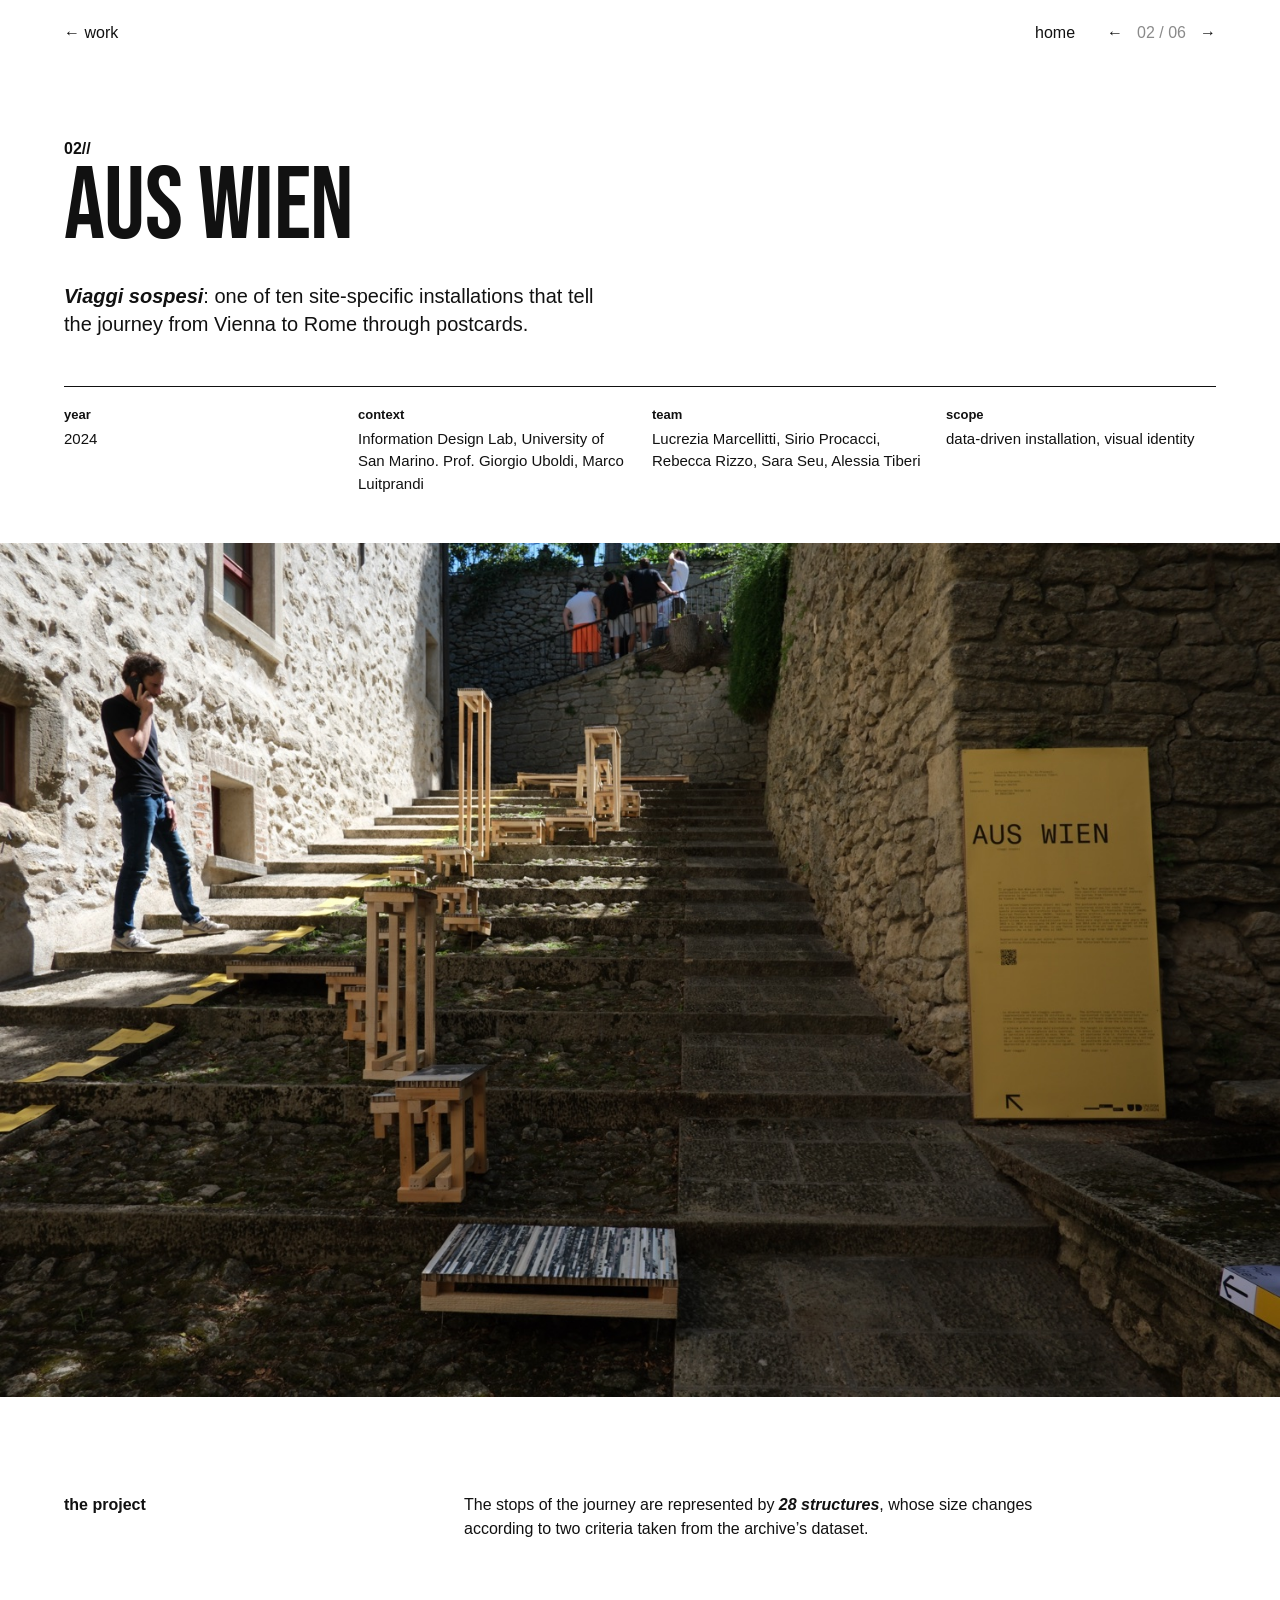
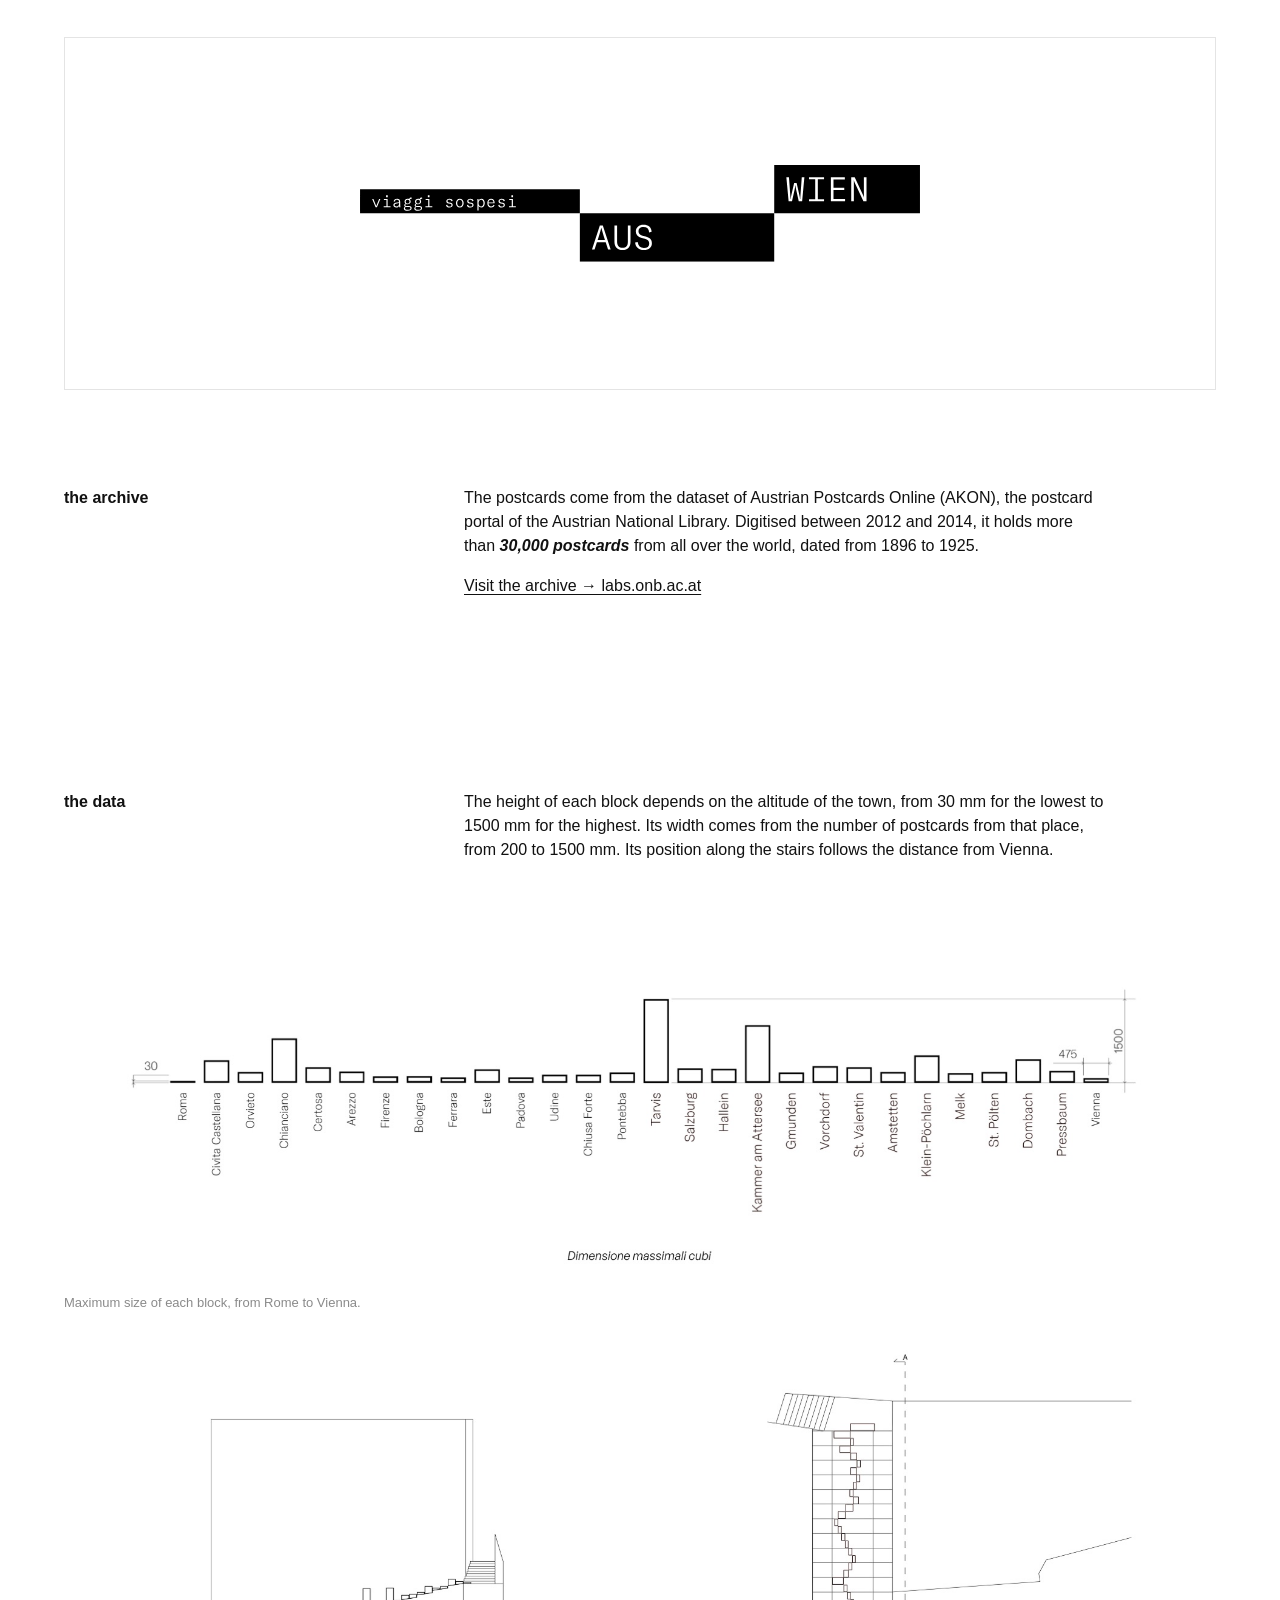
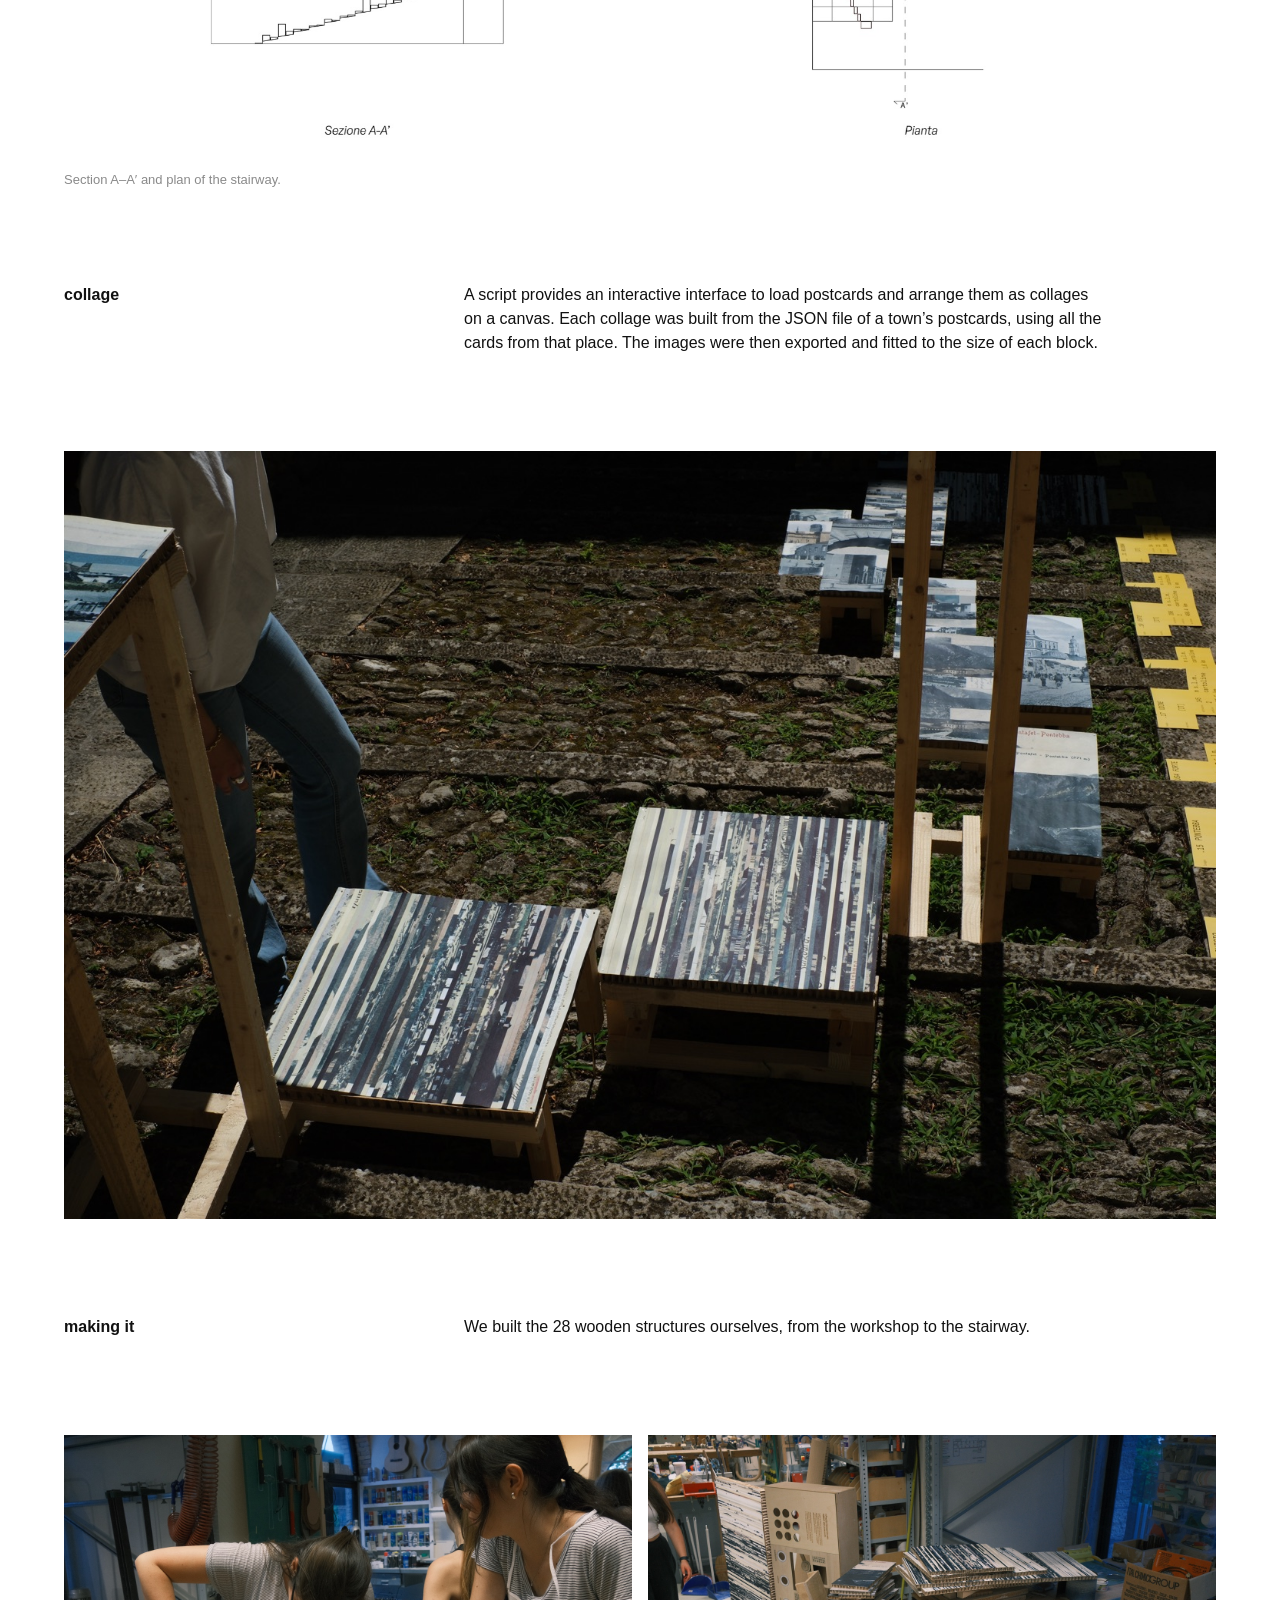
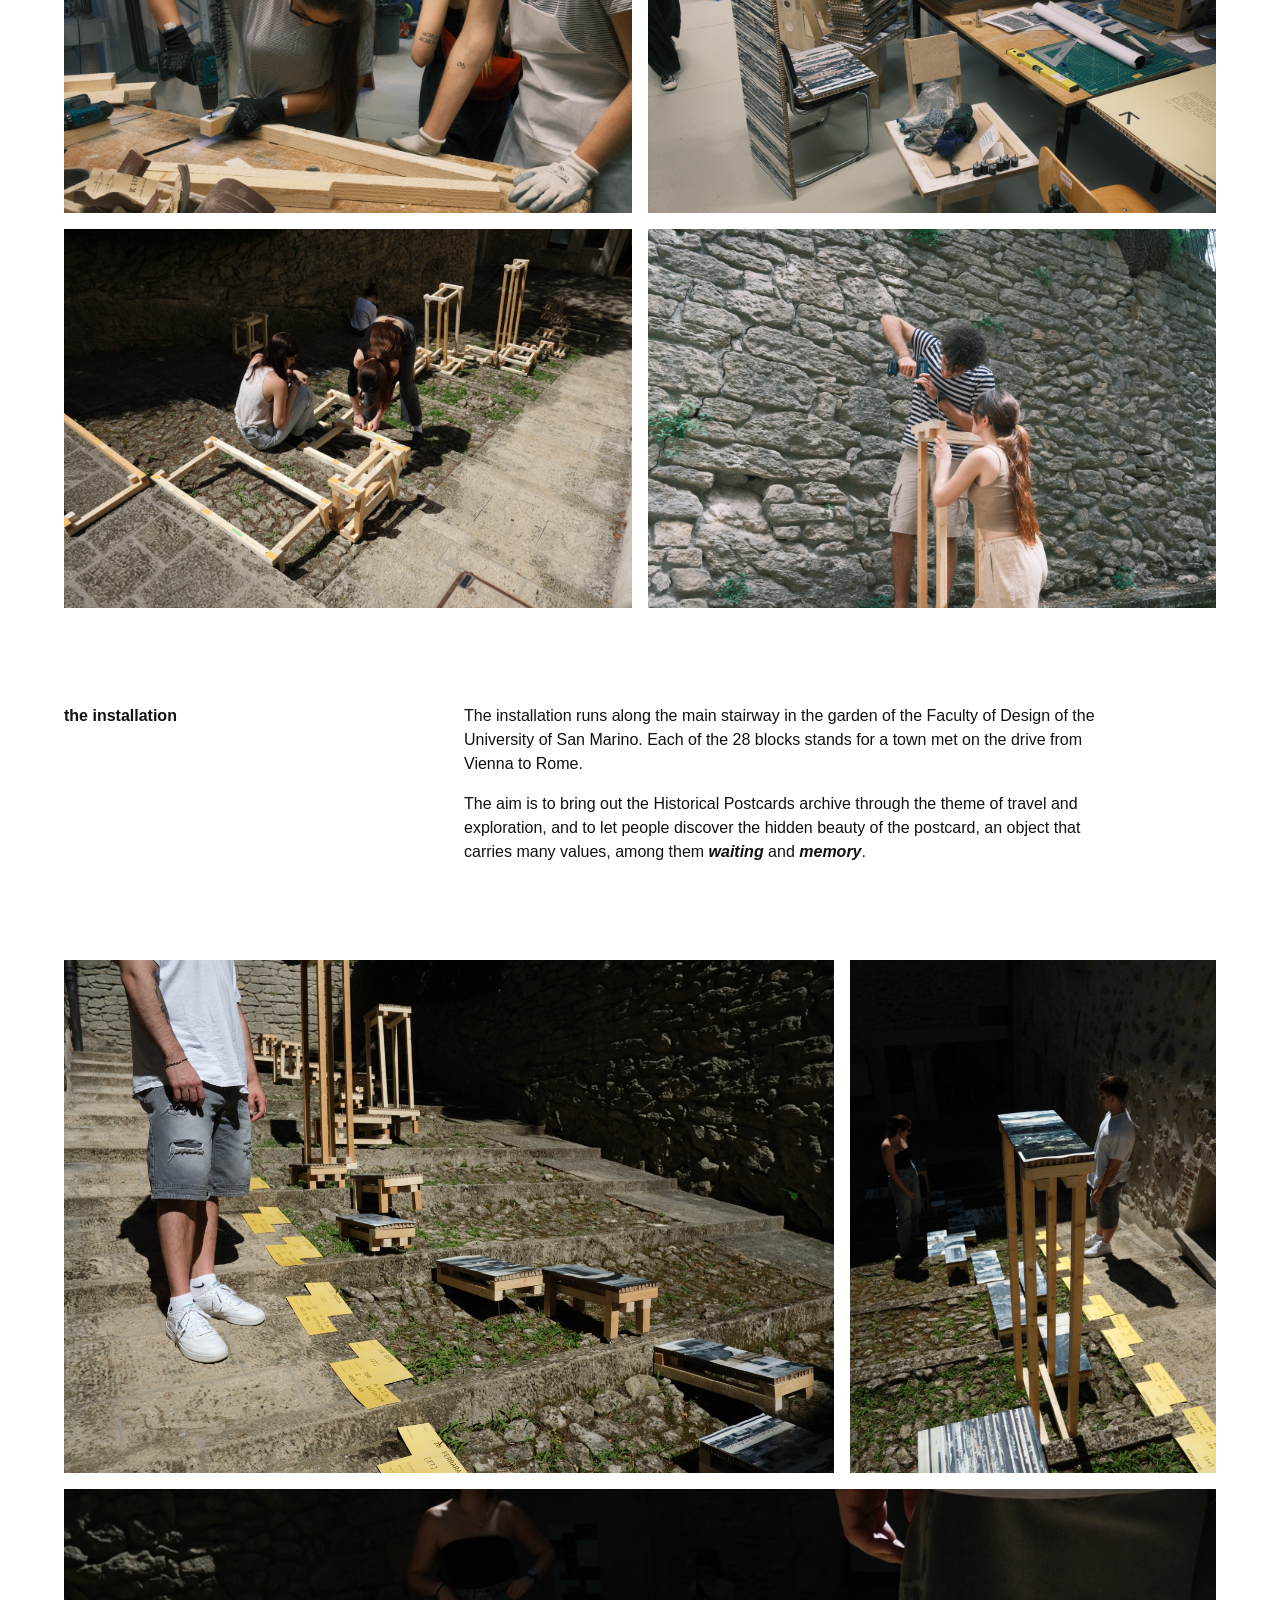
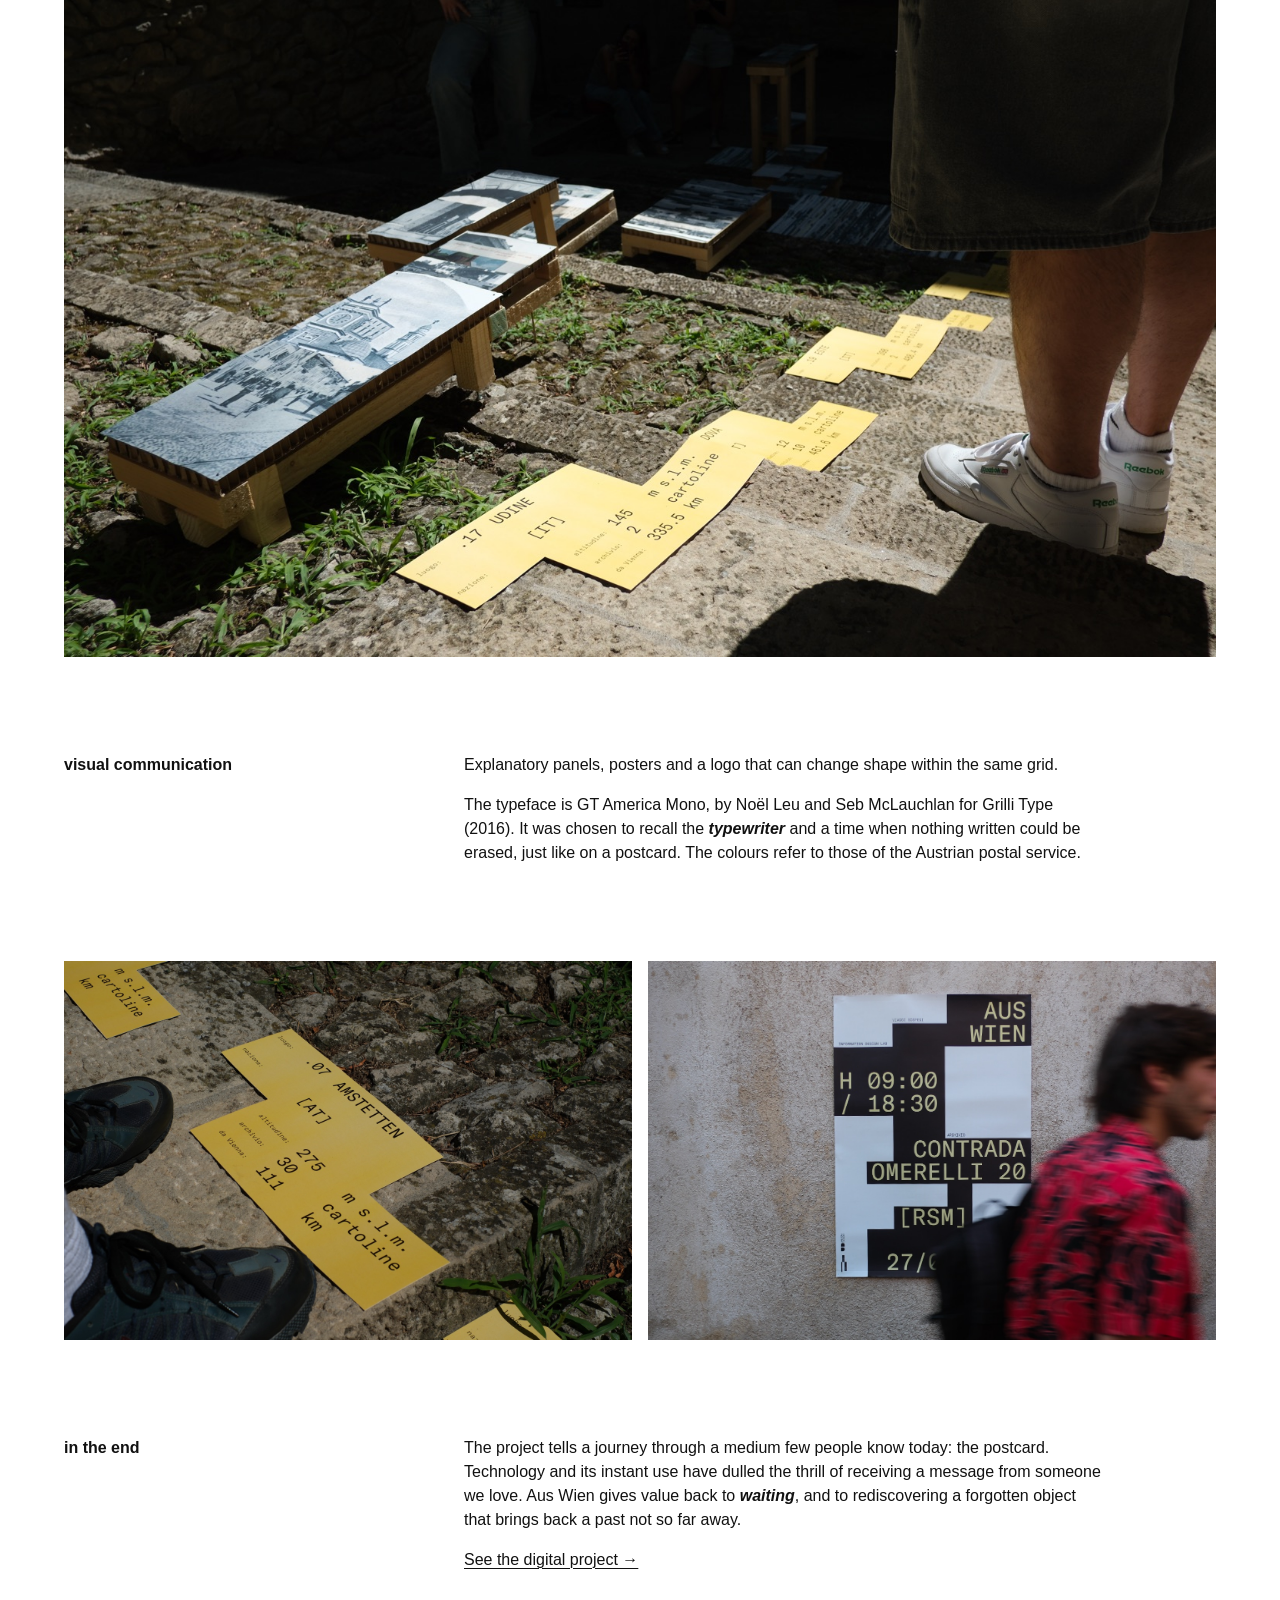
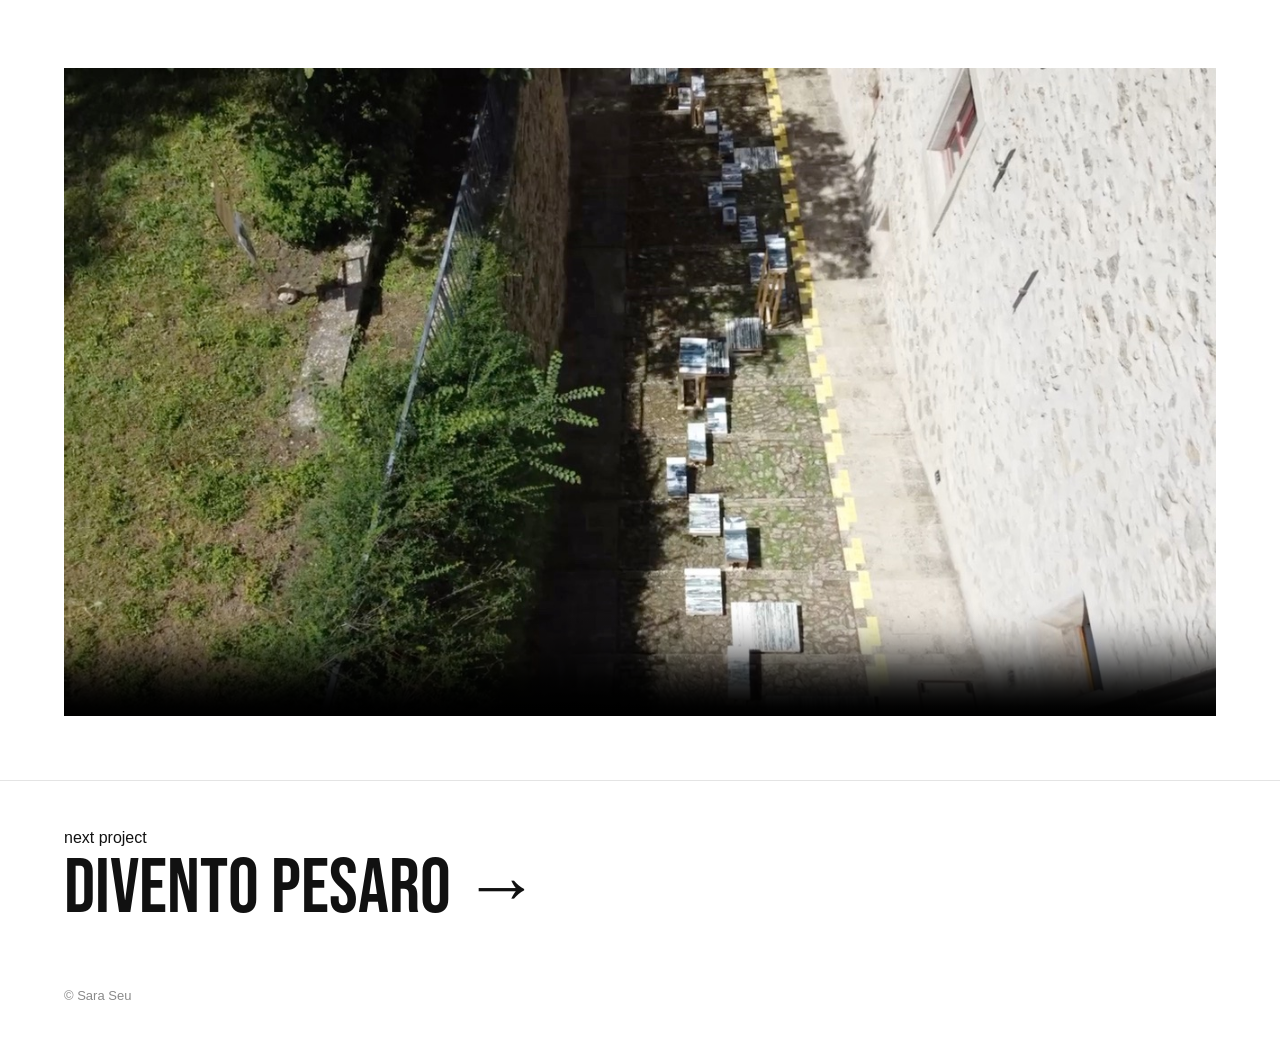
<file: aus-wien.html>
<!doctype html>
<html lang="en">
  <head>
    <meta charset="UTF-8" />
    <meta name="viewport" content="width=device-width, initial-scale=1.0" />
    <title>Aus Wien — Sara Seu</title>
    <meta
      name="description"
      content="Aus Wien, viaggi sospesi: a site-specific installation that tells the journey from Vienna to Rome through historical postcards."
    />
    <link rel="stylesheet" href="project-style.css?v=12" />
  </head>
  <body>
    <header class="topbar">
      <a href="/work">← work</a>
      <nav class="pager" aria-label="Projects">
        <a href="/">home</a>
        <a href="/maeus" aria-label="Previous project: Mæus">←</a>
        <span class="index">02 / 06</span>
        <a href="/divento-pesaro" aria-label="Next project: DiVento Pesaro">→</a>
      </nav>
    </header>

    <main>
      <section class="hero">
        <p class="number">02//</p>
        <h1>Aus Wien</h1>
        <p class="lede">
          <em>Viaggi sospesi</em>: one of ten site-specific installations
          that tell the journey from Vienna to Rome through postcards.
        </p>

        <dl class="meta">
          <div>
            <dt>year</dt>
            <dd>2024</dd>
          </div>
          <div>
            <dt>context</dt>
            <dd>
              Information Design Lab, University of San Marino. Prof.
              Giorgio Uboldi, Marco Luitprandi
            </dd>
          </div>
          <div>
            <dt>team</dt>
            <dd>
              Lucrezia Marcellitti, Sirio Procacci, Rebecca Rizzo, Sara Seu,
              Alessia Tiberi
            </dd>
          </div>
          <div>
            <dt>scope</dt>
            <dd>data-driven installation, visual identity</dd>
          </div>
        </dl>
      </section>

      <figure class="media bleed">
        <img
          src="images/aus-wien/aw-6.jpg"
          alt="The installation along the stone stairway of the faculty garden: wooden structures of different sizes topped with postcard collages, and a yellow Aus Wien panel."
          width="1500"
          height="1000"
        />
      </figure>

      <section class="block">
        <h2>the project</h2>
        <div class="body">
          <p>
            The stops of the journey are represented by
            <em>28 structures</em>, whose size changes according to two
            criteria taken from the archive’s dataset.
          </p>
        </div>
      </section>

      <figure class="panel" style="--panel: #fff; outline: 1px solid var(--line); outline-offset: -1px">
        <img
          src="images/aus-wien/logo.svg"
          alt="The Aus Wien logo: the words viaggi sospesi, AUS and WIEN in white monospaced type on black blocks set on a stepped grid."
          width="1154"
          height="201"
        />
      </figure>

      <section class="block">
        <h2>the archive</h2>
        <div class="body">
          <p>
            The postcards come from the dataset of Austrian Postcards Online
            (AKON), the postcard portal of the Austrian National Library.
            Digitised between 2012 and 2014, it holds more than
            <em>30,000 postcards</em> from all over the world, dated from
            1896 to 1925.
          </p>
          <p>
            <a href="https://labs.onb.ac.at" target="_blank" rel="noopener">Visit the archive → labs.onb.ac.at</a>
          </p>
        </div>
      </section>

      <section class="block">
        <h2>the data</h2>
        <div class="body">
          <p>
            The height of each block depends on the altitude of the town,
            from 30 mm for the lowest to 1500 mm for the highest. Its width
            comes from the number of postcards from that place, from 200 to
            1500 mm. Its position along the stairs follows the distance from
            Vienna.
          </p>
        </div>
      </section>

      <figure class="media">
        <img
          src="images/aus-wien/chart.jpg"
          alt="Chart of the 28 blocks from Roma to Vienna: bar heights vary from 30 to 1500 mm, with the tallest at Tarvis and Kammer am Attersee."
          width="1900"
          height="535"
          loading="lazy"
        />
        <figcaption>Maximum size of each block, from Rome to Vienna.</figcaption>
      </figure>

      <figure class="media">
        <img
          src="images/aus-wien/drawings.jpg"
          alt="Technical drawings: section A-A' showing the blocks climbing the stairway, and a plan of the stairs with the blocks zigzagging along them."
          width="1900"
          height="716"
          loading="lazy"
        />
        <figcaption>Section A–A′ and plan of the stairway.</figcaption>
      </figure>

      <section class="block">
        <h2>collage</h2>
        <div class="body">
          <p>
            A script provides an interactive interface to load postcards and
            arrange them as collages on a canvas. Each collage was built
            from the JSON file of a town’s postcards, using all the cards
            from that place. The images were then exported and fitted to the
            size of each block.
          </p>
        </div>
      </section>

      <figure class="media">
        <img
          src="images/aus-wien/aw-8.jpg"
          alt="Close-up of two wooden blocks topped with black-and-white postcard collages, on the stone steps."
          width="1500"
          height="1000"
          loading="lazy"
        />
      </figure>

      <section class="block">
        <h2>making it</h2>
        <div class="body">
          <p>
            We built the 28 wooden structures ourselves, from the workshop
            to the stairway.
          </p>
        </div>
      </section>

      <div class="pair even">
        <figure class="media">
          <img
            src="images/aus-wien/aw-2.jpg"
            alt="Students in the workshop drilling and assembling wooden frames."
            width="1500"
            height="1000"
            loading="lazy"
          />
        </figure>
        <figure class="media">
          <img
            src="images/aus-wien/aw-4.jpg"
            alt="The workshop with wooden structures and materials laid out on the tables."
            width="1500"
            height="1000"
            loading="lazy"
          />
        </figure>
      </div>

      <div class="pair even">
        <figure class="media">
          <img
            src="images/aus-wien/aw-5.jpg"
            alt="Assembling wooden frames on the stone stairway."
            width="1500"
            height="1000"
            loading="lazy"
          />
        </figure>
        <figure class="media">
          <img
            src="images/aus-wien/aw-3.jpg"
            alt="Two students placing a tall wooden structure against the stone wall."
            width="1500"
            height="1000"
            loading="lazy"
          />
        </figure>
      </div>

      <section class="block">
        <h2>the installation</h2>
        <div class="body">
          <p>
            The installation runs along the main stairway in the garden of
            the Faculty of Design of the University of San Marino. Each of
            the 28 blocks stands for a town met on the drive from Vienna to
            Rome.
          </p>
          <p>
            The aim is to bring out the Historical Postcards archive through
            the theme of travel and exploration, and to let people discover
            the hidden beauty of the postcard, an object that carries many
            values, among them <em>waiting</em> and <em>memory</em>.
          </p>
        </div>
      </section>

      <div class="pair">
        <figure class="media">
          <img
            src="images/aus-wien/aw-10.jpg"
            alt="The stairway with blocks of different heights and yellow labels marking each town."
            width="1500"
            height="1000"
            loading="lazy"
          />
        </figure>
        <figure class="media">
          <img
            src="images/aus-wien/aw-11.jpg"
            alt="Vertical view of a tall wooden block on the stairs, its top covered with a postcard collage."
            width="1000"
            height="1500"
            loading="lazy"
          />
        </figure>
      </div>

      <figure class="media">
        <img
          src="images/aus-wien/aw-9.jpg"
          alt="A low wooden block with a postcard collage and yellow labels on the steps, a visitor walking past."
          width="1500"
          height="1000"
          loading="lazy"
        />
      </figure>

      <section class="block">
        <h2>visual communication</h2>
        <div class="body">
          <p>
            Explanatory panels, posters and a logo that can change shape
            within the same grid.
          </p>
          <p>
            The typeface is GT America Mono, by Noël Leu and Seb McLauchlan
            for Grilli Type (2016). It was chosen to recall the
            <em>typewriter</em> and a time when nothing written could be
            erased, just like on a postcard. The colours refer to those of
            the Austrian postal service.
          </p>
        </div>
      </section>

      <div class="pair even">
        <figure class="media">
          <img
            src="images/aus-wien/aw-7.jpg"
            alt="Yellow town labels on the stone steps in monospaced type: 07 Amstetten (AT), 275 m s.l.m., 30 cartoline, 111 km."
            width="1500"
            height="1000"
            loading="lazy"
          />
        </figure>
        <figure class="media">
          <img
            src="images/aus-wien/poster.jpg"
            alt="The black-and-white Aus Wien poster on a stone wall, with the time, place and date 27/06/2024, a passer-by in front."
            width="1800"
            height="909"
            loading="lazy"
          />
        </figure>
      </div>

      <section class="block">
        <h2>in the end</h2>
        <div class="body">
          <p>
            The project tells a journey through a medium few people know
            today: the postcard. Technology and its instant use have dulled
            the thrill of receiving a message from someone we love. Aus Wien
            gives value back to <em>waiting</em>, and to rediscovering a
            forgotten object that brings back a past not so far away.
          </p>
          <p>
            <a href="https://readymag.website/u3076303496/4854038/" target="_blank" rel="noopener">See the digital project →</a>
          </p>
        </div>
      </section>

      <figure class="media">
        <video
          controls
          preload="none"
          playsinline
          poster="images/aus-wien/video-poster.jpg"
          width="1280"
          height="720"
        >
          <source src="images/aus-wien/aus-wien.mp4" type="video/mp4" />
        </video>
      </figure>

      <a class="next" href="/divento-pesaro">
        <small>next project</small>
        <strong>DiVento Pesaro</strong>
      </a>
    </main>

    <footer class="credits">© Sara Seu</footer>
  </body>
</html>
</file>
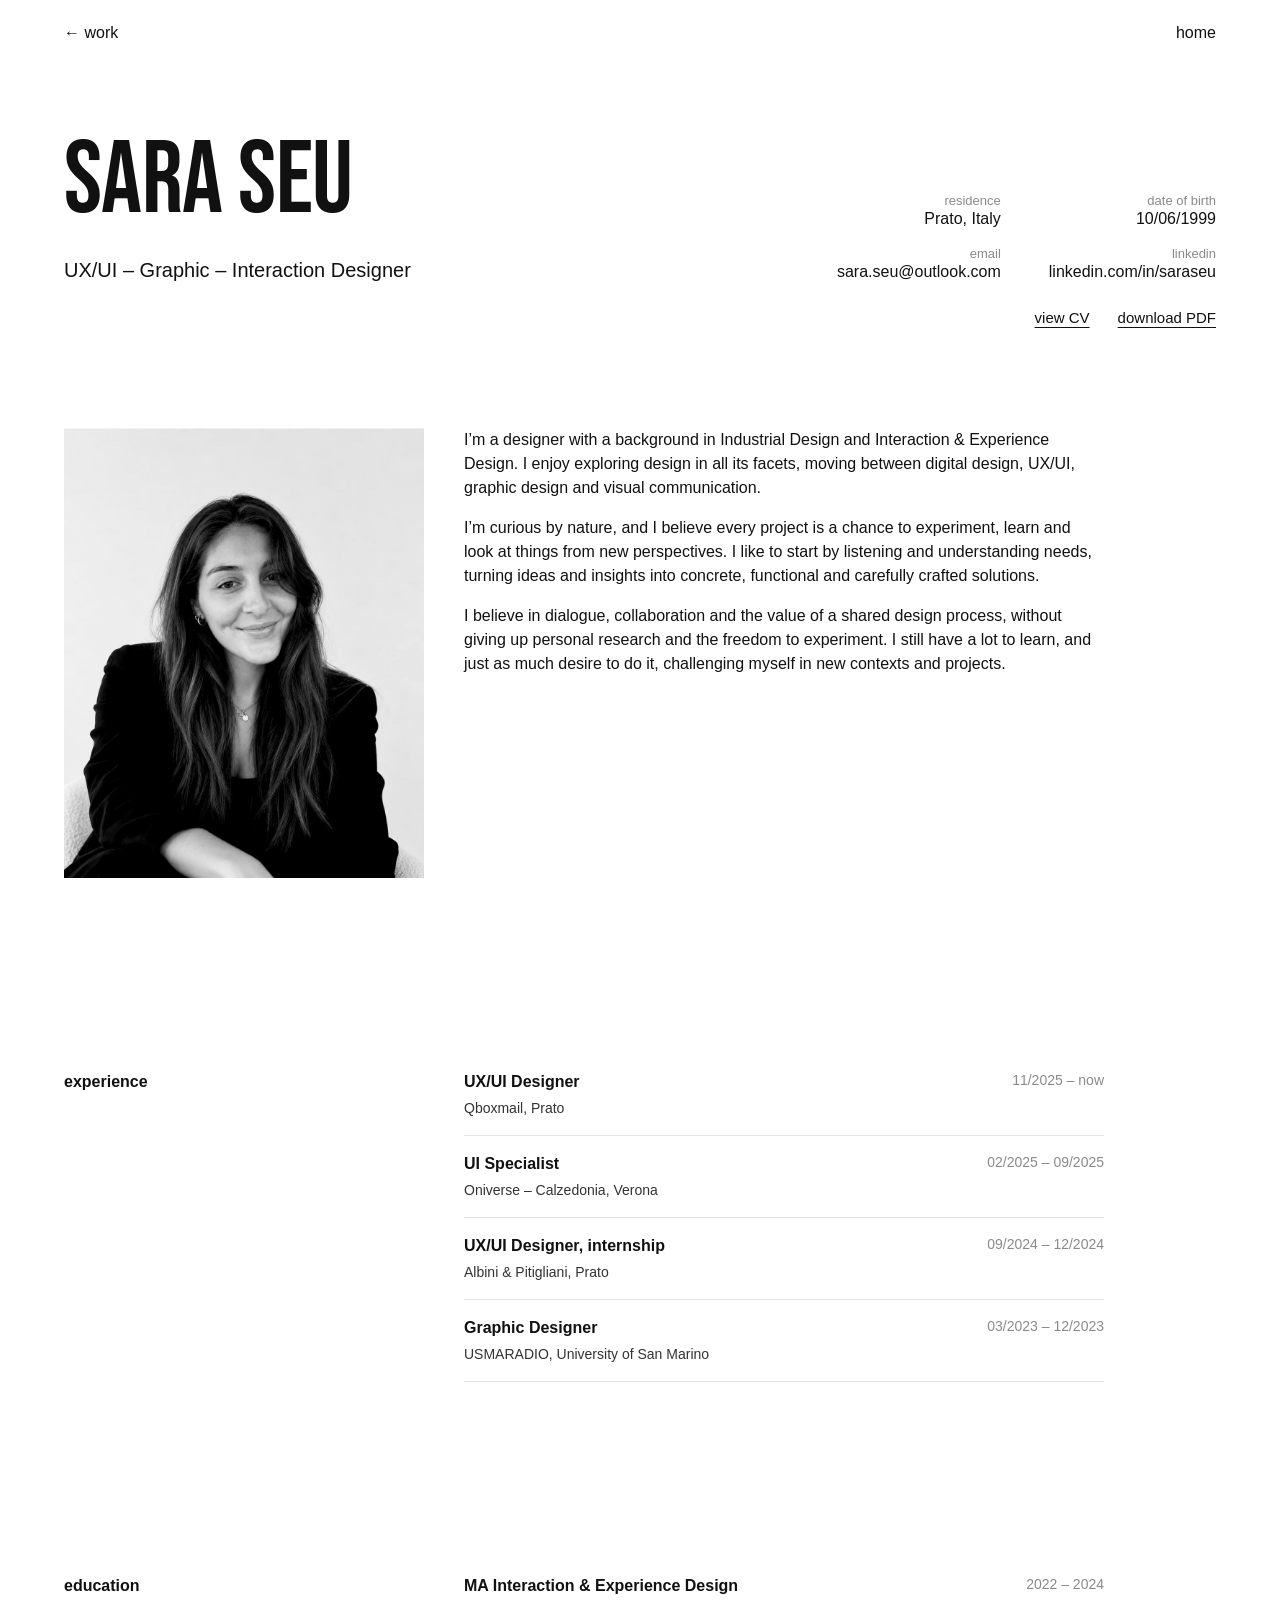
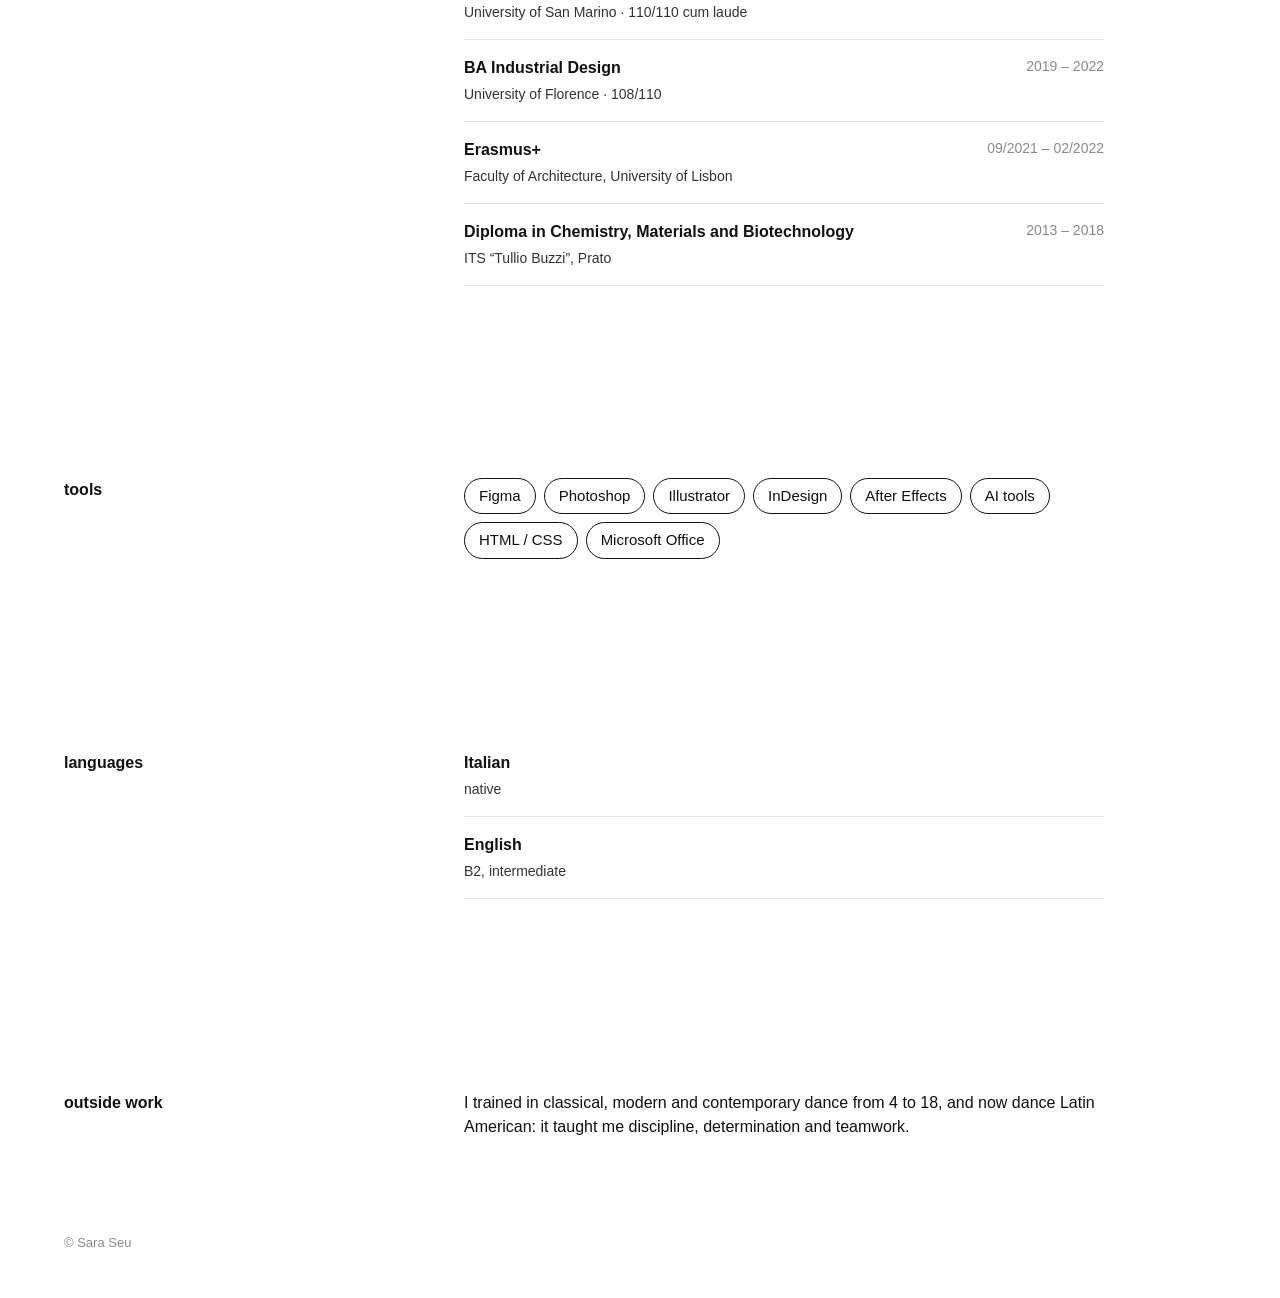
<file: curriculum.html>
<!doctype html>
<html lang="en">
  <head>
    <meta charset="UTF-8" />
    <meta name="viewport" content="width=device-width, initial-scale=1.0" />
    <title>Curriculum — Sara Seu</title>
    <meta name="description" content="Curriculum of Sara Seu, UX/UI, graphic and interaction designer based in Prato, Italy." />
    <link rel="stylesheet" href="project-style.css?v=12" />
  </head>
  <body>
    <header class="topbar">
      <a href="/work">← work</a>
      <a href="/">home</a>
    </header>

    <main>
      <section class="hero hero--cv">
        <div class="cv-id">
          <h1>Sara Seu</h1>
          <p class="lede">UX/UI – Graphic – Interaction Designer</p>
        </div>
        <div class="cv-side">
          <dl class="cv-contacts">
            <div class="c-email"><dt>email</dt><dd><a href="mailto:sara.seu@outlook.com">sara.seu@outlook.com</a></dd></div>
            <div class="c-residence"><dt>residence</dt><dd>Prato, Italy</dd></div>
            <div class="c-linkedin"><dt>linkedin</dt><dd><a href="https://www.linkedin.com/in/saraseu" target="_blank" rel="noopener">linkedin.com/in/saraseu</a></dd></div>
            <div class="c-birth"><dt>date of birth</dt><dd>10/06/1999</dd></div>
          </dl>
          <p class="cv-links">
            <a href="/Sara_Seu_CV.pdf" target="_blank" rel="noopener">view CV</a>
            <a href="/Sara_Seu_CV.pdf" download="Sara_Seu_CV.pdf">download PDF</a>
          </p>
        </div>
      </section>

      <section class="block about">
        <div>
          <h2 class="visually-hidden">about</h2>
          <img
            class="portrait"
            src="images/about/sara-seu.jpg"
            alt="Black-and-white portrait of Sara Seu, smiling, with long dark hair and a black blazer."
            width="1000"
            height="1250"
          />
        </div>
        <div class="body">
          <p>
            I’m a designer with a background in Industrial Design and
            Interaction &amp; Experience Design. I enjoy exploring design in
            all its facets, moving between digital design, UX/UI, graphic
            design and visual communication.
          </p>
          <p>
            I’m curious by nature, and I believe every project is a chance to
            experiment, learn and look at things from new perspectives. I like
            to start by listening and understanding needs, turning ideas and
            insights into concrete, functional and carefully crafted
            solutions.
          </p>
          <p>
            I believe in dialogue, collaboration and the value of a shared
            design process, without giving up personal research and the
            freedom to experiment. I still have a lot to learn, and just as
            much desire to do it, challenging myself in new contexts and
            projects.
          </p>
        </div>
      </section>

      <section class="block">
        <h2>experience</h2>
        <div class="body">
          <ul class="cv-list">
            <li><b>UX/UI Designer</b><span>Qboxmail, Prato</span><time>11/2025 – now</time></li>
            <li><b>UI Specialist</b><span>Oniverse – Calzedonia, Verona</span><time>02/2025 – 09/2025</time></li>
            <li><b>UX/UI Designer, internship</b><span>Albini &amp; Pitigliani, Prato</span><time>09/2024 – 12/2024</time></li>
            <li><b>Graphic Designer</b><span>USMARADIO, University of San Marino</span><time>03/2023 – 12/2023</time></li>
          </ul>
        </div>
      </section>

      <section class="block">
        <h2>education</h2>
        <div class="body">
          <ul class="cv-list">
            <li><b>MA Interaction &amp; Experience Design</b><span>University of San Marino · 110/110 cum laude</span><time>2022 – 2024</time></li>
            <li><b>BA Industrial Design</b><span>University of Florence · 108/110</span><time>2019 – 2022</time></li>
            <li><b>Erasmus+</b><span>Faculty of Architecture, University of Lisbon</span><time>09/2021 – 02/2022</time></li>
            <li><b>Diploma in Chemistry, Materials and Biotechnology</b><span>ITS “Tullio Buzzi”, Prato</span><time>2013 – 2018</time></li>
          </ul>
        </div>
      </section>

      <section class="block">
        <h2>tools</h2>
        <div class="body">
          <ul class="tags">
            <li>Figma</li>
            <li>Photoshop</li>
            <li>Illustrator</li>
            <li>InDesign</li>
            <li>After Effects</li>
            <li>AI tools</li>
            <li>HTML / CSS</li>
            <li>Microsoft Office</li>
          </ul>
        </div>
      </section>

      <section class="block">
        <h2>languages</h2>
        <div class="body">
          <ul class="cv-list">
            <li><b>Italian</b><span>native</span></li>
            <li><b>English</b><span>B2, intermediate</span></li>
          </ul>
        </div>
      </section>

      <section class="block">
        <h2>outside work</h2>
        <div class="body">
          <p>
            I trained in classical, modern and contemporary dance from 4 to
            18, and now dance Latin American: it taught me discipline,
            determination and teamwork.
          </p>
        </div>
      </section>
    </main>

    <footer class="credits">© Sara Seu</footer>
  </body>
</html>
</file>
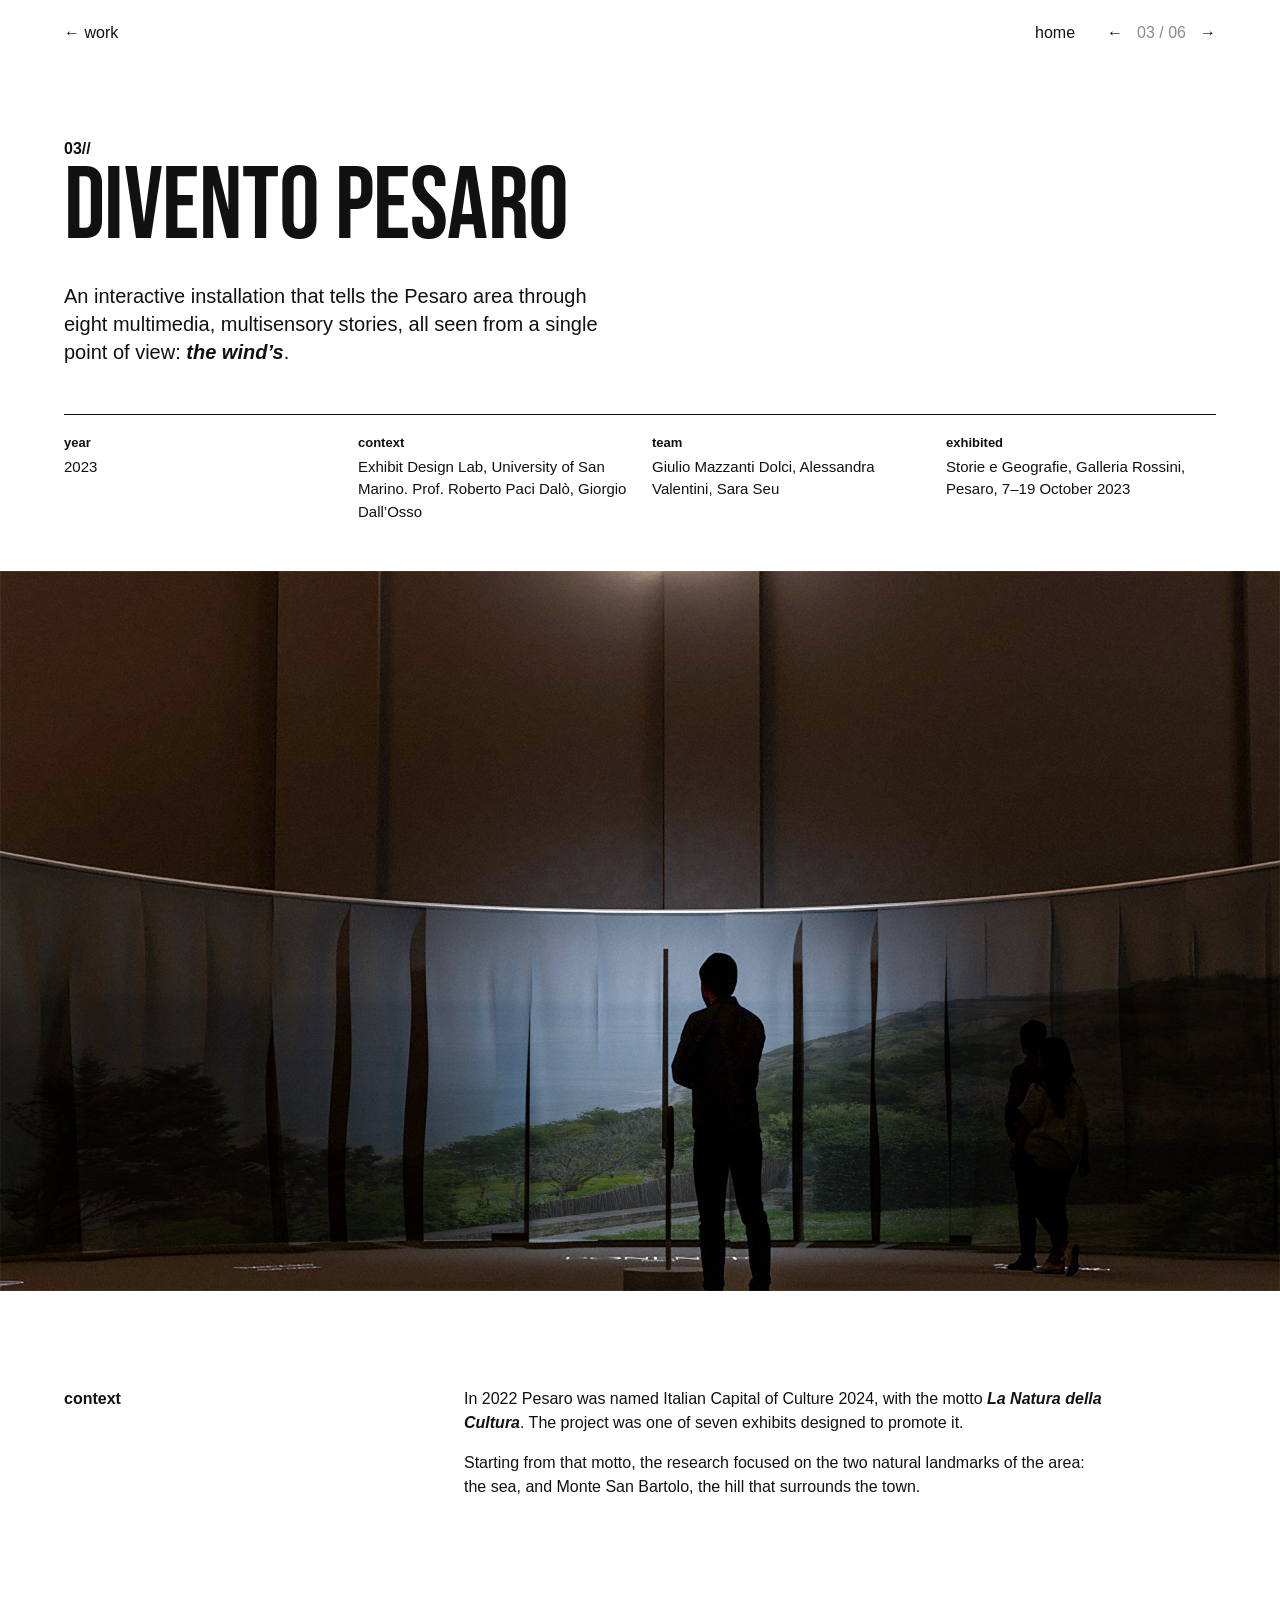
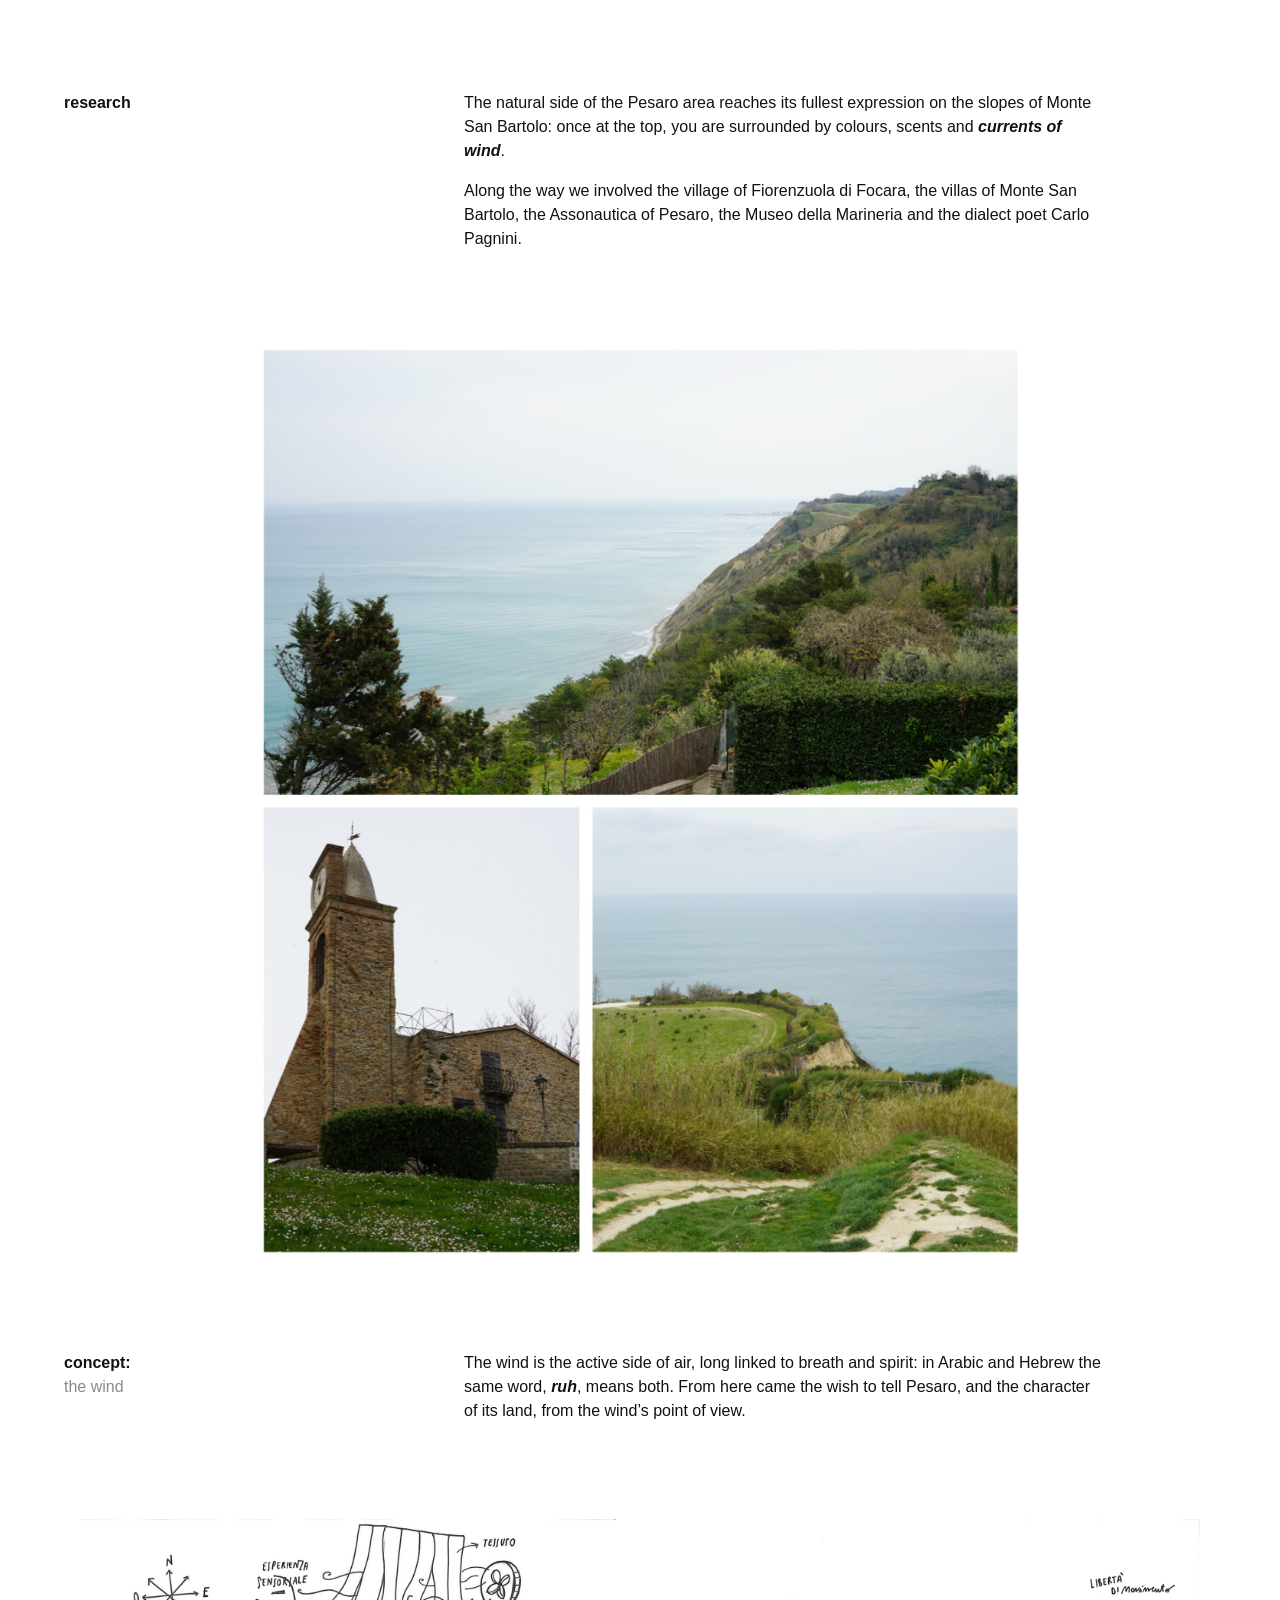
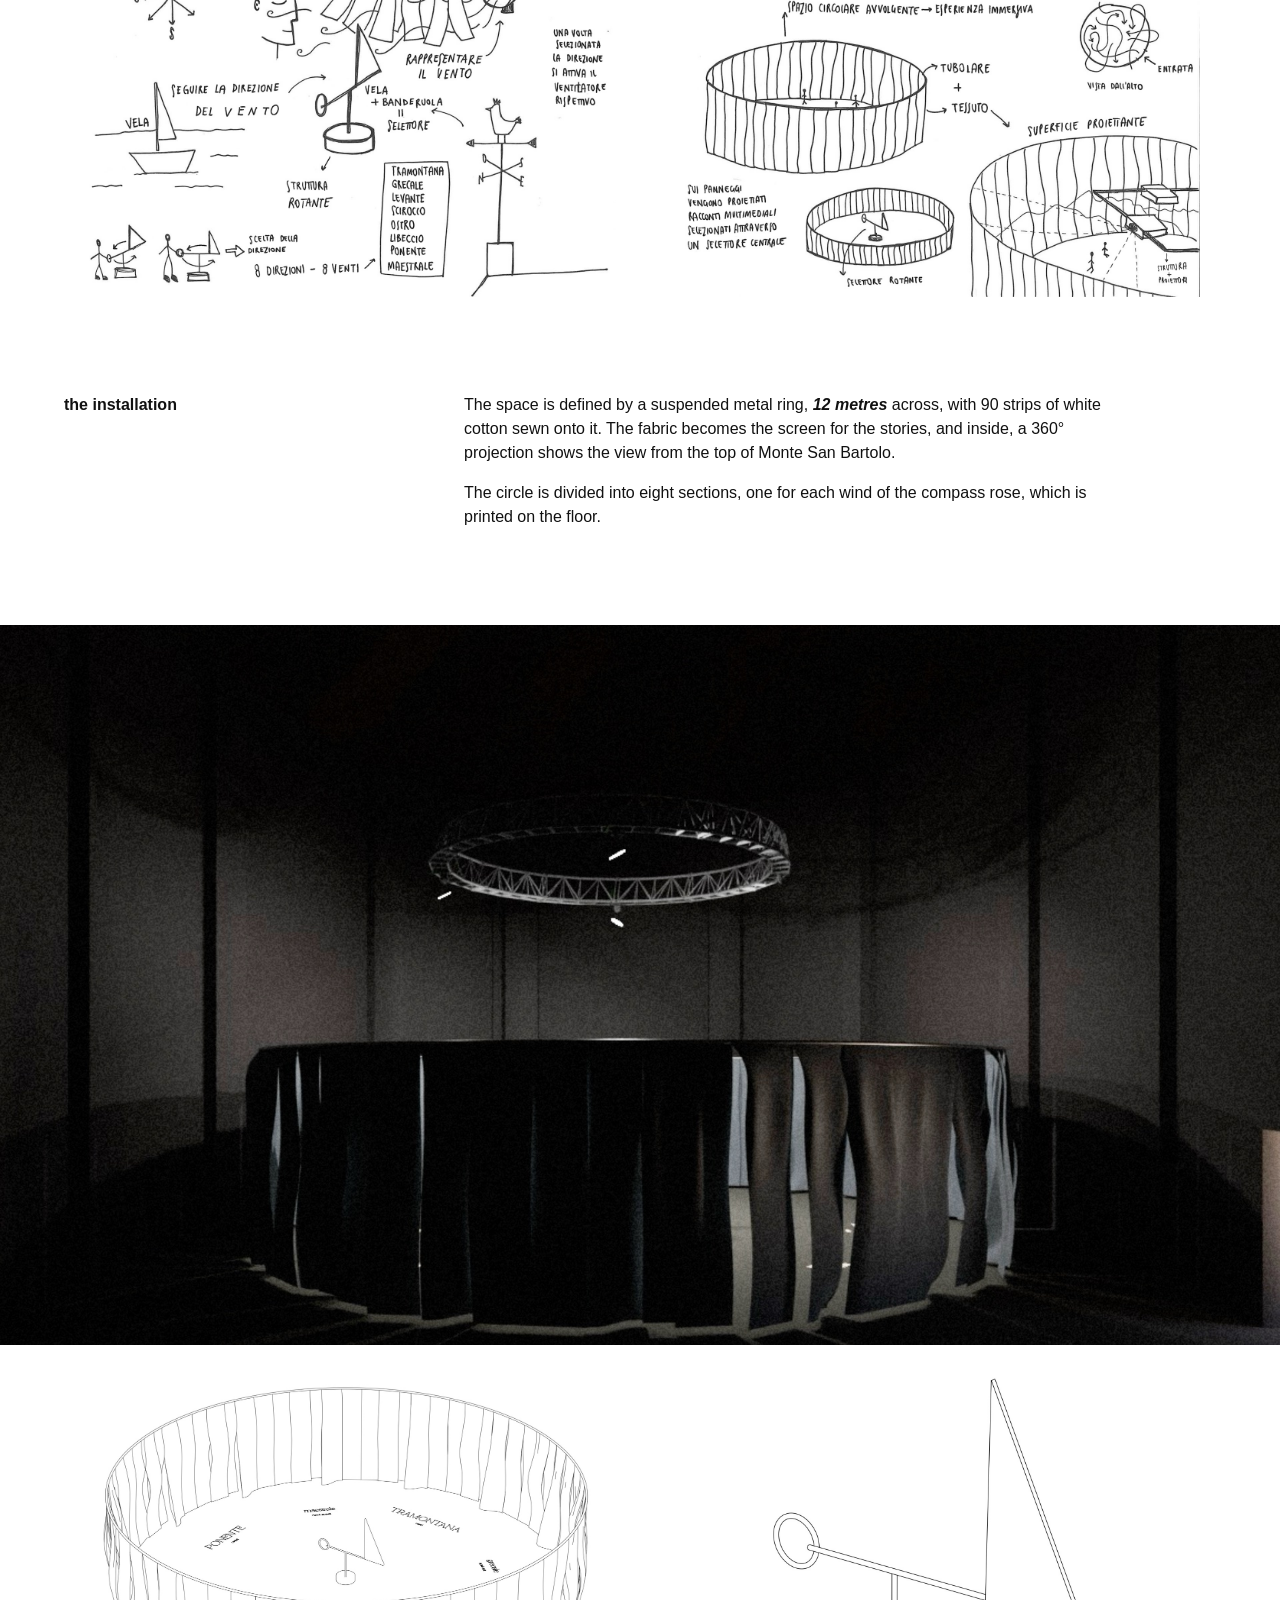
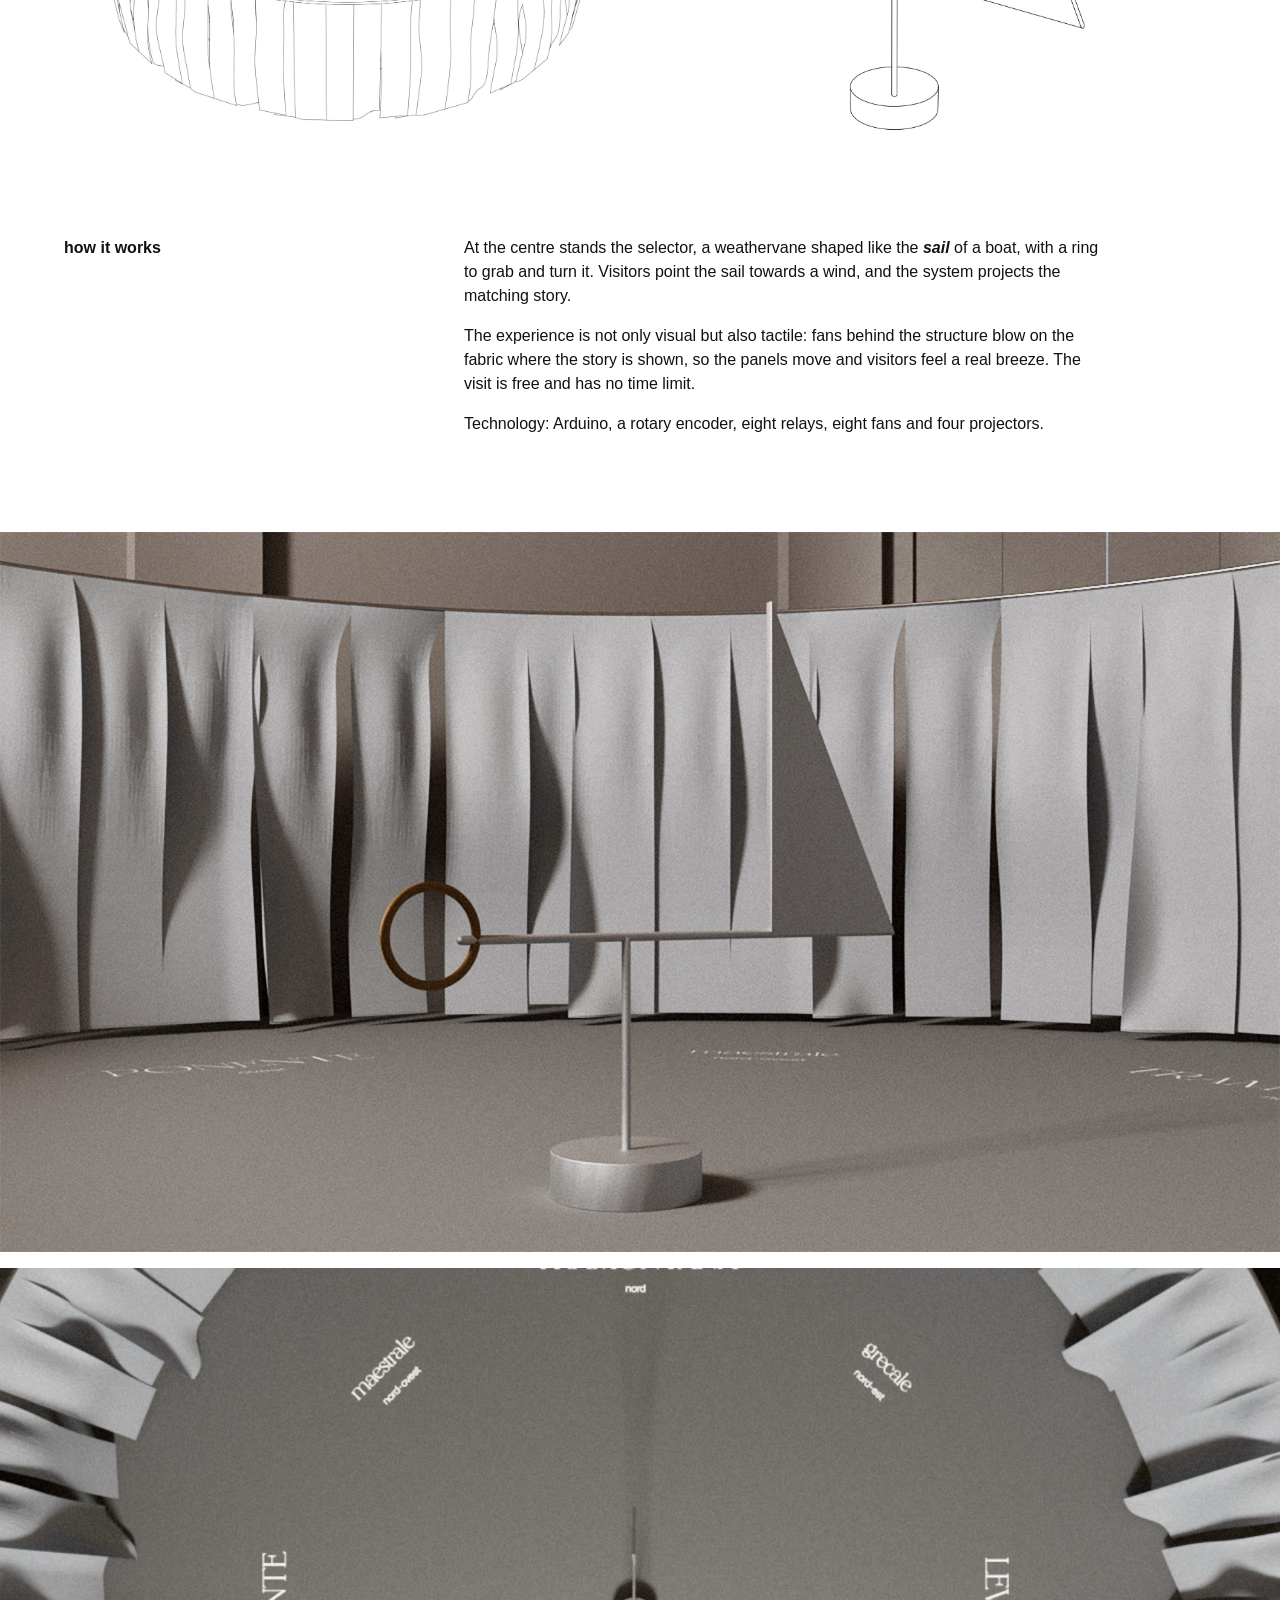
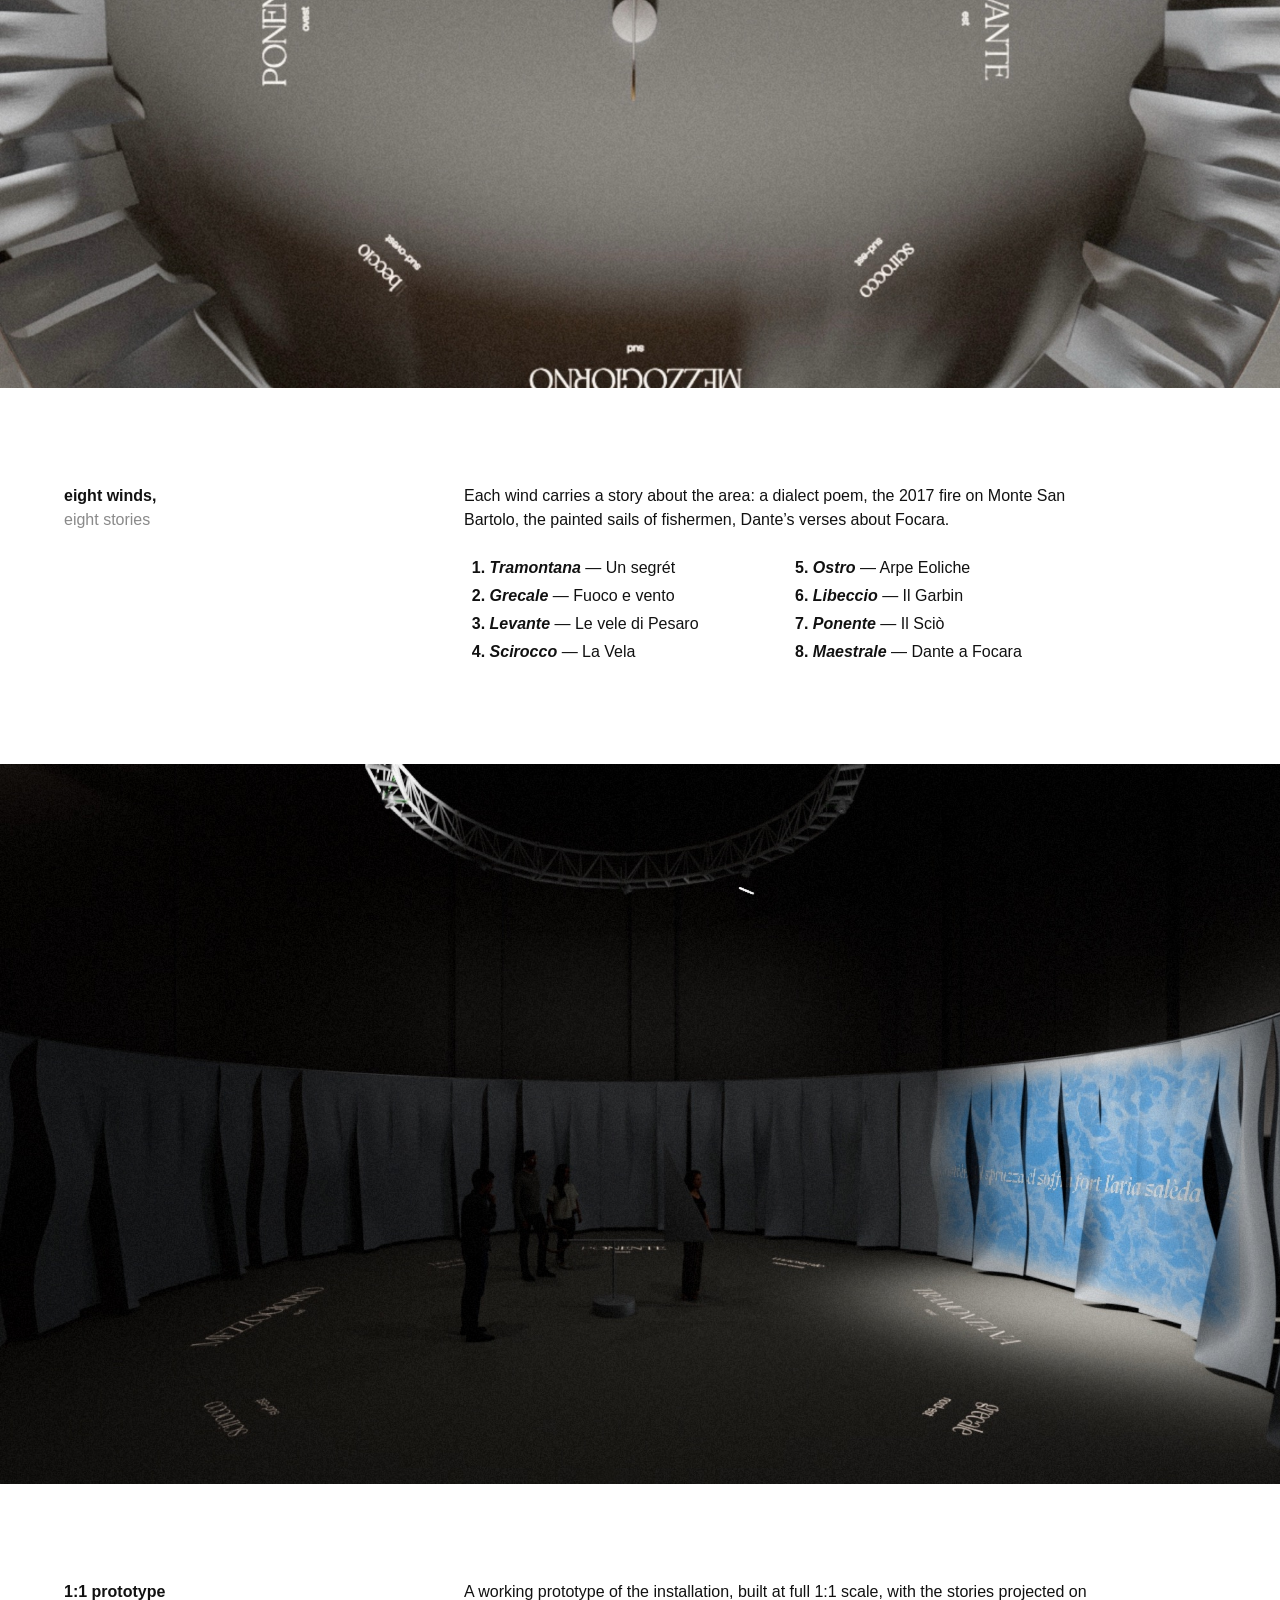
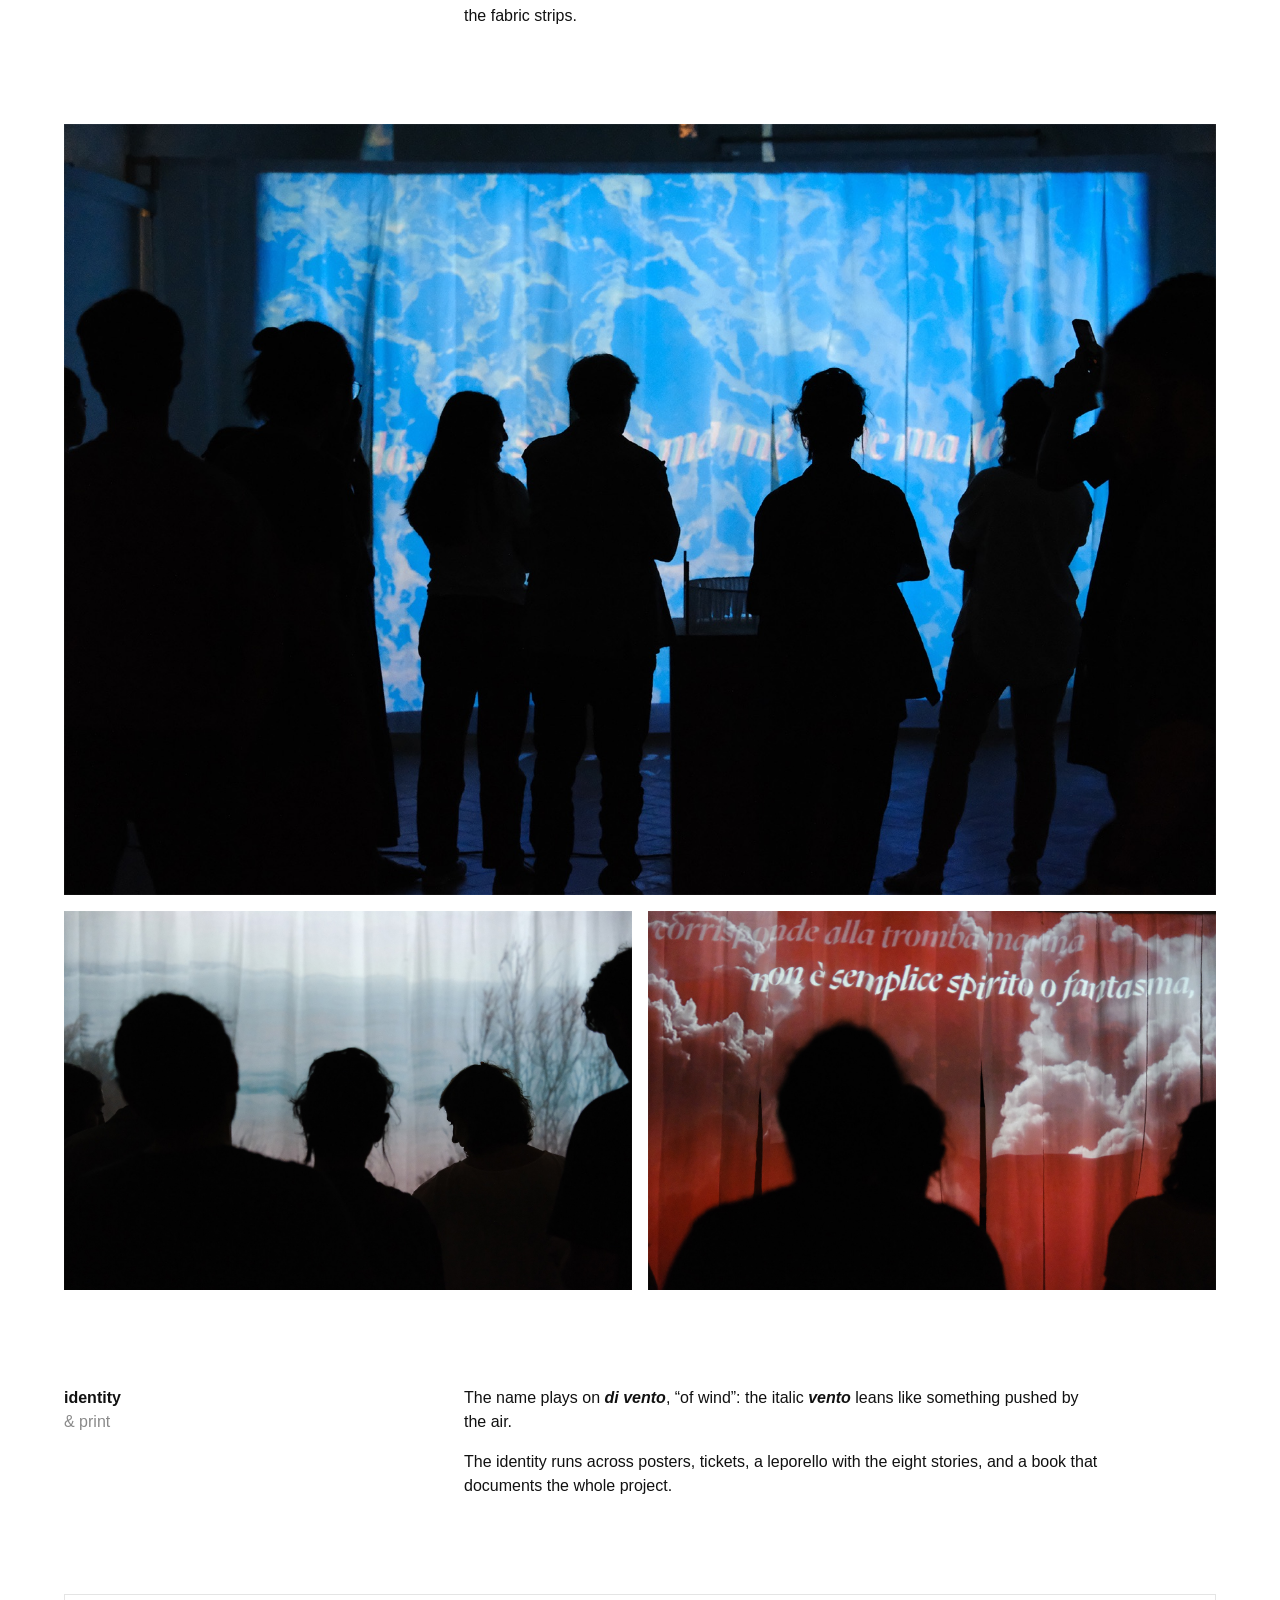
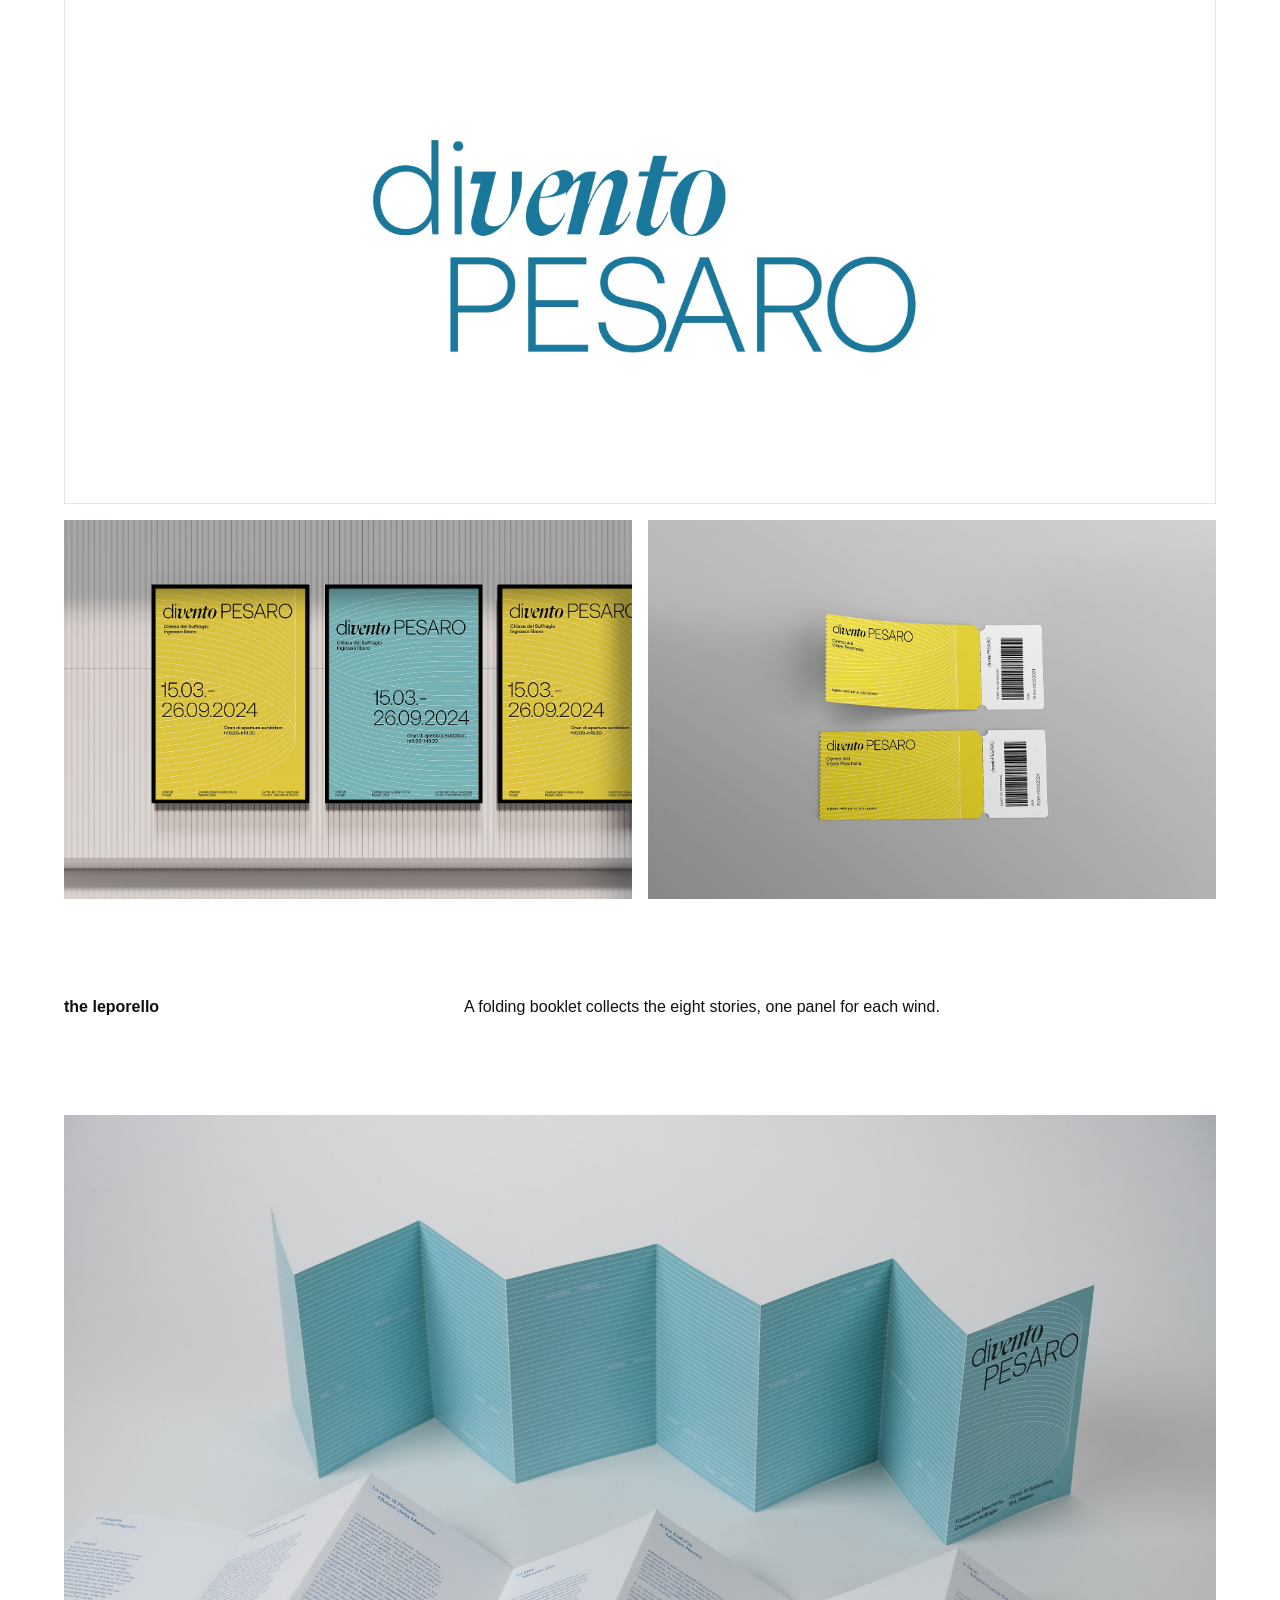
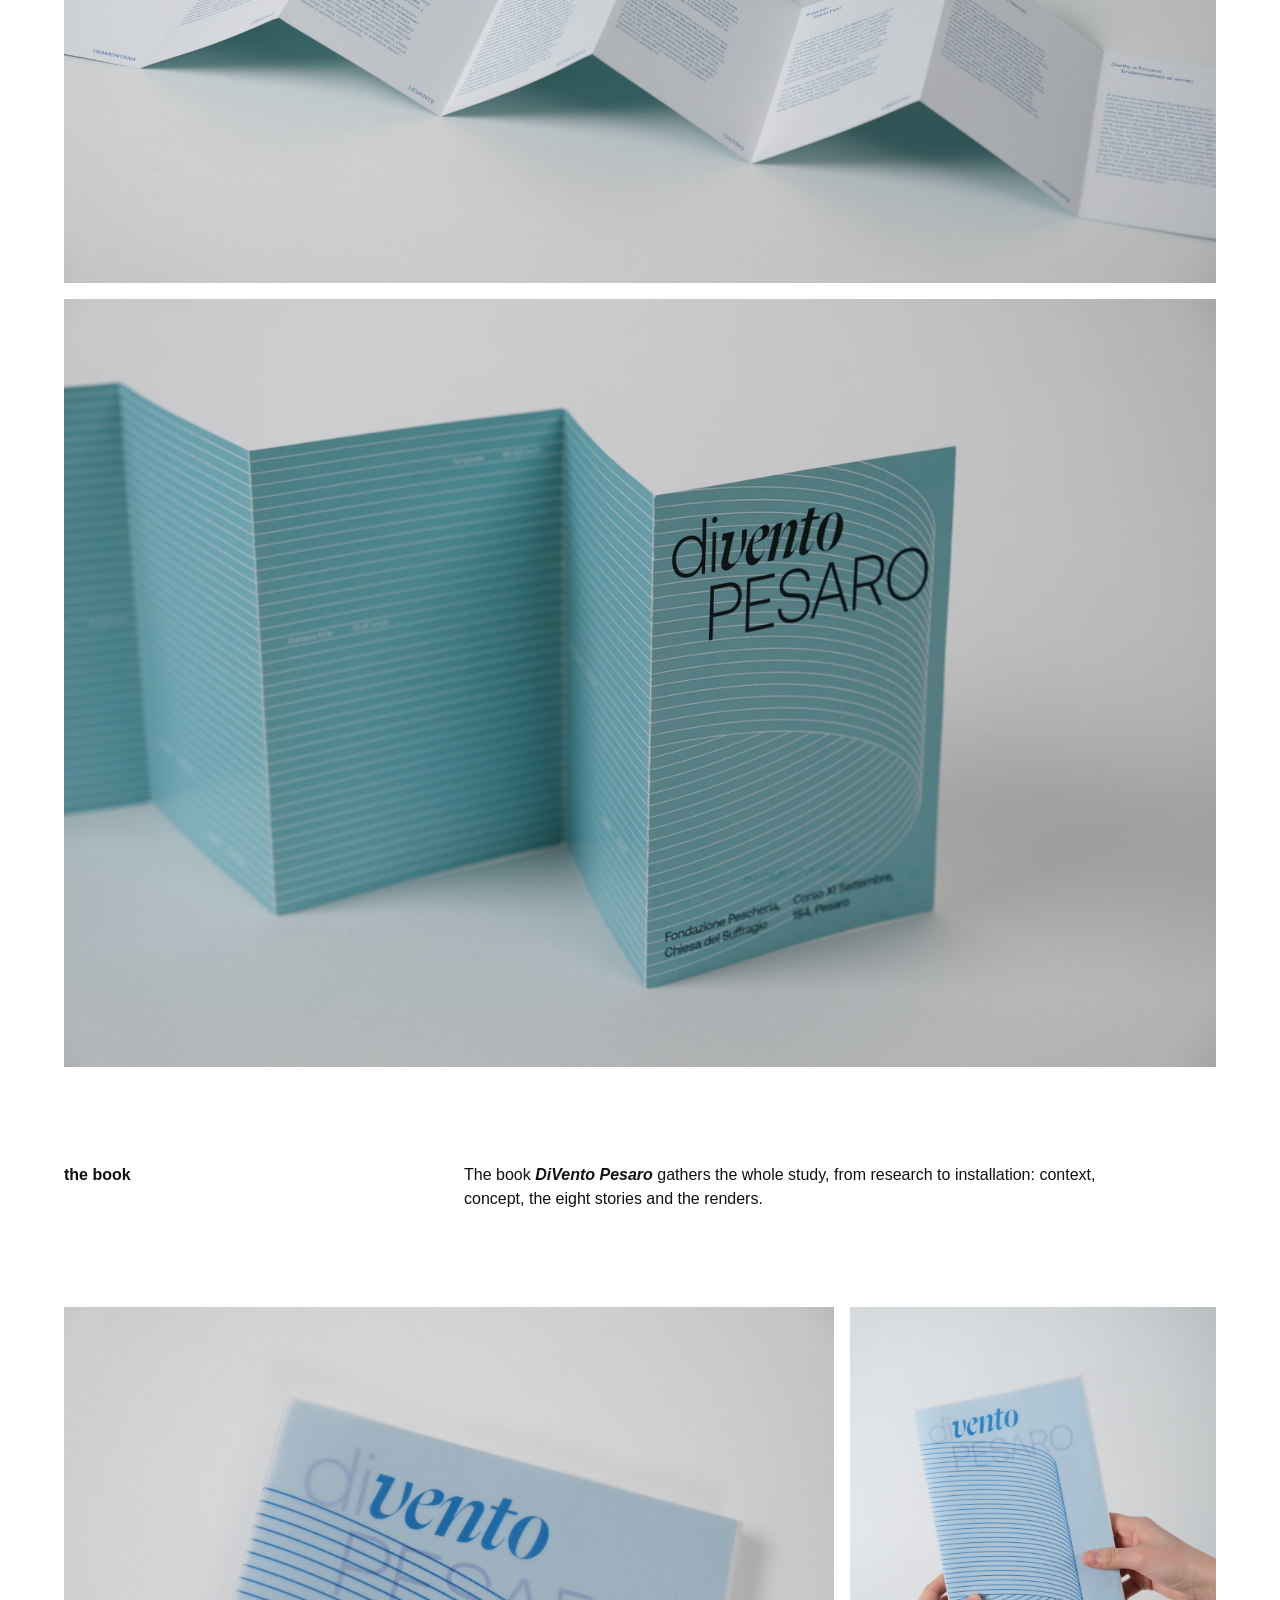
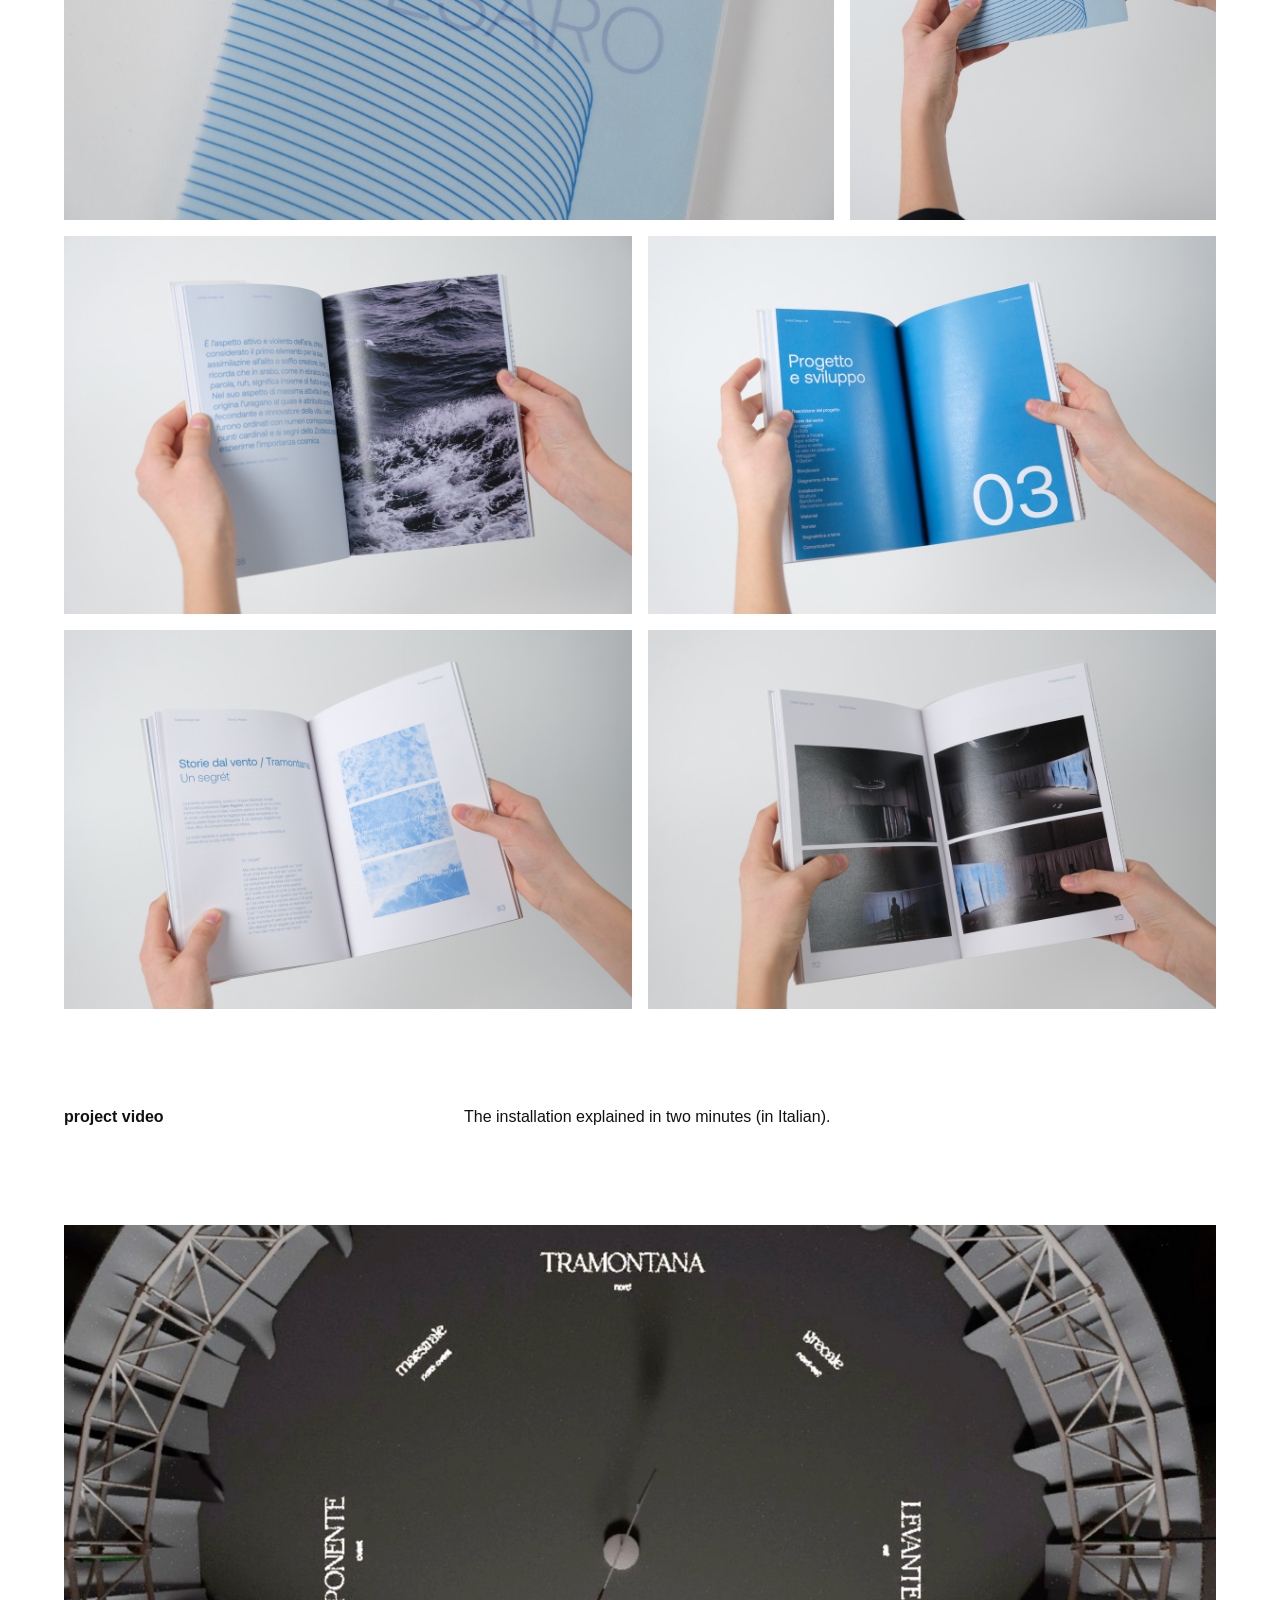
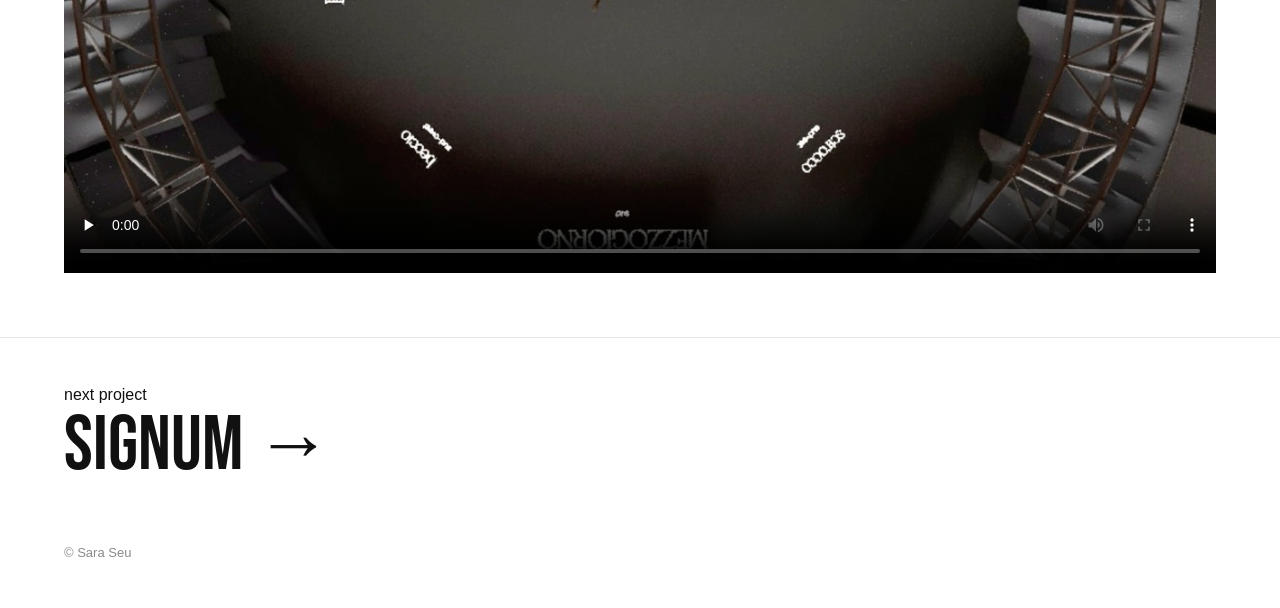
<file: divento-pesaro.html>
<!doctype html>
<html lang="en">
  <head>
    <meta charset="UTF-8" />
    <meta name="viewport" content="width=device-width, initial-scale=1.0" />
    <title>DiVento Pesaro — Sara Seu</title>
    <meta
      name="description"
      content="DiVento Pesaro, an interactive installation that tells the Pesaro area through eight stories seen from the point of view of the wind."
    />
    <link rel="stylesheet" href="project-style.css?v=12" />
  </head>
  <body>
    <header class="topbar">
      <a href="/work">← work</a>
      <nav class="pager" aria-label="Projects">
        <a href="/">home</a>
        <a href="/aus-wien" aria-label="Previous project: Aus Wien">←</a>
        <span class="index">03 / 06</span>
        <a href="/signum" aria-label="Next project: Signum">→</a>
      </nav>
    </header>

    <main>
      <section class="hero">
        <p class="number">03//</p>
        <h1>DiVento Pesaro</h1>
        <p class="lede">
          An interactive installation that tells the Pesaro area through
          eight multimedia, multisensory stories, all seen from a single
          point of view: <em>the wind’s</em>.
        </p>

        <dl class="meta">
          <div>
            <dt>year</dt>
            <dd>2023</dd>
          </div>
          <div>
            <dt>context</dt>
            <dd>
              Exhibit Design Lab, University of San Marino. Prof. Roberto
              Paci Dalò, Giorgio Dall’Osso
            </dd>
          </div>
          <div>
            <dt>team</dt>
            <dd>Giulio Mazzanti Dolci, Alessandra Valentini, Sara Seu</dd>
          </div>
          <div>
            <dt>exhibited</dt>
            <dd>
              Storie e Geografie, Galleria Rossini, Pesaro, 7–19 October
              2023
            </dd>
          </div>
        </dl>
      </section>

      <figure class="media bleed dark">
        <img
          src="images/divento-pesaro/render-2.jpg"
          alt="Render of the installation: visitors in silhouette inside a ring of white fabric strips showing a projected view of hills over the sea."
          width="2000"
          height="1125"
        />
      </figure>

      <section class="block">
        <h2>context</h2>
        <div class="body">
          <p>
            In 2022 Pesaro was named Italian Capital of Culture 2024, with
            the motto <em>La Natura della Cultura</em>. The project was one
            of seven exhibits designed to promote it.
          </p>
          <p>
            Starting from that motto, the research focused on the two
            natural landmarks of the area: the sea, and Monte San Bartolo,
            the hill that surrounds the town.
          </p>
        </div>
      </section>

      <section class="block">
        <h2>research</h2>
        <div class="body">
          <p>
            The natural side of the Pesaro area reaches its fullest
            expression on the slopes of Monte San Bartolo: once at the top,
            you are surrounded by colours, scents and
            <em>currents of wind</em>.
          </p>
          <p>
            Along the way we involved the village of Fiorenzuola di Focara,
            the villas of Monte San Bartolo, the Assonautica of Pesaro, the
            Museo della Marineria and the dialect poet Carlo Pagnini.
          </p>
        </div>
      </section>

      <figure class="media narrow">
        <img
          src="images/divento-pesaro/research.jpg"
          alt="Research photos from Monte San Bartolo: the coastline and cliffs over the Adriatic, a stone bell tower, and a grassy path along the cliff edge."
          width="1800"
          height="2149"
          loading="lazy"
        />
      </figure>

      <section class="block">
        <h2>concept: <span>the wind</span></h2>
        <div class="body">
          <p>
            The wind is the active side of air, long linked to breath and
            spirit: in Arabic and Hebrew the same word, <em>ruh</em>, means
            both. From here came the wish to tell Pesaro, and the character
            of its land, from the wind’s point of view.
          </p>
        </div>
      </section>

      <div class="pair even contain">
        <figure class="media">
          <img
            src="images/divento-pesaro/sketch-1.jpg"
            alt="Hand sketches exploring the weathervane: a sail-shaped pointer, compass directions and the idea of choosing a wind."
            width="1400"
            height="990"
            loading="lazy"
          />
        </figure>
        <figure class="media">
          <img
            src="images/divento-pesaro/sketch-2.jpg"
            alt="Hand sketches of the circular fabric structure, its projection surface and the fans behind it."
            width="1400"
            height="990"
            loading="lazy"
          />
        </figure>
      </div>

      <section class="block">
        <h2>the installation</h2>
        <div class="body">
          <p>
            The space is defined by a suspended metal ring,
            <em>12 metres</em> across, with 90 strips of white cotton sewn
            onto it. The fabric becomes the screen for the stories, and
            inside, a 360° projection shows the view from the top of Monte
            San Bartolo.
          </p>
          <p>
            The circle is divided into eight sections, one for each wind
            of the compass rose, which is printed on the floor.
          </p>
        </div>
      </section>

      <figure class="media bleed dark">
        <img
          src="images/divento-pesaro/structure.jpg"
          alt="Render of the circular structure in a dark room: a metal truss ring with fabric strips hanging to the floor."
          width="1920"
          height="1080"
          loading="lazy"
        />
      </figure>

      <div class="pair even contain">
        <figure class="media">
          <img
            src="images/divento-pesaro/drawing-structure.jpg"
            alt="Line drawing of the installation: the fabric ring with the compass rose and the weathervane at its centre."
            width="1400"
            height="1021"
            loading="lazy"
          />
        </figure>
        <figure class="media">
          <img
            src="images/divento-pesaro/drawing-weathervane.jpg"
            alt="Line drawing of the weathervane: a triangular sail on an arm with a ring handle, on a round base."
            width="1000"
            height="1116"
            loading="lazy"
          />
        </figure>
      </div>

      <section class="block">
        <h2>how it works</h2>
        <div class="body">
          <p>
            At the centre stands the selector, a weathervane shaped like the
            <em>sail</em> of a boat, with a ring to grab and turn it.
            Visitors point the sail towards a wind, and the system projects
            the matching story.
          </p>
          <p>
            The experience is not only visual but also tactile: fans behind
            the structure blow on the fabric where the story is shown, so
            the panels move and visitors feel a real breeze. The visit is
            free and has no time limit.
          </p>
          <p>
            Technology: Arduino, a rotary encoder, eight relays, eight fans
            and four projectors.
          </p>
        </div>
      </section>

      <figure class="media bleed dark">
        <img
          src="images/divento-pesaro/weathervane.jpg"
          alt="Render of the white weathervane with its sail and ring, standing at the centre of the fabric ring."
          width="2000"
          height="1125"
          loading="lazy"
        />
      </figure>

      <figure class="media bleed dark">
        <img
          src="images/divento-pesaro/compass.jpg"
          alt="Render seen from above: the weathervane at the centre of a floor printed with the compass rose and the names of the winds."
          width="1920"
          height="1080"
          loading="lazy"
        />
      </figure>

      <section class="block">
        <h2>eight winds, <span>eight stories</span></h2>
        <div class="body">
          <p>
            Each wind carries a story about the area: a dialect poem, the
            2017 fire on Monte San Bartolo, the painted sails of fishermen,
            Dante’s verses about Focara.
          </p>
          <ol class="numbered">
            <li><em>Tramontana</em> — Un segrét</li>
            <li><em>Grecale</em> — Fuoco e vento</li>
            <li><em>Levante</em> — Le vele di Pesaro</li>
            <li><em>Scirocco</em> — La Vela</li>
            <li><em>Ostro</em> — Arpe Eoliche</li>
            <li><em>Libeccio</em> — Il Garbin</li>
            <li><em>Ponente</em> — Il Sciò</li>
            <li><em>Maestrale</em> — Dante a Focara</li>
          </ol>
        </div>
      </section>

      <figure class="media bleed dark">
        <img
          src="images/divento-pesaro/dentro.jpg"
          alt="Render from inside the ring: a story projected in blue across the fabric strips, with visitors standing on the compass rose."
          width="2000"
          height="1125"
          loading="lazy"
        />
      </figure>

      <section class="block">
        <h2>1:1 prototype</h2>
        <div class="body">
          <p>
            A working prototype of the installation, built at full 1:1
            scale, with the stories projected on the fabric strips.
          </p>
        </div>
      </section>

      <figure class="media">
        <img
          src="images/divento-pesaro/prototype-1.jpg"
          alt="Working prototype: visitors in silhouette in front of fabric strips lit by a blue projection of sea foam."
          width="1764"
          height="1181"
          loading="lazy"
        />
      </figure>

      <div class="pair even">
        <figure class="media">
          <img
            src="images/divento-pesaro/prototype-2.jpg"
            alt="Working prototype: silhouettes of visitors against a pale projection of the sea."
            width="1764"
            height="1181"
            loading="lazy"
          />
        </figure>
        <figure class="media">
          <img
            src="images/divento-pesaro/prototype-3.jpg"
            alt="Working prototype: a story projected in red with clouds and italic text, a visitor in silhouette."
            width="1764"
            height="1181"
            loading="lazy"
          />
        </figure>
      </div>

      <section class="block">
        <h2>identity <span>&amp; print</span></h2>
        <div class="body">
          <p>
            The name plays on <em>di vento</em>, “of wind”: the italic
            <em>vento</em> leans like something pushed by the air.
          </p>
          <p>
            The identity runs across posters, tickets, a leporello with the
            eight stories, and a book that documents the whole project.
          </p>
        </div>
      </section>

      <figure class="panel" style="--panel: #fff; outline: 1px solid var(--line); outline-offset: -1px">
        <img
          src="images/divento-pesaro/logo.jpg"
          alt="The DiVento Pesaro logotype in teal blue: di in a light sans, vento in a bold italic serif, PESARO in capitals below."
          width="1600"
          height="727"
          loading="lazy"
        />
      </figure>

      <div class="pair even">
        <figure class="media">
          <img
            src="images/divento-pesaro/posters.jpg"
            alt="Three DiVento Pesaro posters in yellow and light blue on a wall, with the dates 15.03–26.09.2024."
            width="1501"
            height="1181"
            loading="lazy"
          />
        </figure>
        <figure class="media">
          <img
            src="images/divento-pesaro/tickets.jpg"
            alt="Two yellow DiVento Pesaro entry tickets with barcodes."
            width="1661"
            height="1181"
            loading="lazy"
          />
        </figure>
      </div>

      <section class="block">
        <h2>the leporello</h2>
        <div class="body">
          <p>
            A folding booklet collects the eight stories, one panel for each
            wind.
          </p>
        </div>
      </section>

      <figure class="media">
        <img
          src="images/divento-pesaro/leporello.jpg"
          alt="The leporello opened out on a table: light blue folded panels with the stories printed inside."
          width="2000"
          height="1333"
          loading="lazy"
        />
      </figure>

      <figure class="media">
        <img
          src="images/divento-pesaro/leporello-cover.jpg"
          alt="The leporello standing folded, with the DiVento Pesaro logo on its light blue cover."
          width="1400"
          height="933"
          loading="lazy"
        />
      </figure>

      <section class="block">
        <h2>the book</h2>
        <div class="body">
          <p>
            The book <em>DiVento Pesaro</em> gathers the whole study, from
            research to installation: context, concept, the eight stories and
            the renders.
          </p>
        </div>
      </section>

      <div class="pair">
        <figure class="media">
          <img
            src="images/divento-pesaro/book-cover.jpg"
            alt="Close-up of the DiVento Pesaro book cover, with vento in blue over a pattern of fine wavy lines."
            width="2000"
            height="1333"
            loading="lazy"
          />
        </figure>
        <figure class="media">
          <img
            src="images/divento-pesaro/book-held.jpg"
            alt="Hands holding the closed DiVento Pesaro book, light blue."
            width="1000"
            height="1500"
            loading="lazy"
          />
        </figure>
      </div>

      <div class="pair even">
        <figure class="media">
          <img
            src="images/divento-pesaro/book-6225.jpg"
            alt="The book open on a spread with text and a black-and-white photo of the sea."
            width="1200"
            height="800"
            loading="lazy"
          />
        </figure>
        <figure class="media">
          <img
            src="images/divento-pesaro/book-6233.jpg"
            alt="The book open on a bright blue chapter spread, Progetto e sviluppo, 03."
            width="1200"
            height="800"
            loading="lazy"
          />
        </figure>
      </div>

      <div class="pair even">
        <figure class="media">
          <img
            src="images/divento-pesaro/book-6236.jpg"
            alt="The book open on the Tramontana story, with blue frames from the projected video."
            width="1200"
            height="800"
            loading="lazy"
          />
        </figure>
        <figure class="media">
          <img
            src="images/divento-pesaro/book-6239.jpg"
            alt="The book open on a spread of dark renders of the installation."
            width="1200"
            height="800"
            loading="lazy"
          />
        </figure>
      </div>

      <section class="block">
        <h2>project video</h2>
        <div class="body">
          <p>The installation explained in two minutes (in Italian).</p>
        </div>
      </section>

      <figure class="media">
        <video
          controls
          preload="none"
          playsinline
          poster="images/divento-pesaro/poster.jpg"
          width="1280"
          height="720"
        >
          <source src="images/divento-pesaro/divento-pesaro.mp4" type="video/mp4" />
        </video>
      </figure>

      <a class="next" href="/signum">
        <small>next project</small>
        <strong>Signum</strong>
      </a>
    </main>

    <footer class="credits">© Sara Seu</footer>
  </body>
</html>
</file>
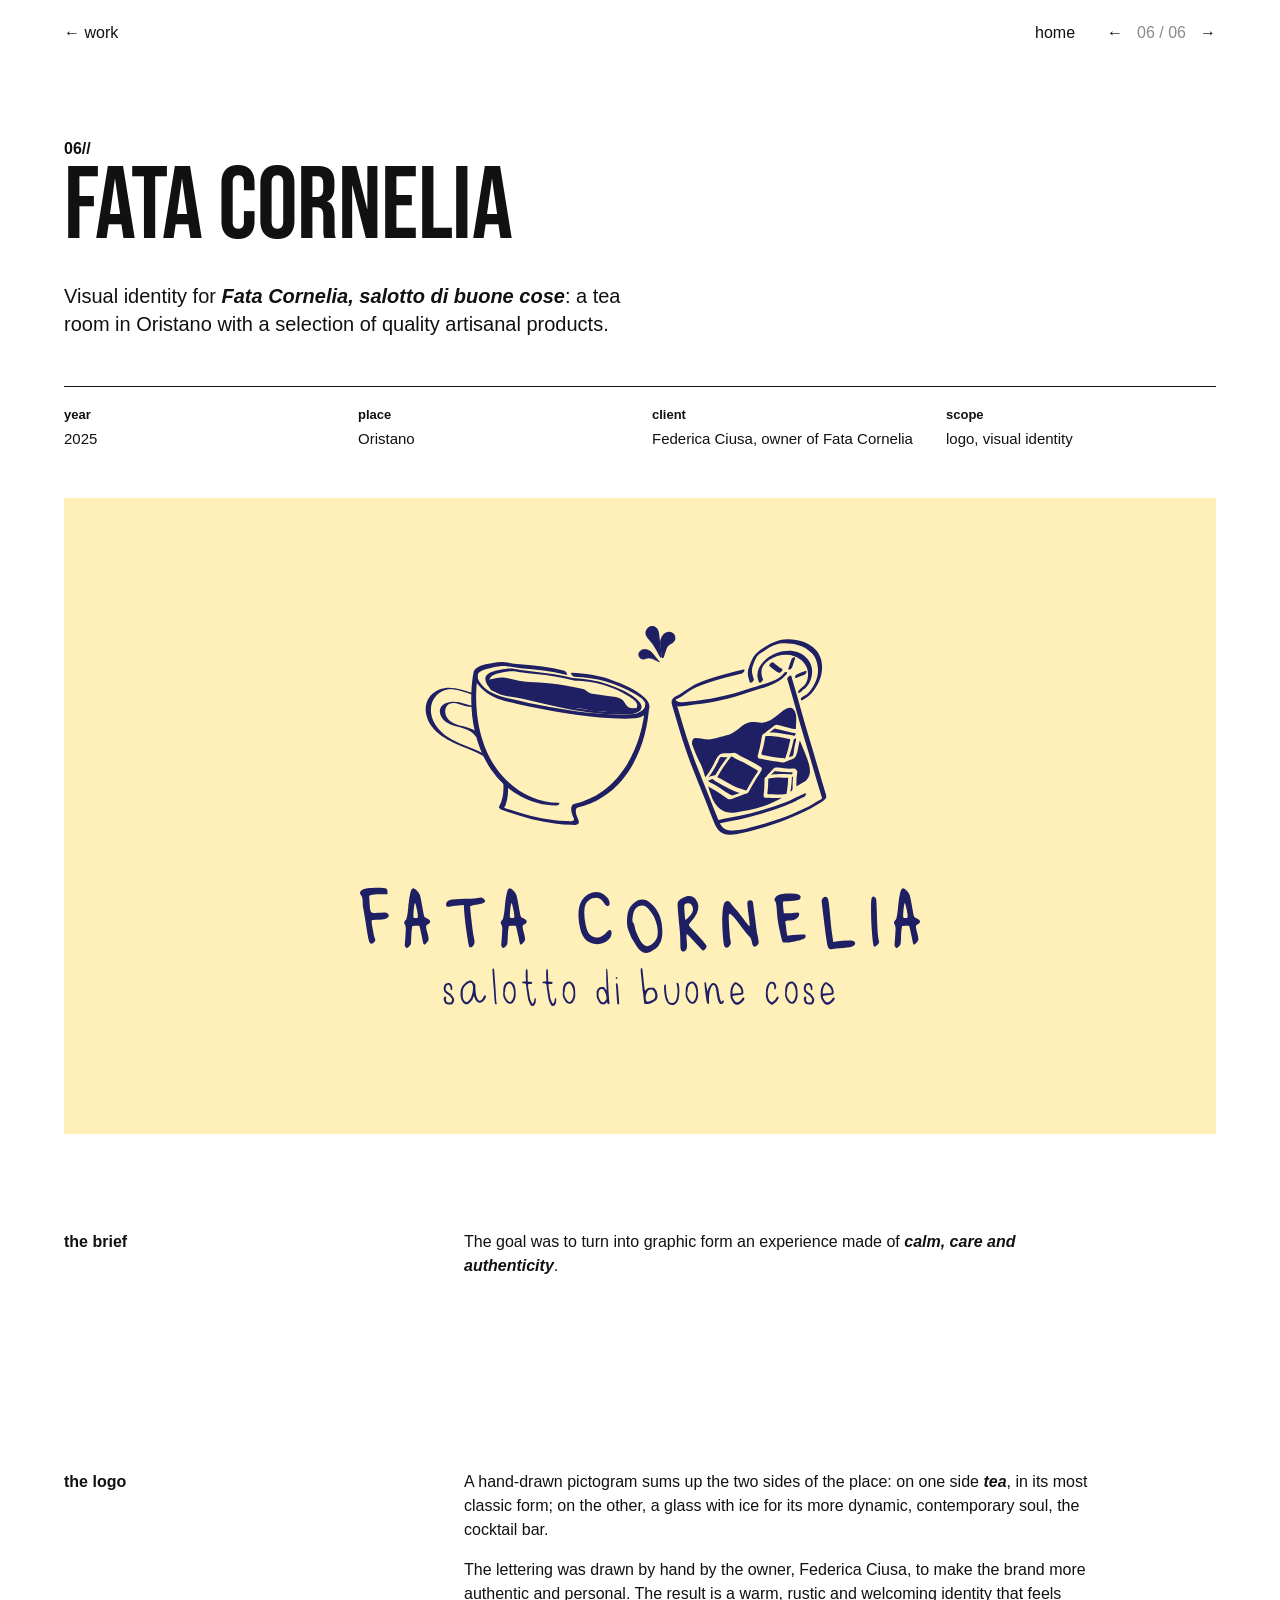
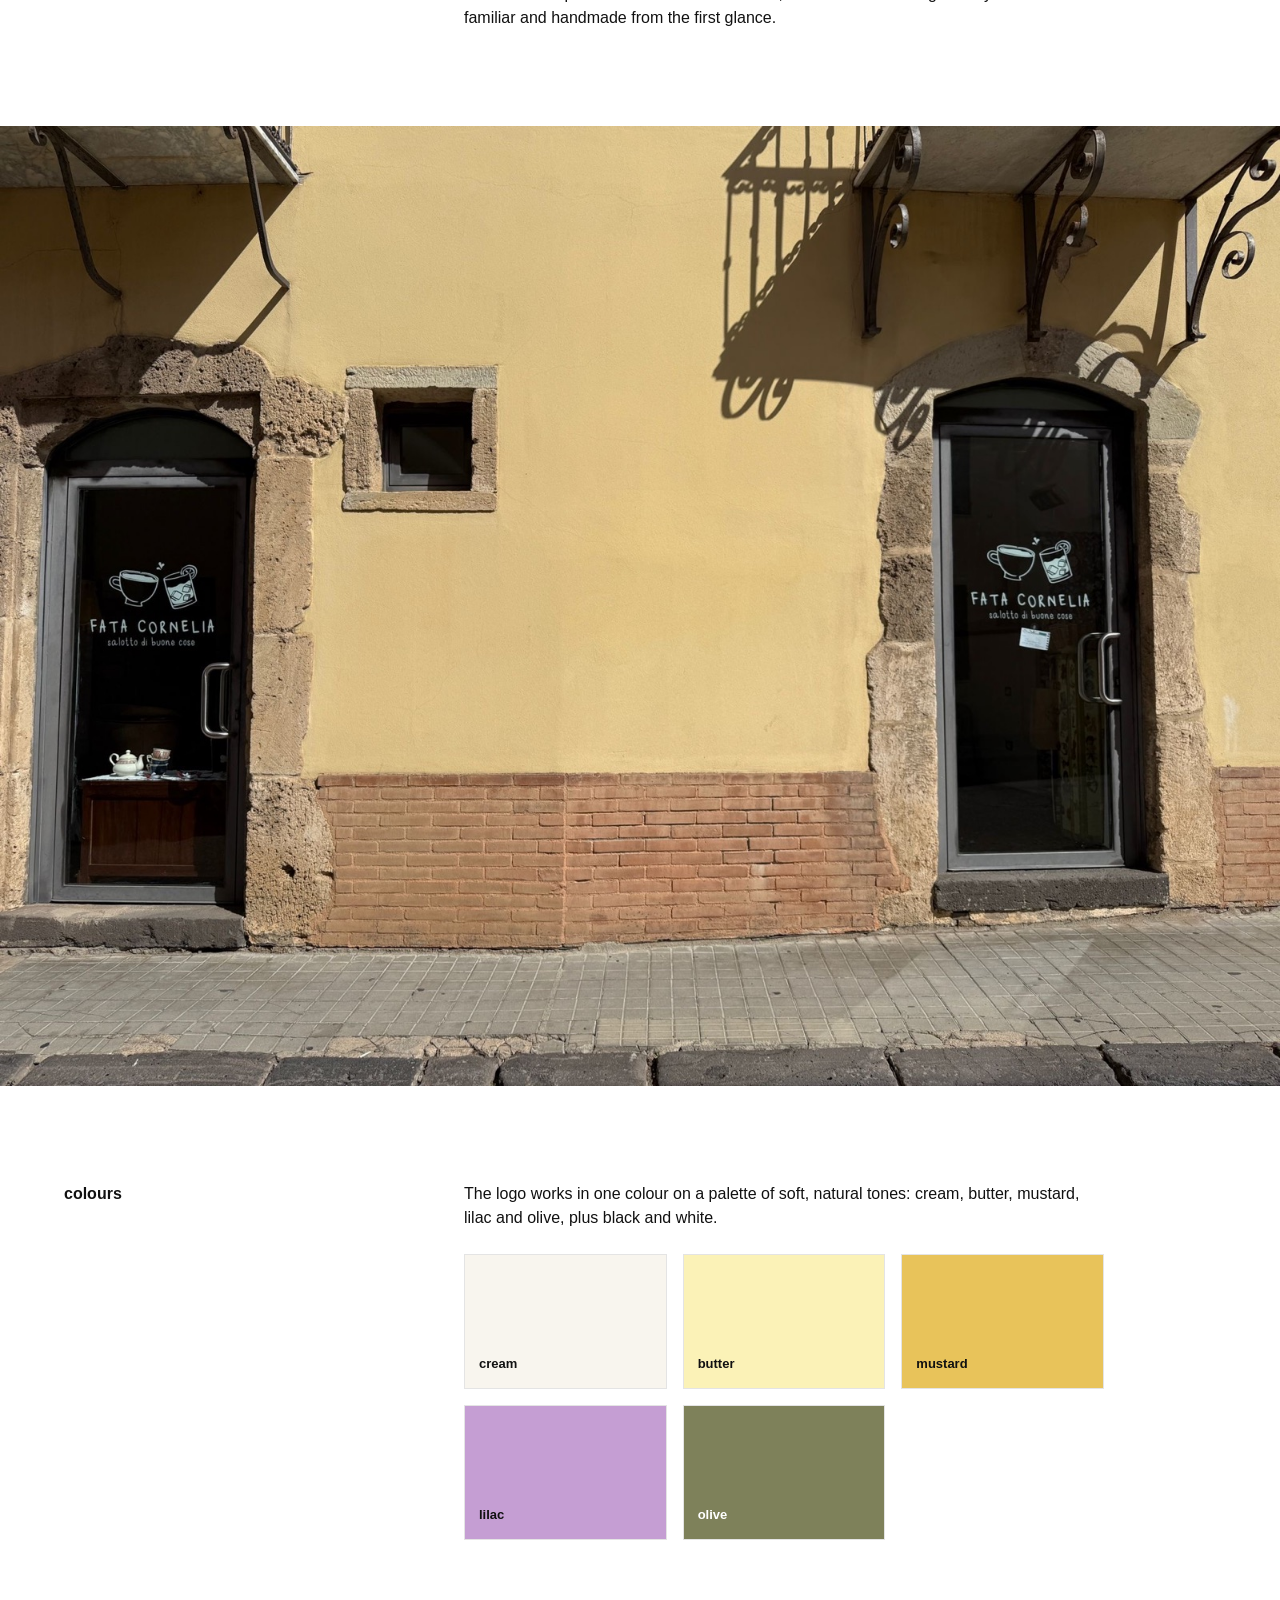
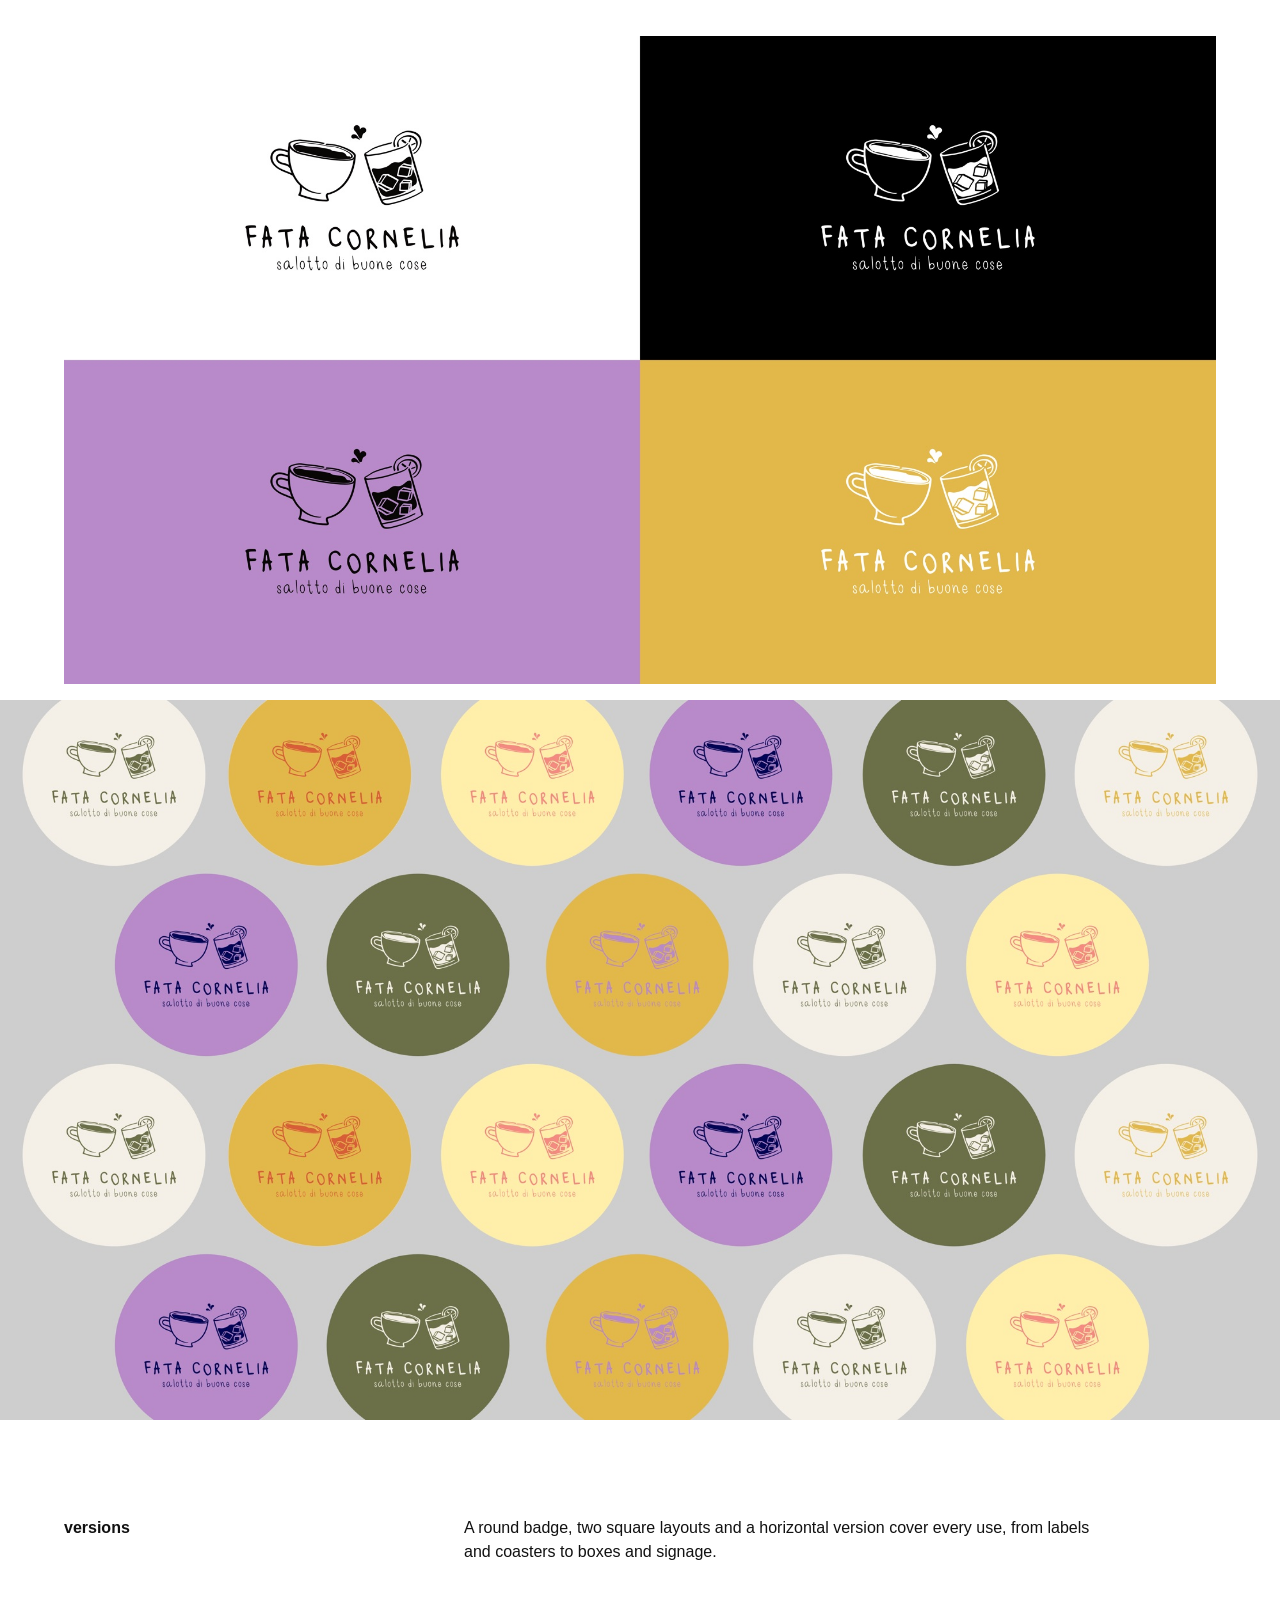
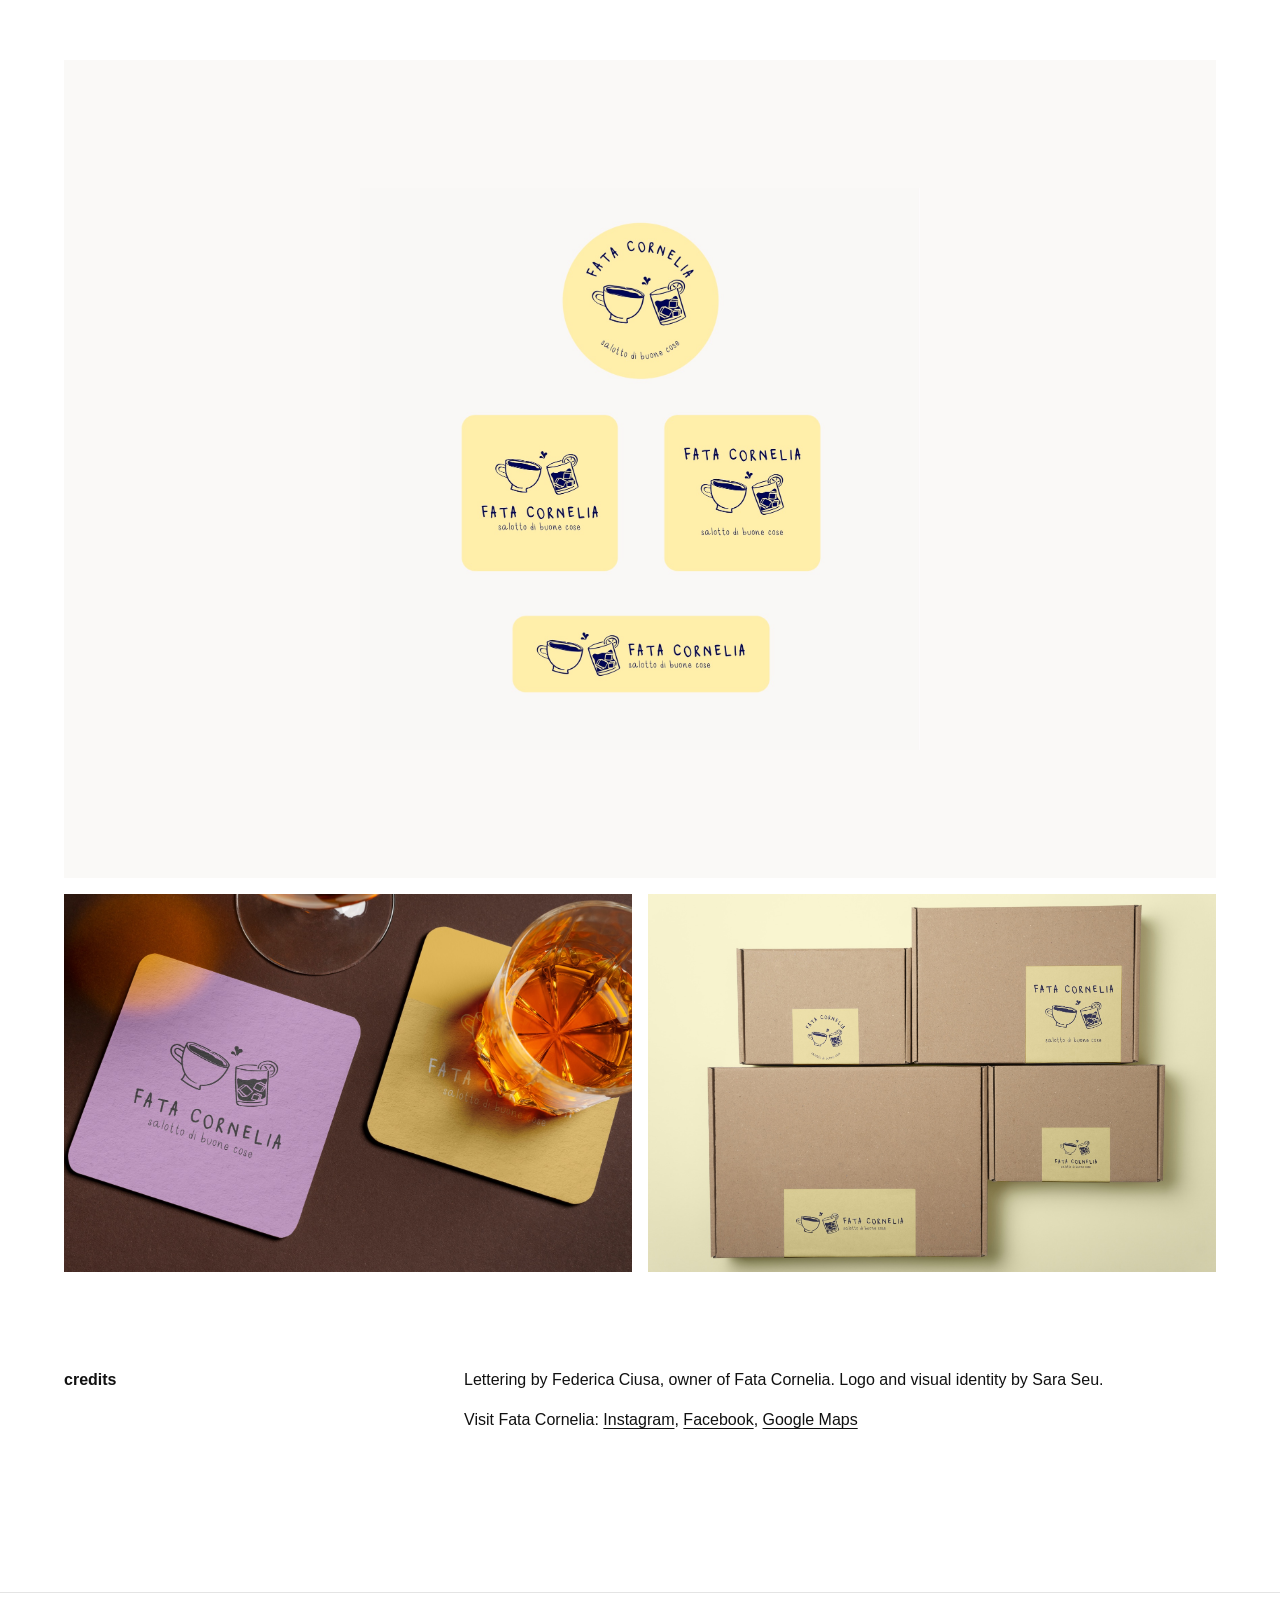
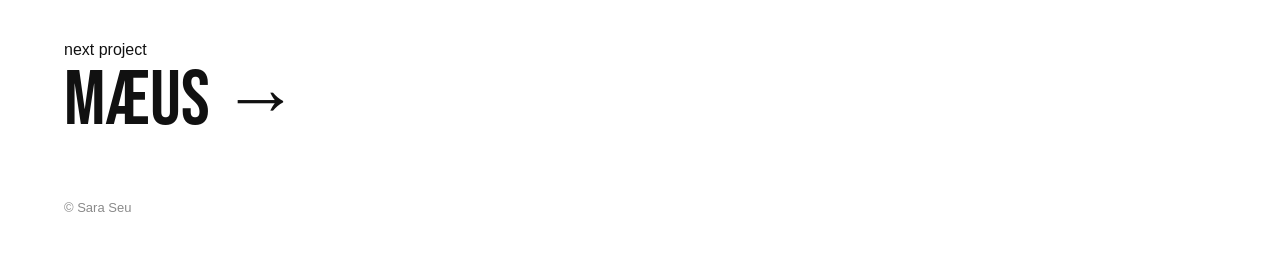
<file: fata-cornelia.html>
<!doctype html>
<html lang="en">
  <head>
    <meta charset="UTF-8" />
    <meta name="viewport" content="width=device-width, initial-scale=1.0" />
    <title>Fata Cornelia — Sara Seu</title>
    <meta
      name="description"
      content="Visual identity for Fata Cornelia, salotto di buone cose: a tea room in Oristano, with lettering hand-drawn by the owner."
    />
    <link rel="stylesheet" href="project-style.css?v=12" />
  </head>
  <body>
    <header class="topbar">
      <a href="/work">← work</a>
      <nav class="pager" aria-label="Projects">
        <a href="/">home</a>
        <a href="/shh" aria-label="Previous project: Shh…">←</a>
        <span class="index">06 / 06</span>
        <a href="/maeus" aria-label="Next project: Mæus">→</a>
      </nav>
    </header>

    <main>
      <section class="hero">
        <p class="number">06//</p>
        <h1>Fata Cornelia</h1>
        <p class="lede">
          Visual identity for <em>Fata Cornelia, salotto di buone cose</em>:
          a tea room in Oristano with a selection of quality artisanal
          products.
        </p>

        <dl class="meta">
          <div>
            <dt>year</dt>
            <dd>2025</dd>
          </div>
          <div>
            <dt>place</dt>
            <dd>Oristano</dd>
          </div>
          <div>
            <dt>client</dt>
            <dd>Federica Ciusa, owner of Fata Cornelia</dd>
          </div>
          <div>
            <dt>scope</dt>
            <dd>logo, visual identity</dd>
          </div>
        </dl>
      </section>

      <figure class="panel" style="--panel: #fff0b9">
        <img
          src="images/fata-cornelia/logo-quad.svg"
          alt="The Fata Cornelia logo in navy: a hand-drawn teacup and a glass with ice and a lemon slice toasting, above the words Fata Cornelia, salotto di buone cose."
          width="850"
          height="576"
        />
      </figure>

      <section class="block">
        <h2>the brief</h2>
        <div class="body">
          <p>
            The goal was to turn into graphic form an experience made of
            <em>calm, care and authenticity</em>.
          </p>
        </div>
      </section>

      <section class="block">
        <h2>the logo</h2>
        <div class="body">
          <p>
            A hand-drawn pictogram sums up the two sides of the place: on
            one side <em>tea</em>, in its most classic form; on the other, a
            glass with ice for its more dynamic, contemporary soul, the
            cocktail bar.
          </p>
          <p>
            The lettering was drawn by hand by the owner, Federica Ciusa, to make
            the brand more authentic and personal. The result is a warm,
            rustic and welcoming identity that feels familiar and
            handmade from the first glance.
          </p>
        </div>
      </section>

      <figure class="media bleed">
        <img
          src="images/fata-cornelia/storefront.jpg"
          alt="The real Fata Cornelia shop front in Oristano: a yellow plastered wall with two glass doors, each carrying the white logo."
          width="1600"
          height="1200"
          loading="lazy"
        />
      </figure>

      <section class="block">
        <h2>colours</h2>
        <div class="body">
          <p>
            The logo works in one colour on a palette of soft, natural
            tones: cream, butter, mustard, lilac and olive, plus black and
            white.
          </p>
          <ul class="swatches">
            <li style="background: #f8f5ee"><b>cream</b></li>
            <li style="background: #fbf2b7"><b>butter</b></li>
            <li style="background: #e8c35a"><b>mustard</b></li>
            <li style="background: #c59ed3"><b>lilac</b></li>
            <li style="background: #7e815a; color: #fff"><b>olive</b></li>
          </ul>
        </div>
      </section>

      <figure class="media">
        <img
          src="images/fata-cornelia/logo-colours.jpg"
          alt="The logo on four backgrounds: black on white, white on black, black on lilac and white on mustard."
          width="2000"
          height="1125"
          loading="lazy"
        />
      </figure>

      <figure class="media bleed">
        <img
          src="images/fata-cornelia/stickers.jpg"
          alt="Rows of round Fata Cornelia stickers in cream, mustard, butter, lilac and olive."
          width="2000"
          height="1125"
          loading="lazy"
        />
      </figure>

      <section class="block">
        <h2>versions</h2>
        <div class="body">
          <p>
            A round badge, two square layouts and a horizontal version cover
            every use, from labels and coasters to boxes and signage.
          </p>
        </div>
      </section>

      <figure class="panel" style="--panel: #faf9f7">
        <img
          src="images/fata-cornelia/applications.jpg"
          alt="Logo versions on butter yellow: a round badge, two square layouts and a horizontal one, all in navy."
          width="1600"
          height="1605"
          loading="lazy"
        />
      </figure>

      <div class="pair even">
        <figure class="media">
          <img
            src="images/fata-cornelia/coasters-final.jpg"
            alt="Two square coasters, lilac and mustard, with the Fata Cornelia logo, under a glass of amber drink."
            width="2000"
            height="1125"
            loading="lazy"
          />
        </figure>
        <figure class="media">
          <img
            src="images/fata-cornelia/boxes.jpg"
            alt="Four kraft shipping boxes, each with a yellow Fata Cornelia label in navy."
            width="2000"
            height="1333"
            loading="lazy"
          />
        </figure>
      </div>

      <section class="block">
        <h2>credits</h2>
        <div class="body">
          <p>
            Lettering by Federica Ciusa, owner of Fata Cornelia. Logo and visual
            identity by Sara Seu.
          </p>
          <p>
            Visit Fata Cornelia:
            <a href="https://www.instagram.com/fata_cornelia/" target="_blank" rel="noopener">Instagram</a>,
            <a href="https://www.facebook.com/bottega.fatacornelia/" target="_blank" rel="noopener">Facebook</a>,
            <a href="https://maps.app.goo.gl/7GSeXQ7JQ4y3VDR7A" target="_blank" rel="noopener">Google Maps</a>
          </p>
        </div>
      </section>

      <a class="next" href="/maeus">
        <small>next project</small>
        <strong>Mæus</strong>
      </a>
    </main>

    <footer class="credits">© Sara Seu</footer>
  </body>
</html>
</file>
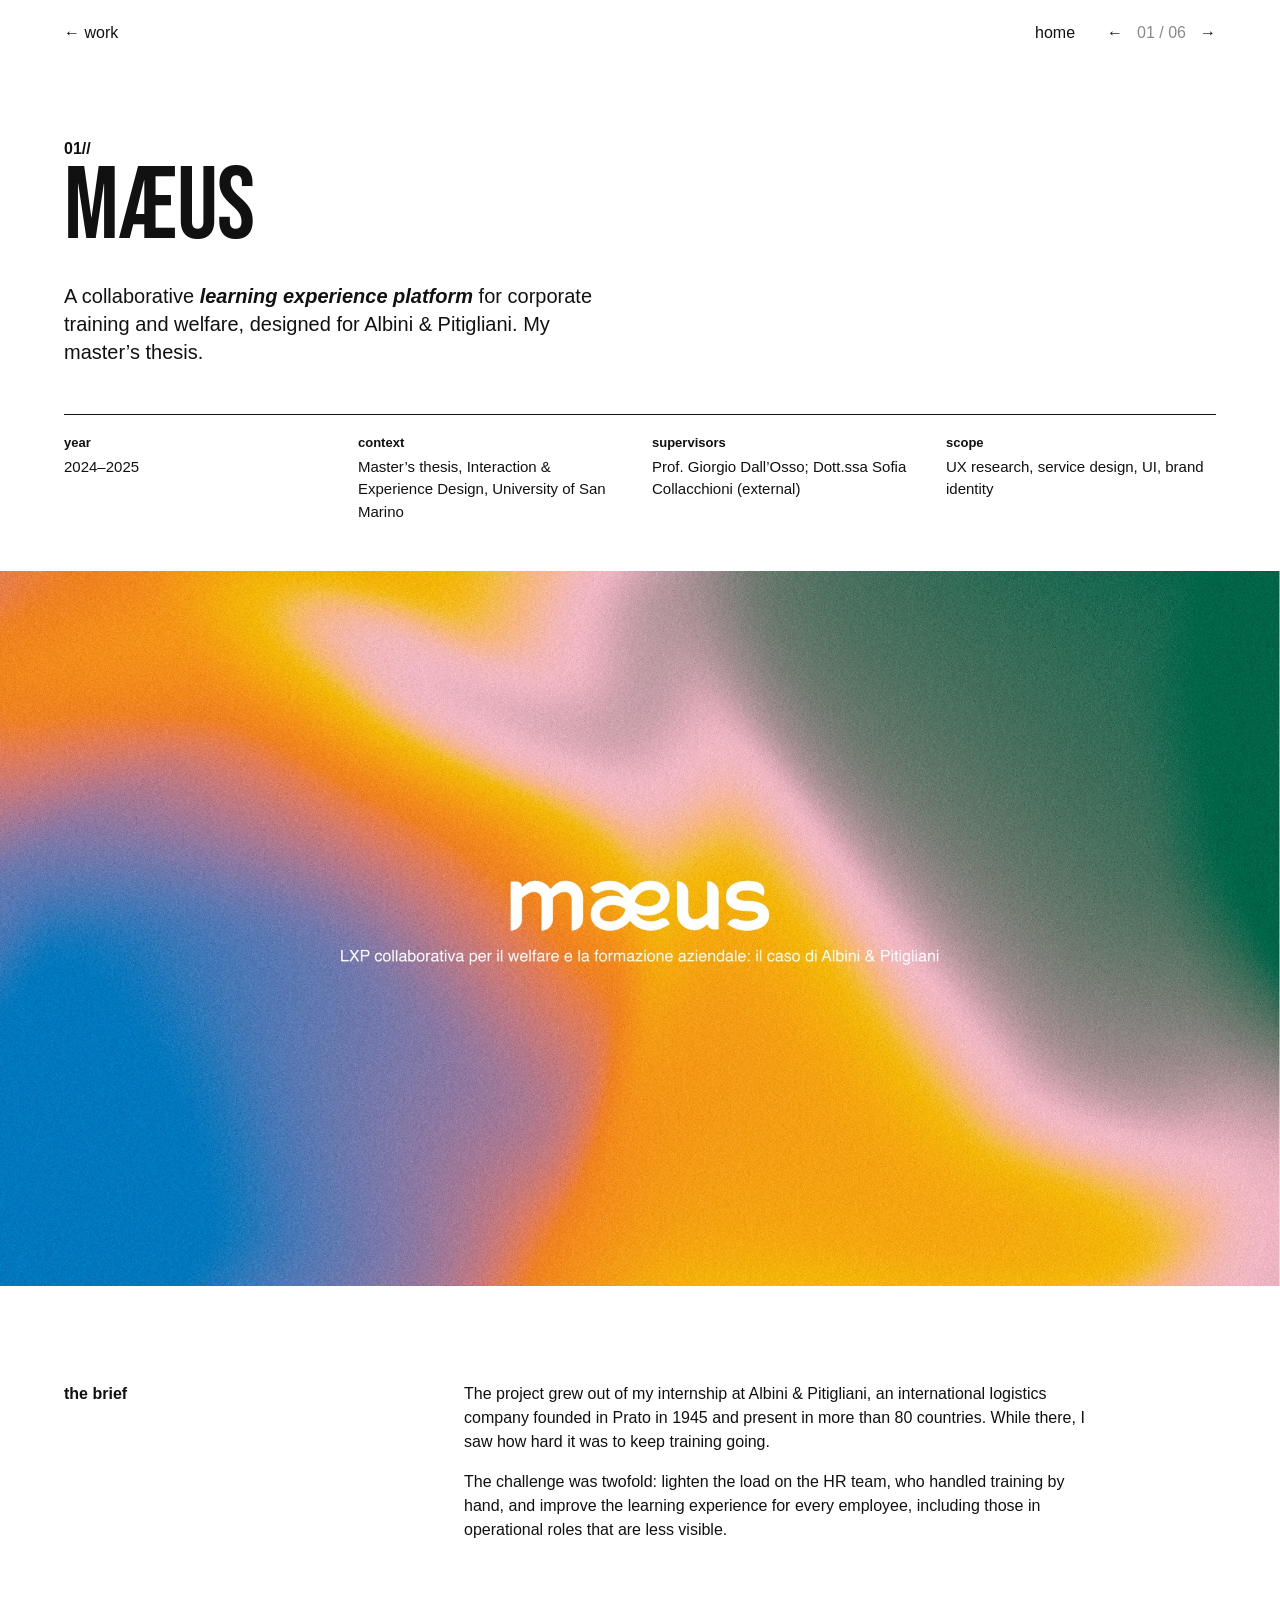
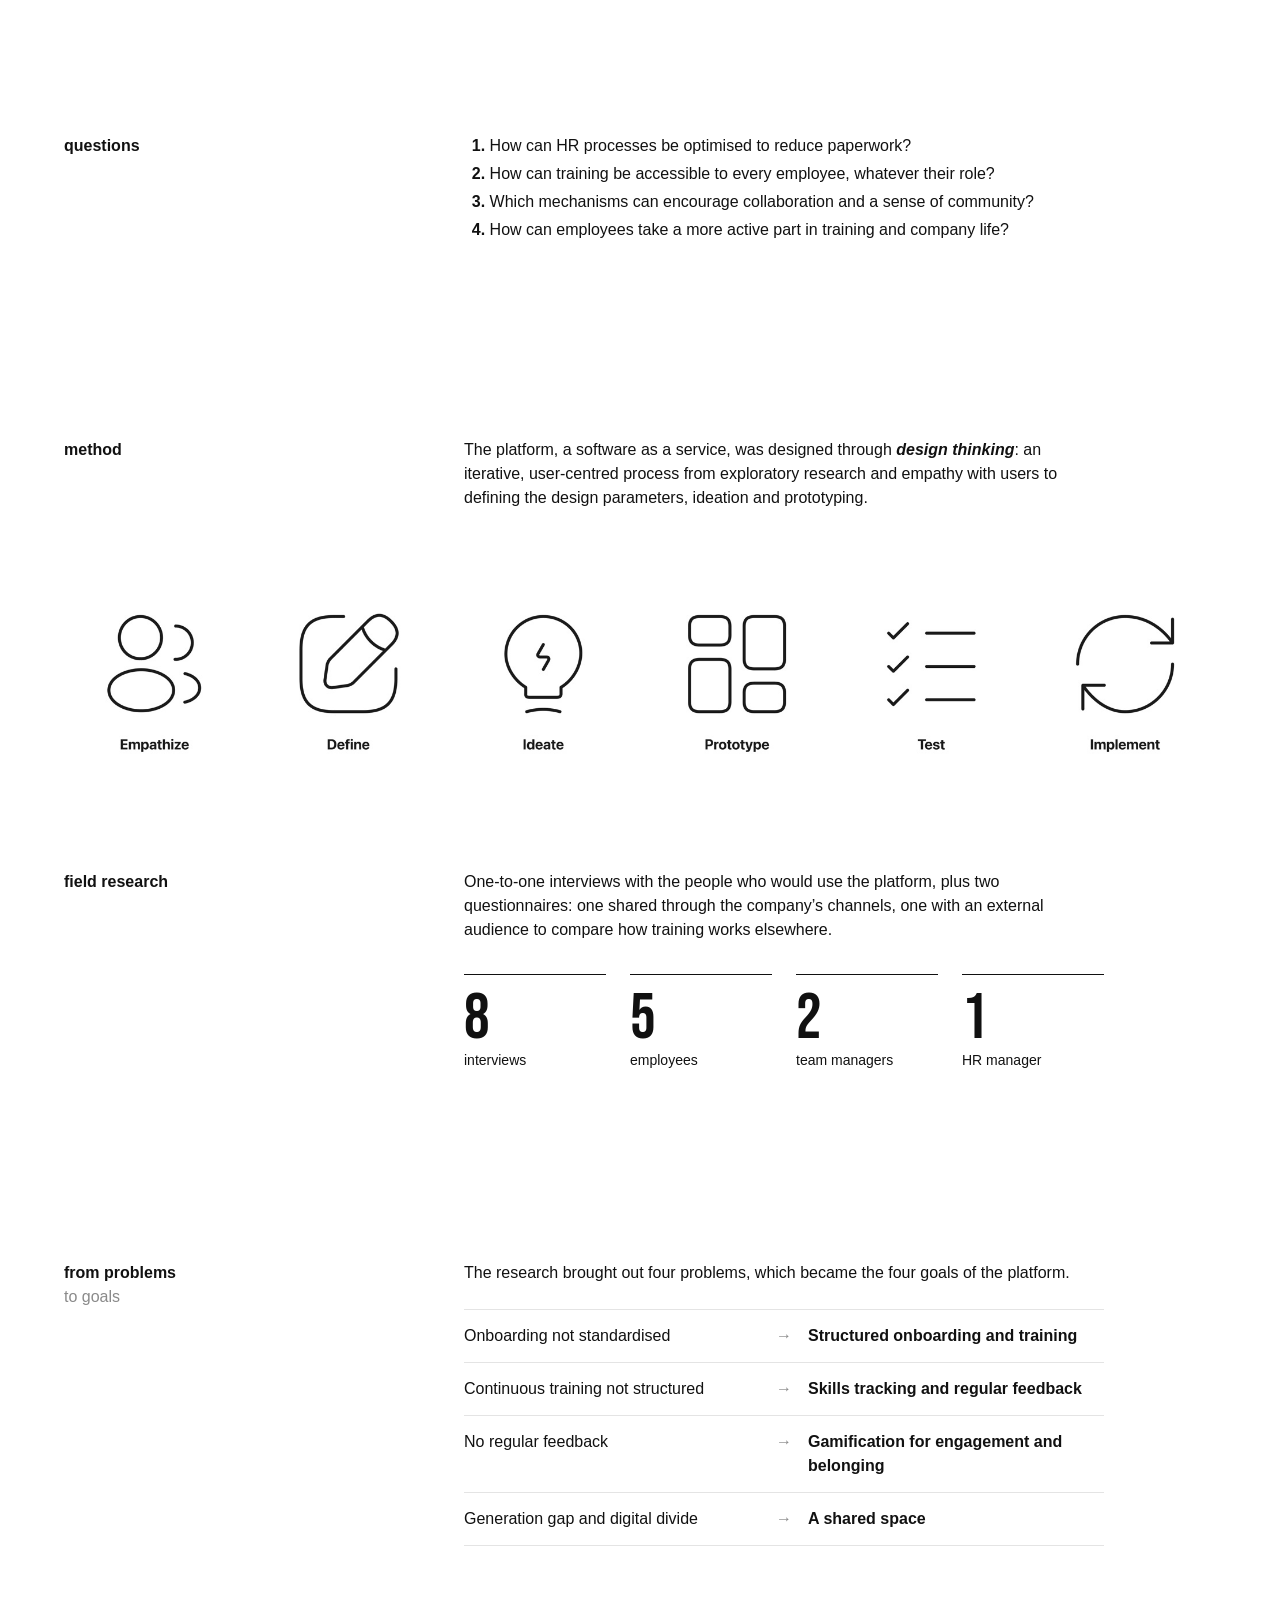
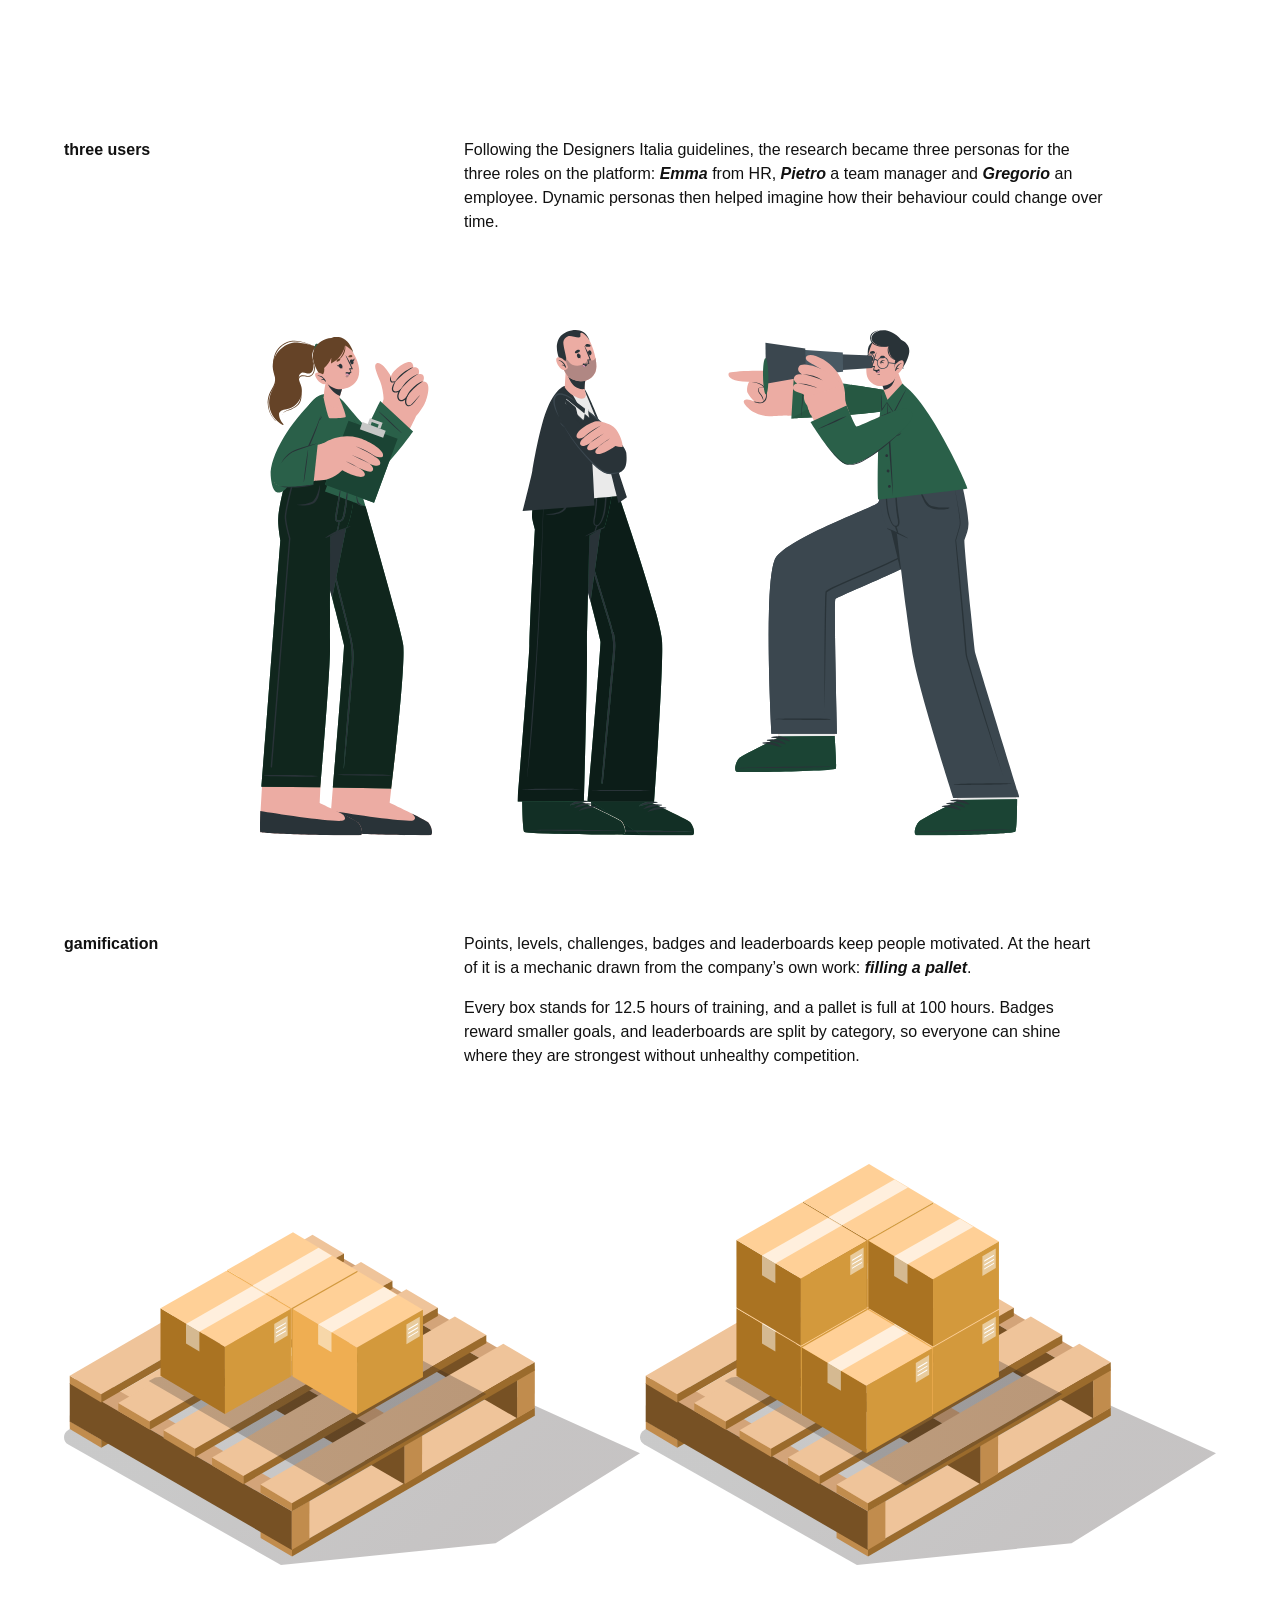
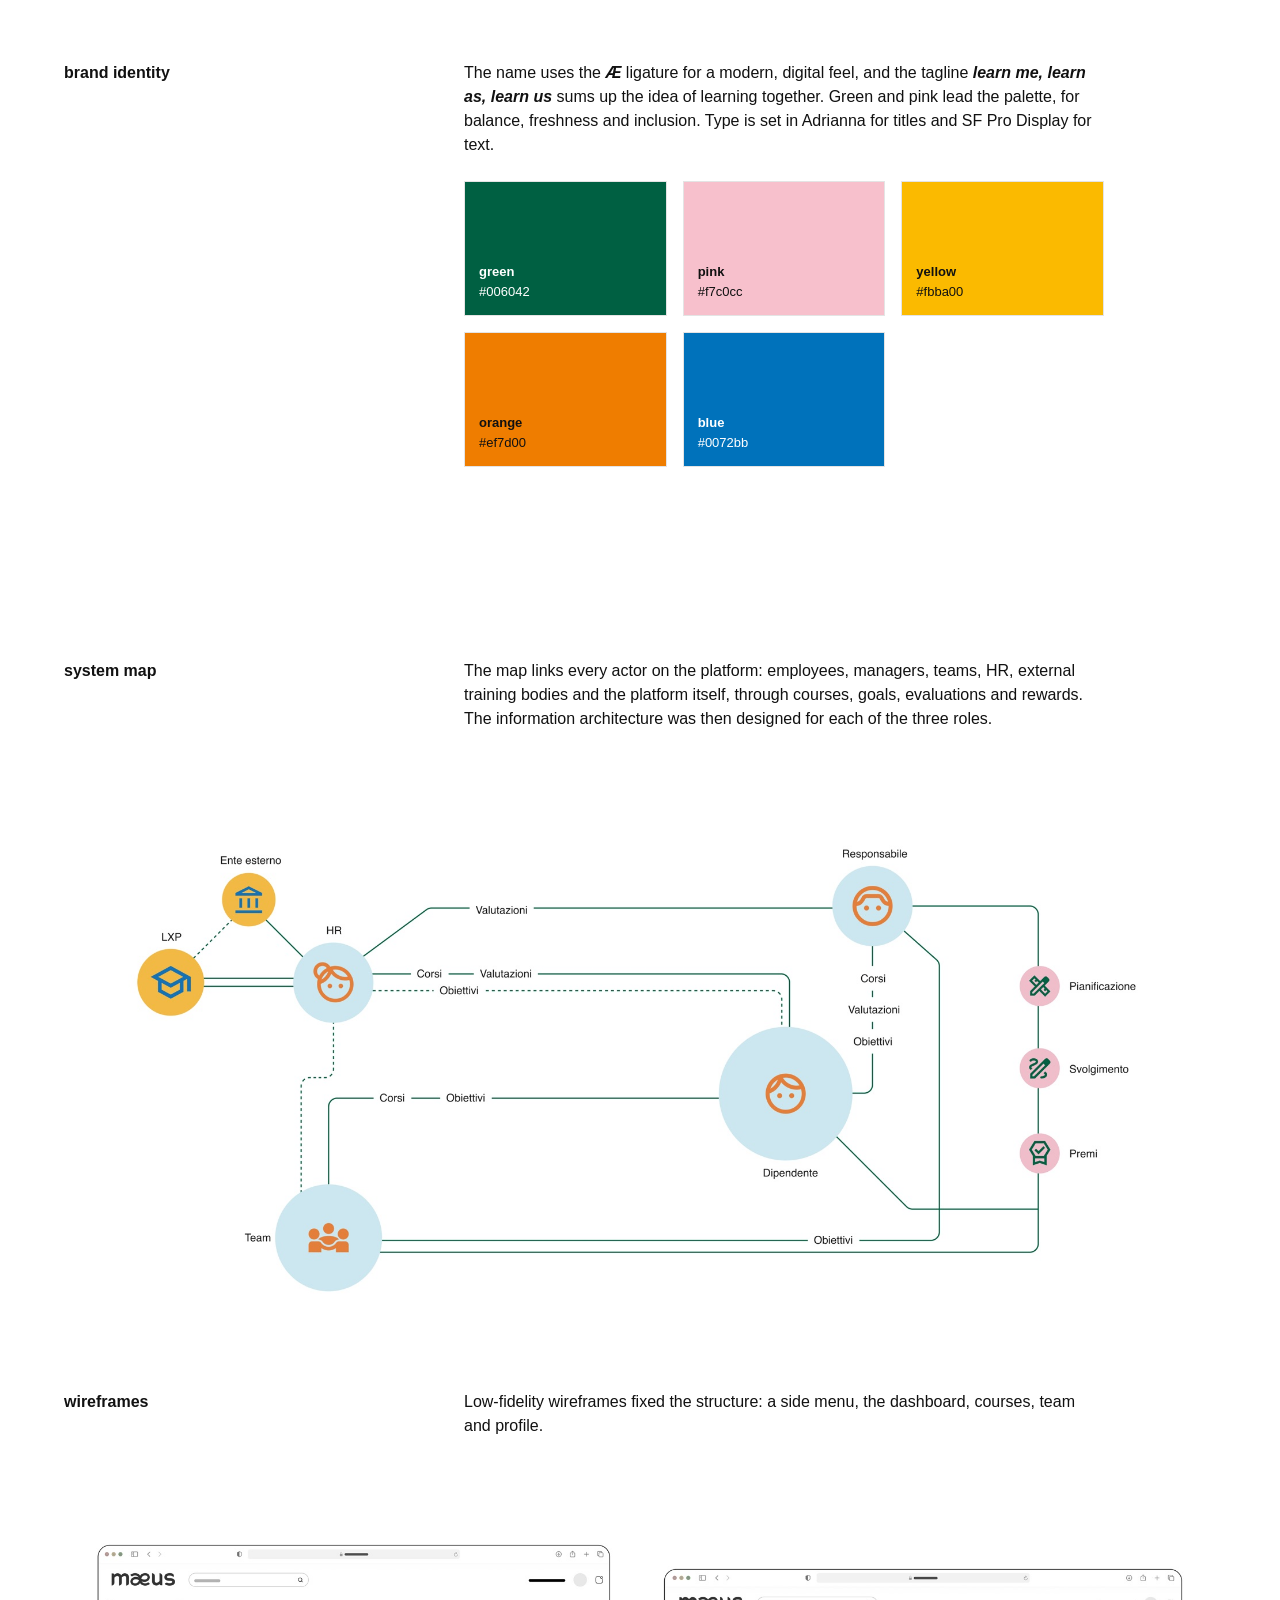
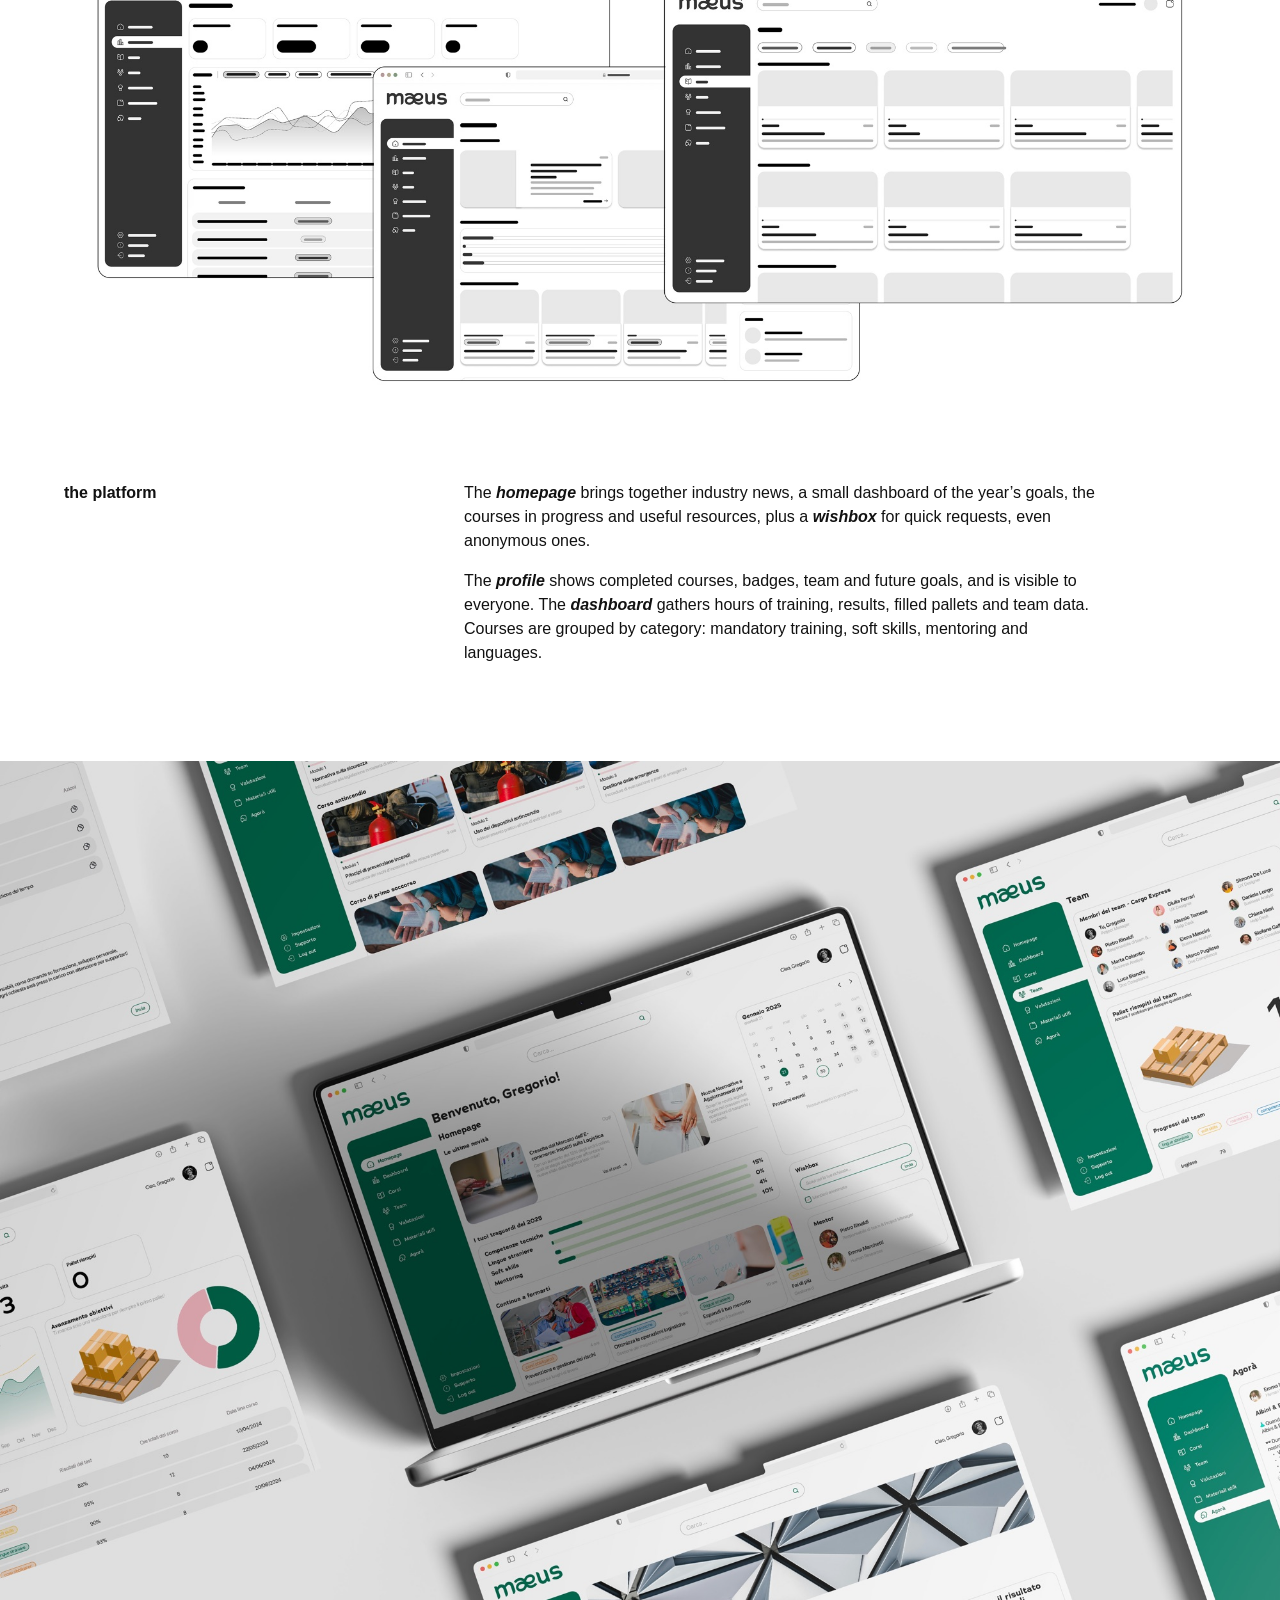
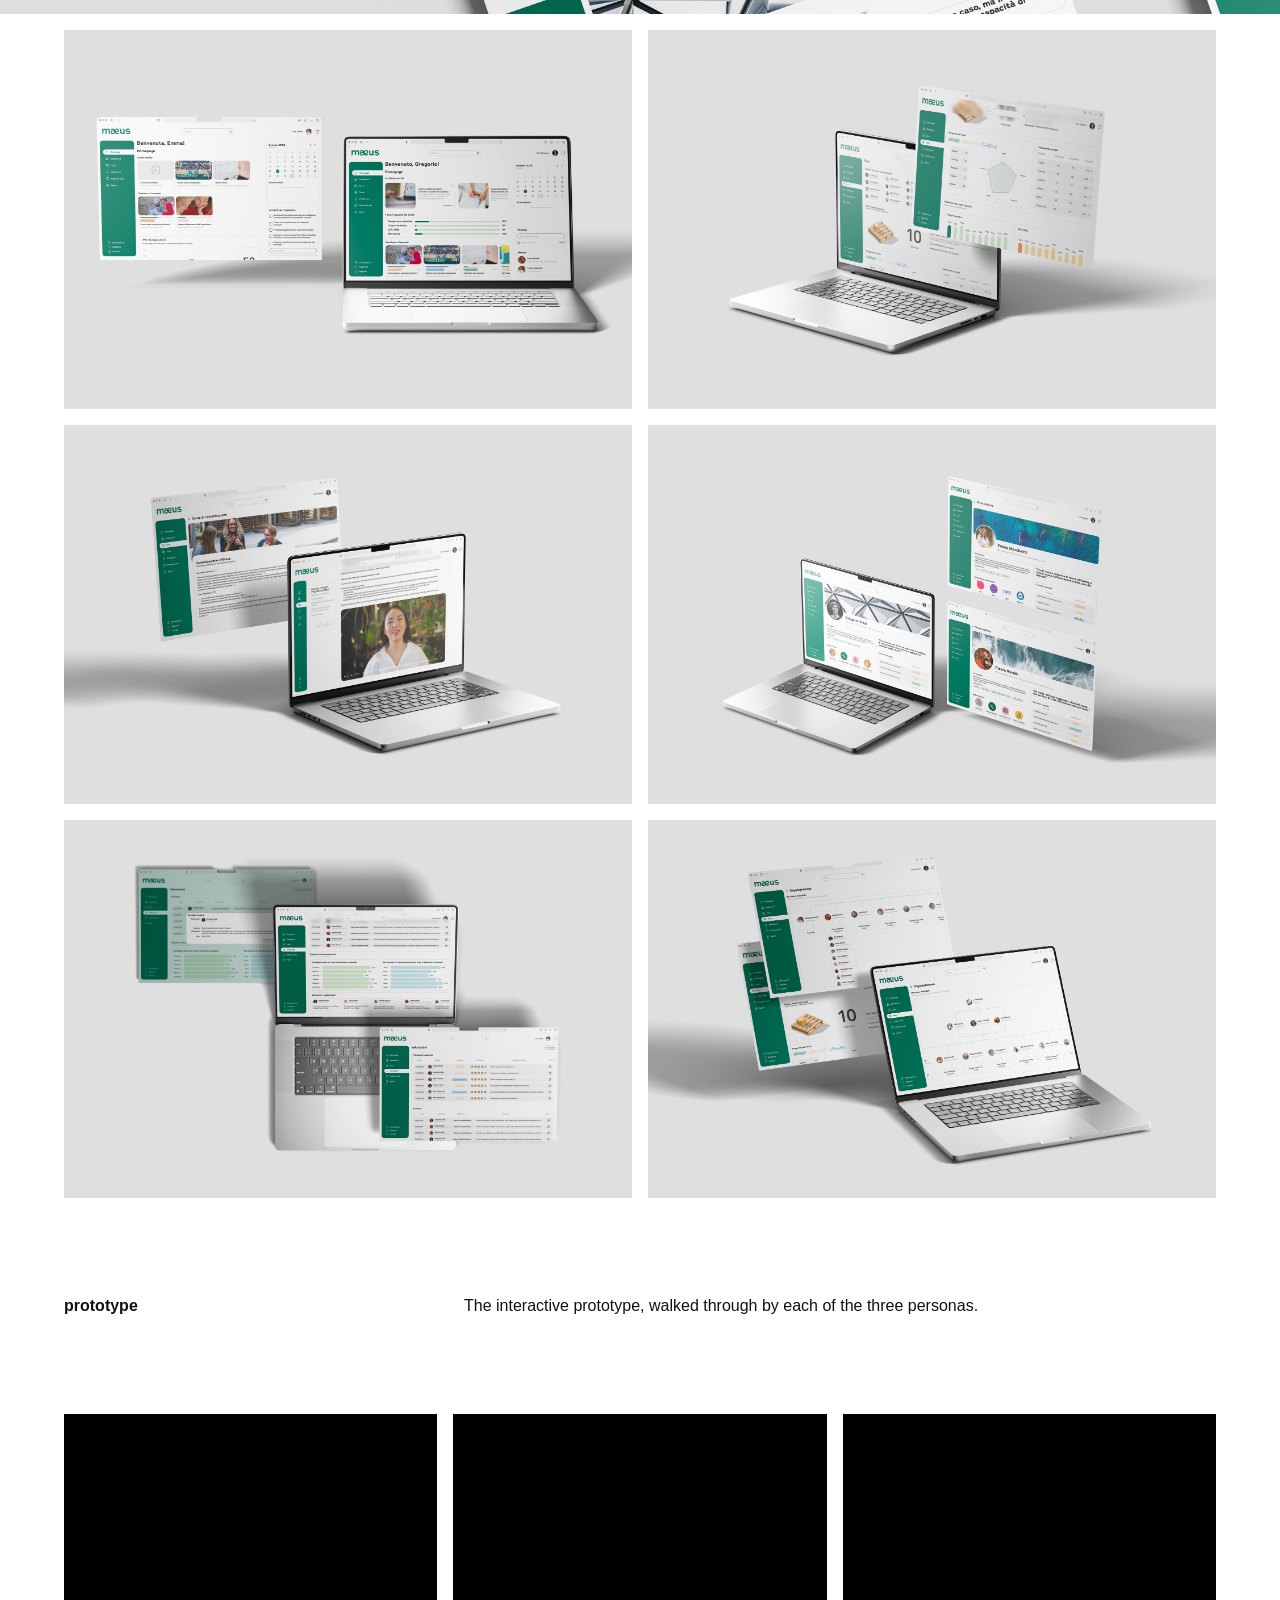
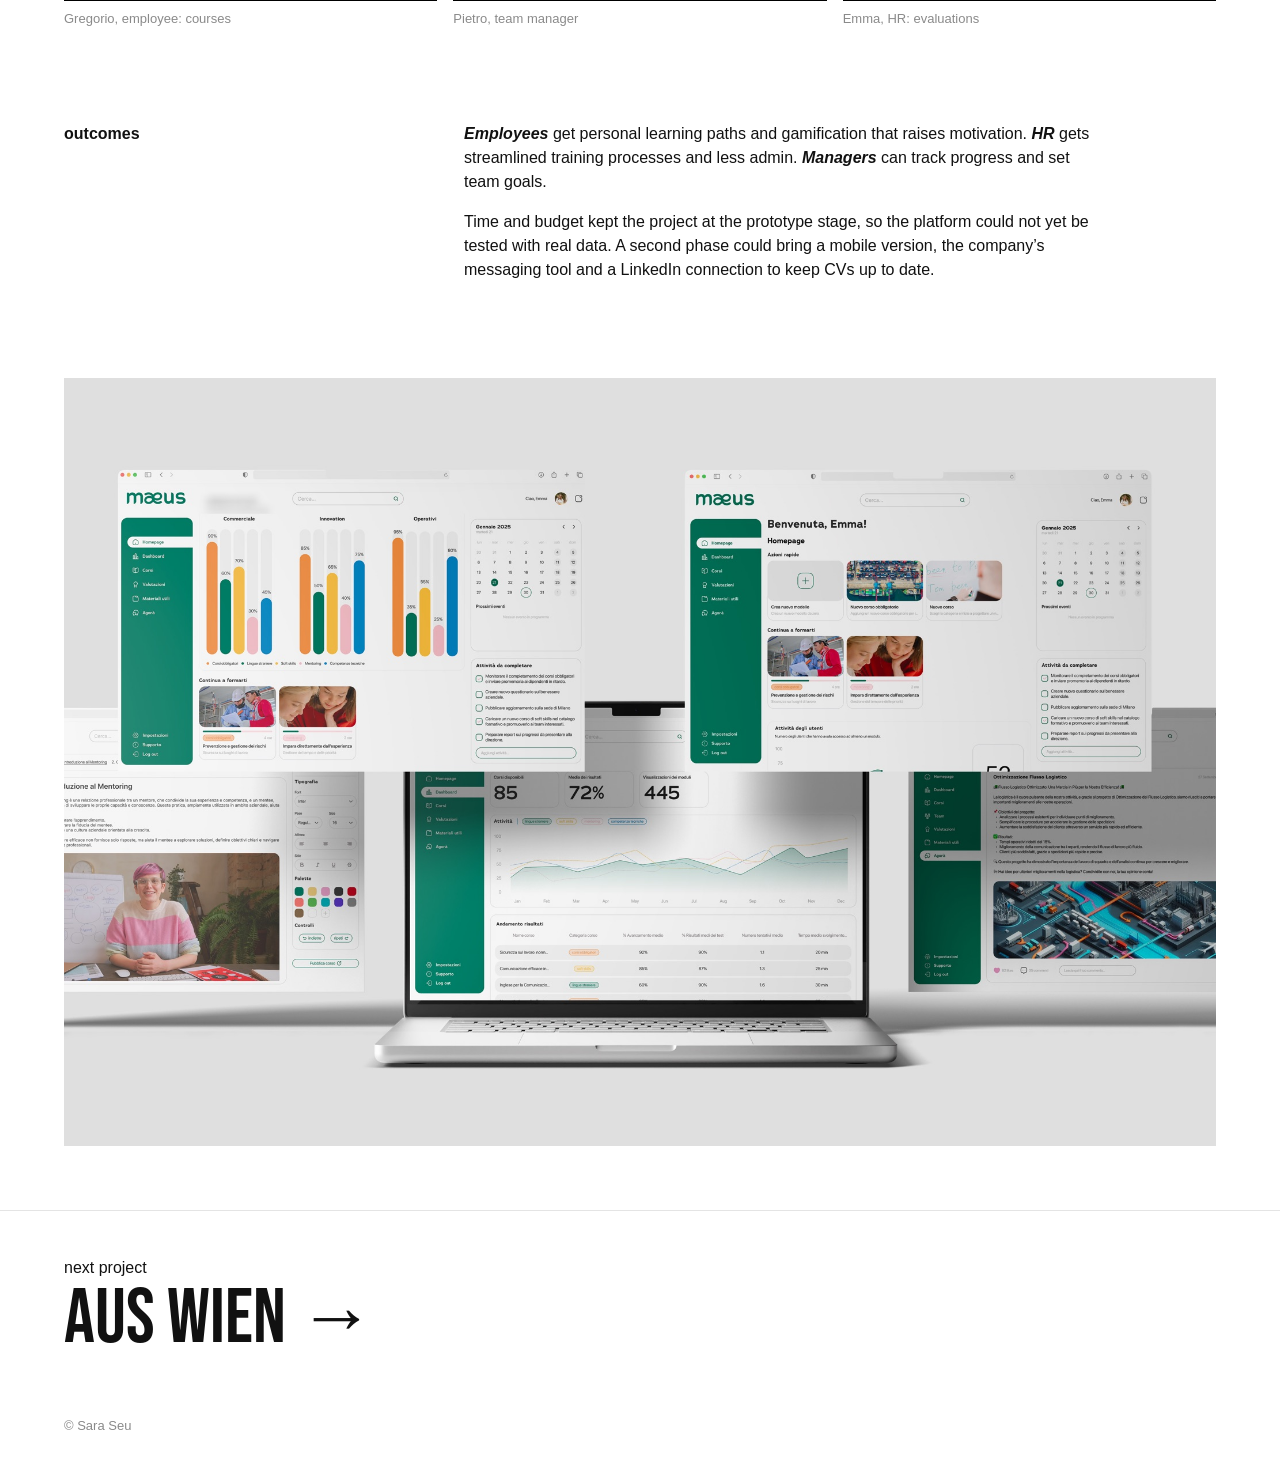
<file: maeus.html>
<!doctype html>
<html lang="en">
  <head>
    <meta charset="UTF-8" />
    <meta name="viewport" content="width=device-width, initial-scale=1.0" />
    <title>Mæus — Sara Seu</title>
    <meta
      name="description"
      content="Mæus, a collaborative learning experience platform for corporate training and welfare, designed for Albini &amp; Pitigliani. Master's thesis by Sara Seu."
    />
    <link rel="stylesheet" href="project-style.css?v=12" />
  </head>
  <body>
    <header class="topbar">
      <a href="/work">← work</a>
      <nav class="pager" aria-label="Projects">
        <a href="/">home</a>
        <a href="/fata-cornelia" aria-label="Previous project: Fata Cornelia">←</a>
        <span class="index">01 / 06</span>
        <a href="/aus-wien" aria-label="Next project: Aus Wien">→</a>
      </nav>
    </header>

    <main>
      <section class="hero">
        <p class="number">01//</p>
        <h1>Mæus</h1>
        <p class="lede">
          A collaborative <em>learning experience platform</em> for
          corporate training and welfare, designed for Albini &amp;
          Pitigliani. My master’s thesis.
        </p>

        <dl class="meta">
          <div>
            <dt>year</dt>
            <dd>2024–2025</dd>
          </div>
          <div>
            <dt>context</dt>
            <dd>
              Master’s thesis, Interaction &amp; Experience Design,
              University of San Marino
            </dd>
          </div>
          <div>
            <dt>supervisors</dt>
            <dd>Prof. Giorgio Dall’Osso; Dott.ssa Sofia Collacchioni (external)</dd>
          </div>
          <div>
            <dt>scope</dt>
            <dd>UX research, service design, UI, brand identity</dd>
          </div>
        </dl>
      </section>

      <figure class="media bleed">
        <img
          src="images/maeus/hero.jpg"
          alt="The Mæus logo in white over a soft gradient of blue, orange, pink and green."
          width="2000"
          height="1117"
        />
      </figure>

      <section class="block">
        <h2>the brief</h2>
        <div class="body">
          <p>
            The project grew out of my internship at Albini &amp; Pitigliani,
            an international logistics company founded in Prato in 1945 and
            present in more than 80 countries. While there, I saw how hard
            it was to keep training going.
          </p>
          <p>
            The challenge was twofold: lighten the load on the HR team, who
            handled training by hand, and improve the learning experience
            for every employee, including those in operational roles that
            are less visible.
          </p>
        </div>
      </section>

      <section class="block">
        <h2>questions</h2>
        <div class="body">
          <ol class="numbered" style="columns: 1">
            <li>How can HR processes be optimised to reduce paperwork?</li>
            <li>How can training be accessible to every employee, whatever their role?</li>
            <li>Which mechanisms can encourage collaboration and a sense of community?</li>
            <li>How can employees take a more active part in training and company life?</li>
          </ol>
        </div>
      </section>

      <section class="block">
        <h2>method</h2>
        <div class="body">
          <p>
            The platform, a software as a service, was designed through
            <em>design thinking</em>: an iterative, user-centred process
            from exploratory research and empathy with users to defining
            the design parameters, ideation and prototyping.
          </p>
        </div>
      </section>

      <figure class="media">
        <img
          src="images/maeus/method-steps.jpg"
          alt="Six line icons for the design thinking steps: empathize, define, ideate, prototype, test, implement."
          width="2000"
          height="291"
          loading="lazy"
        />
      </figure>

      <section class="block">
        <h2>field research</h2>
        <div class="body">
          <p>
            One-to-one interviews with the people who would use the
            platform, plus two questionnaires: one shared through the
            company’s channels, one with an external audience to compare
            how training works elsewhere.
          </p>
          <div class="figures">
            <div><strong>8</strong><span>interviews</span></div>
            <div><strong>5</strong><span>employees</span></div>
            <div><strong>2</strong><span>team managers</span></div>
            <div><strong>1</strong><span>HR manager</span></div>
          </div>
        </div>
      </section>

      <section class="block">
        <h2>from problems <span>to goals</span></h2>
        <div class="body">
          <p>
            The research brought out four problems, which became the four
            goals of the platform.
          </p>
          <ul class="solutions">
            <li>
              <span>Onboarding not standardised</span><span class="arrow">→</span><b>Structured onboarding and training</b>
            </li>
            <li>
              <span>Continuous training not structured</span><span class="arrow">→</span><b>Skills tracking and regular feedback</b>
            </li>
            <li>
              <span>No regular feedback</span><span class="arrow">→</span><b>Gamification for engagement and belonging</b>
            </li>
            <li>
              <span>Generation gap and digital divide</span><span class="arrow">→</span><b>A shared space</b>
            </li>
          </ul>
        </div>
      </section>

      <section class="block">
        <h2>three users</h2>
        <div class="body">
          <p>
            Following the Designers Italia guidelines, the research became
            three personas for the three roles on the platform:
            <em>Emma</em> from HR, <em>Pietro</em> a team manager and
            <em>Gregorio</em> an employee. Dynamic personas then helped
            imagine how their behaviour could change over time.
          </p>
        </div>
      </section>

      <figure class="media narrow">
        <img
          src="images/maeus/personas.svg"
          alt="Illustration of the three personas: Emma from HR holding a clipboard, Pietro the manager with arms crossed, and Gregorio the employee looking through binoculars."
          width="795"
          height="529"
          loading="lazy"
        />
      </figure>

      <section class="block">
        <h2>gamification</h2>
        <div class="body">
          <p>
            Points, levels, challenges, badges and leaderboards keep people
            motivated. At the heart of it is a mechanic drawn from the
            company’s own work: <em>filling a pallet</em>.
          </p>
          <p>
            Every box stands for 12.5 hours of training, and a pallet is
            full at 100 hours. Badges reward smaller goals, and leaderboards
            are split by category, so everyone can shine where they are
            strongest without unhealthy competition.
          </p>
        </div>
      </section>

      <figure class="media">
        <img
          src="images/maeus/pallets.svg"
          alt="Two illustrated wooden pallets, one half full of cardboard boxes and one fuller, showing training progress."
          width="1194"
          height="416"
          loading="lazy"
        />
      </figure>

      <section class="block">
        <h2>brand identity</h2>
        <div class="body">
          <p>
            The name uses the <em>Æ</em> ligature for a modern, digital
            feel, and the tagline <em>learn me, learn as, learn us</em>
            sums up the idea of learning together. Green and pink lead the
            palette, for balance, freshness and inclusion. Type is set in
            Adrianna for titles and SF Pro Display for text.
          </p>
          <ul class="swatches">
            <li style="background: #006042; color: #fff"><b>green</b>#006042</li>
            <li style="background: #f7c0cc"><b>pink</b>#f7c0cc</li>
            <li style="background: #fbba00"><b>yellow</b>#fbba00</li>
            <li style="background: #ef7d00"><b>orange</b>#ef7d00</li>
            <li style="background: #0072bb; color: #fff"><b>blue</b>#0072bb</li>
          </ul>
        </div>
      </section>

      <section class="block">
        <h2>system map</h2>
        <div class="body">
          <p>
            The map links every actor on the platform: employees, managers,
            teams, HR, external training bodies and the platform itself,
            through courses, goals, evaluations and rewards. The
            information architecture was then designed for each of the
            three roles.
          </p>
        </div>
      </section>

      <figure class="media">
        <img
          src="images/maeus/system-map.jpg"
          alt="System map: icons for the employee, manager, team, HR, external body and LXP, connected by lines labelled courses, goals and evaluations."
          width="2000"
          height="810"
          loading="lazy"
        />
      </figure>

      <section class="block">
        <h2>wireframes</h2>
        <div class="body">
          <p>
            Low-fidelity wireframes fixed the structure: a side menu, the
            dashboard, courses, team and profile.
          </p>
        </div>
      </section>

      <figure class="media">
        <img
          src="images/maeus/wireframes.jpg"
          alt="Three grey wireframes of the Mæus desktop platform with a dark side menu, cards and tables."
          width="2000"
          height="784"
          loading="lazy"
        />
      </figure>

      <section class="block">
        <h2>the platform</h2>
        <div class="body">
          <p>
            The <em>homepage</em> brings together industry news, a small
            dashboard of the year’s goals, the courses in progress and
            useful resources, plus a <em>wishbox</em> for quick requests,
            even anonymous ones.
          </p>
          <p>
            The <em>profile</em> shows completed courses, badges, team and
            future goals, and is visible to everyone. The
            <em>dashboard</em> gathers hours of training, results, filled
            pallets and team data. Courses are grouped by category:
            mandatory training, soft skills, mentoring and languages.
          </p>
        </div>
      </section>

      <figure class="media bleed">
        <img
          src="images/maeus/mockup-1.jpg"
          alt="Overhead composition of Mæus screens around a laptop showing the homepage, Benvenuto Gregorio, in green and white."
          width="2000"
          height="1333"
          loading="lazy"
        />
      </figure>

      <div class="pair even">
        <figure class="media">
          <img
            src="images/maeus/mockup-4.jpg"
            alt="Laptop and floating screen with the Mæus homepage, courses and calendar."
            width="2000"
            height="1333"
            loading="lazy"
          />
        </figure>
        <figure class="media">
          <img
            src="images/maeus/mockup-2.jpg"
            alt="Laptop with the personal dashboard: pallet progress, a radar chart of skills and badges."
            width="2000"
            height="1333"
            loading="lazy"
          />
        </figure>
      </div>

      <div class="pair even">
        <figure class="media">
          <img
            src="images/maeus/mockup-3.jpg"
            alt="Laptop playing a video lesson inside a Mæus course page."
            width="2000"
            height="1333"
            loading="lazy"
          />
        </figure>
        <figure class="media">
          <img
            src="images/maeus/mockup-5.jpg"
            alt="Laptop and screens showing user profiles with cover images, avatars and badges."
            width="2000"
            height="1333"
            loading="lazy"
          />
        </figure>
      </div>

      <div class="pair even">
        <figure class="media">
          <img
            src="images/maeus/mockup-6.jpg"
            alt="Screens with tables and progress bars for evaluations and team goals."
            width="2000"
            height="1333"
            loading="lazy"
          />
        </figure>
        <figure class="media">
          <img
            src="images/maeus/mockup-8.jpg"
            alt="Laptop and screens with the company structure, team members and pallet progress."
            width="2000"
            height="1333"
            loading="lazy"
          />
        </figure>
      </div>

      <section class="block">
        <h2>prototype</h2>
        <div class="body">
          <p>
            The interactive prototype, walked through by each of the three
            personas.
          </p>
        </div>
      </section>

      <div class="clips">
        <figure>
          <video autoplay muted loop playsinline preload="metadata" width="1280" height="832">
            <source src="images/maeus/prototype-gregorio.mp4" type="video/mp4" />
          </video>
          <figcaption>Gregorio, employee: courses</figcaption>
        </figure>
        <figure>
          <video autoplay muted loop playsinline preload="metadata" width="1280" height="832">
            <source src="images/maeus/prototype-pietro2.mp4" type="video/mp4" />
          </video>
          <figcaption>Pietro, team manager</figcaption>
        </figure>
        <figure>
          <video autoplay muted loop playsinline preload="metadata" width="1280" height="832">
            <source src="images/maeus/prototype-hr.mp4" type="video/mp4" />
          </video>
          <figcaption>Emma, HR: evaluations</figcaption>
        </figure>
      </div>

      <section class="block">
        <h2>outcomes</h2>
        <div class="body">
          <p>
            <em>Employees</em> get personal learning paths and gamification
            that raises motivation. <em>HR</em> gets streamlined training
            processes and less admin. <em>Managers</em> can track progress
            and set team goals.
          </p>
          <p>
            Time and budget kept the project at the prototype stage, so the
            platform could not yet be tested with real data. A second phase
            could bring a mobile version, the company’s messaging tool and
            a LinkedIn connection to keep CVs up to date.
          </p>
        </div>
      </section>

      <figure class="media">
        <img
          src="images/maeus/mockup-9.jpg"
          alt="Composition of many Mæus screens: charts, courses, dashboards and a video call."
          width="2000"
          height="1333"
          loading="lazy"
        />
      </figure>

      <a class="next" href="/aus-wien">
        <small>next project</small>
        <strong>Aus Wien</strong>
      </a>
    </main>

    <footer class="credits">© Sara Seu</footer>
  </body>
</html>
</file>
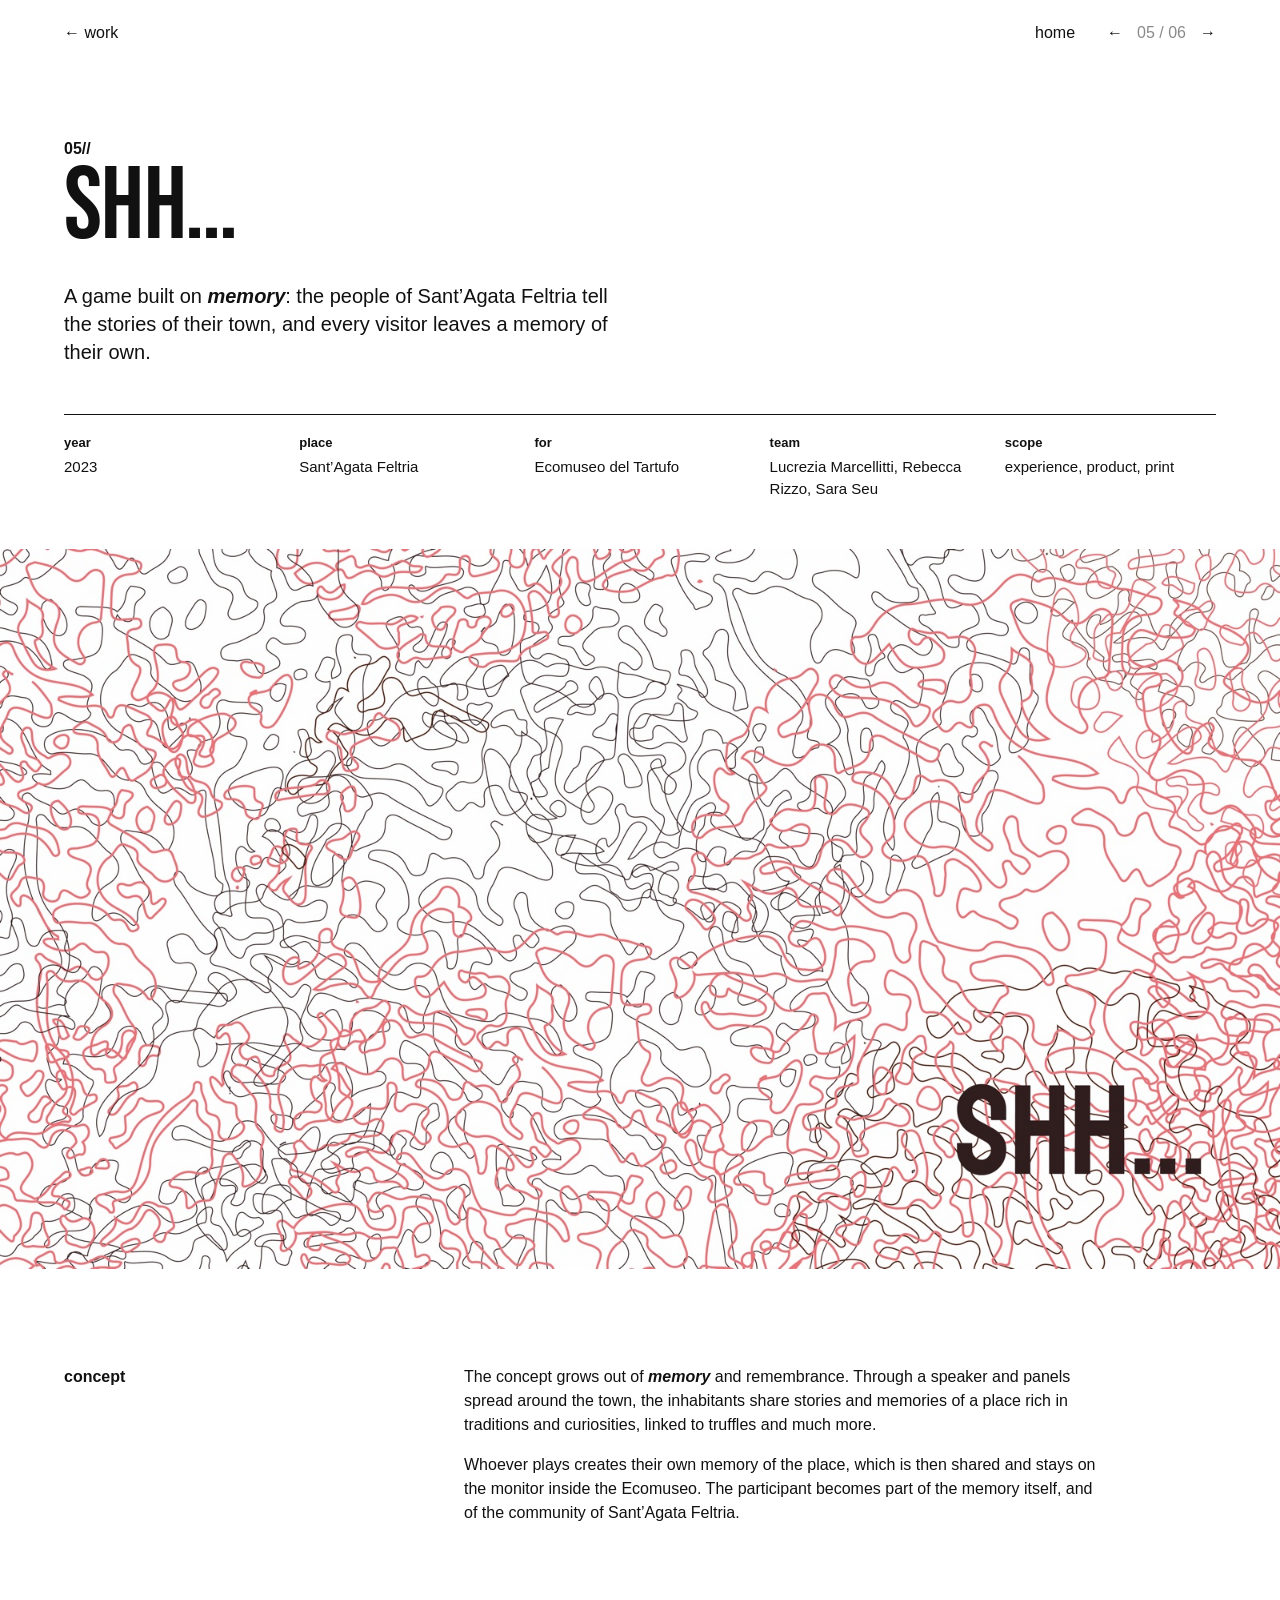
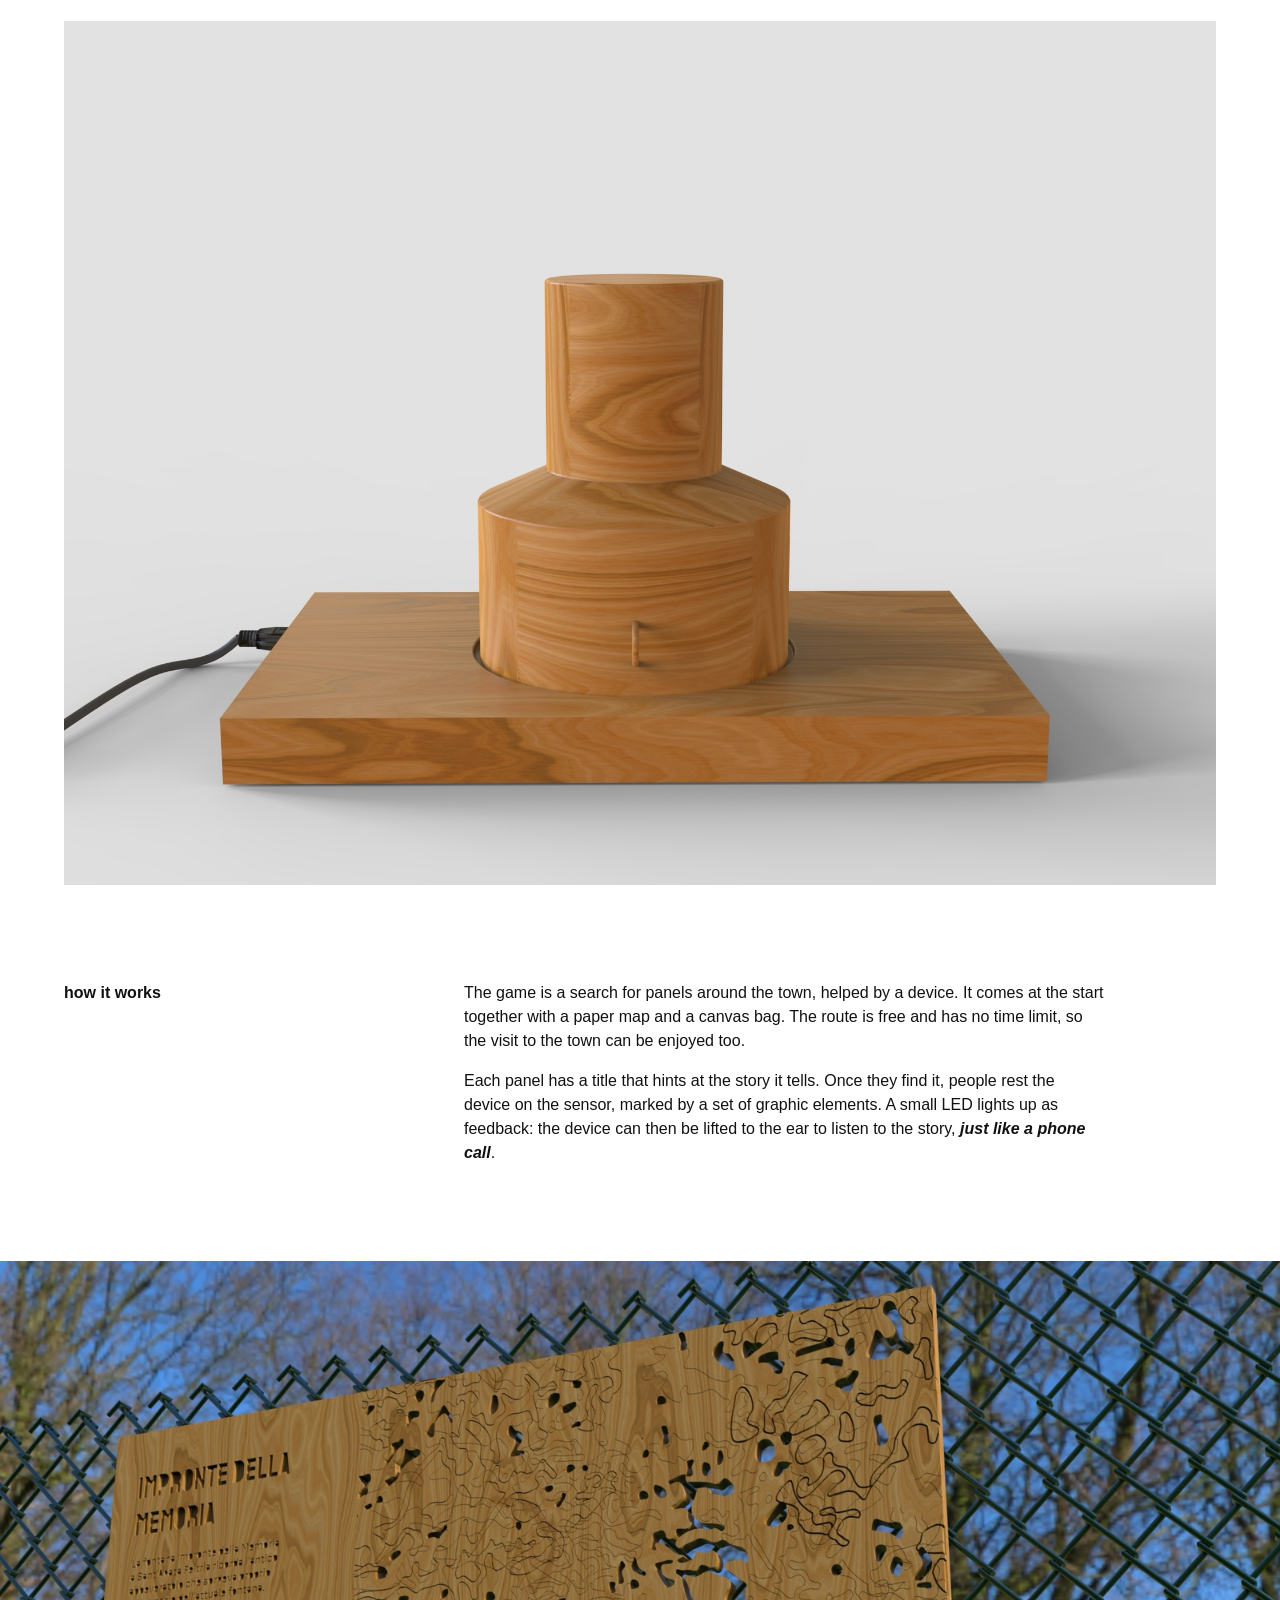
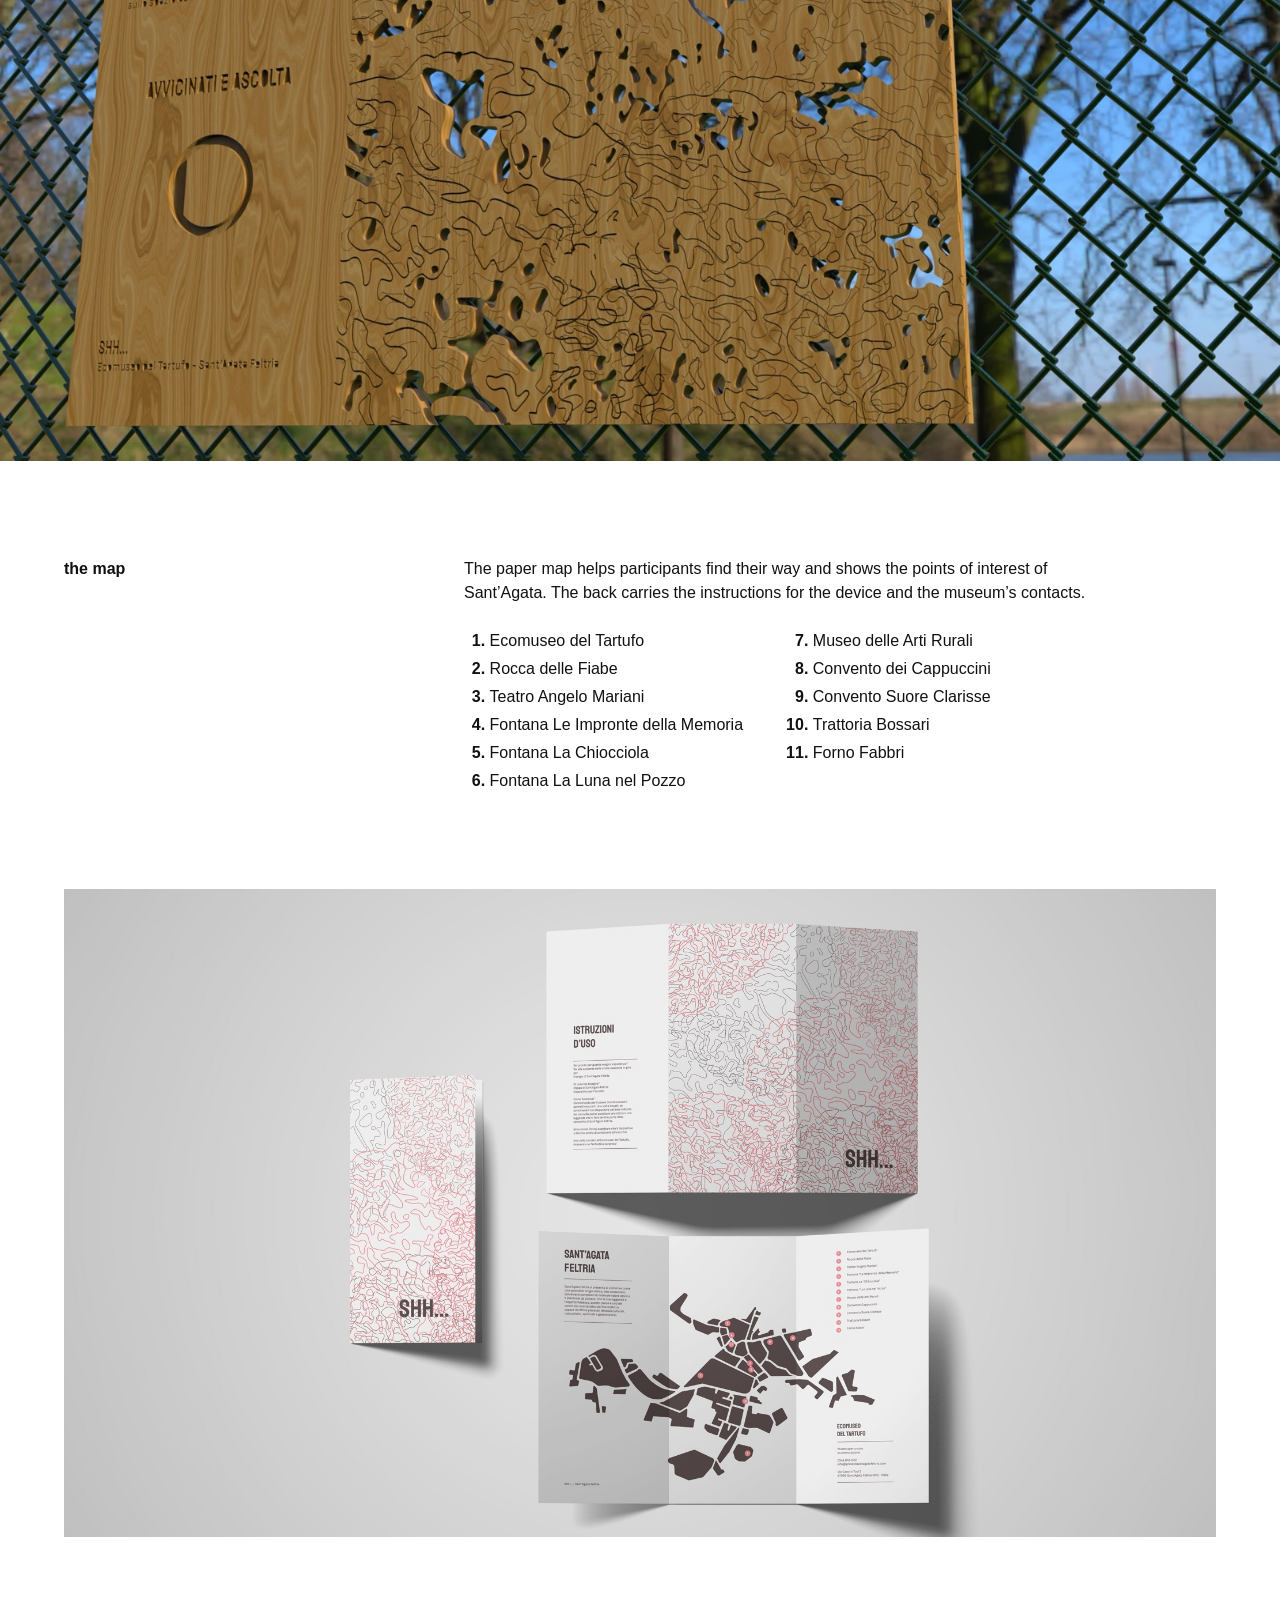
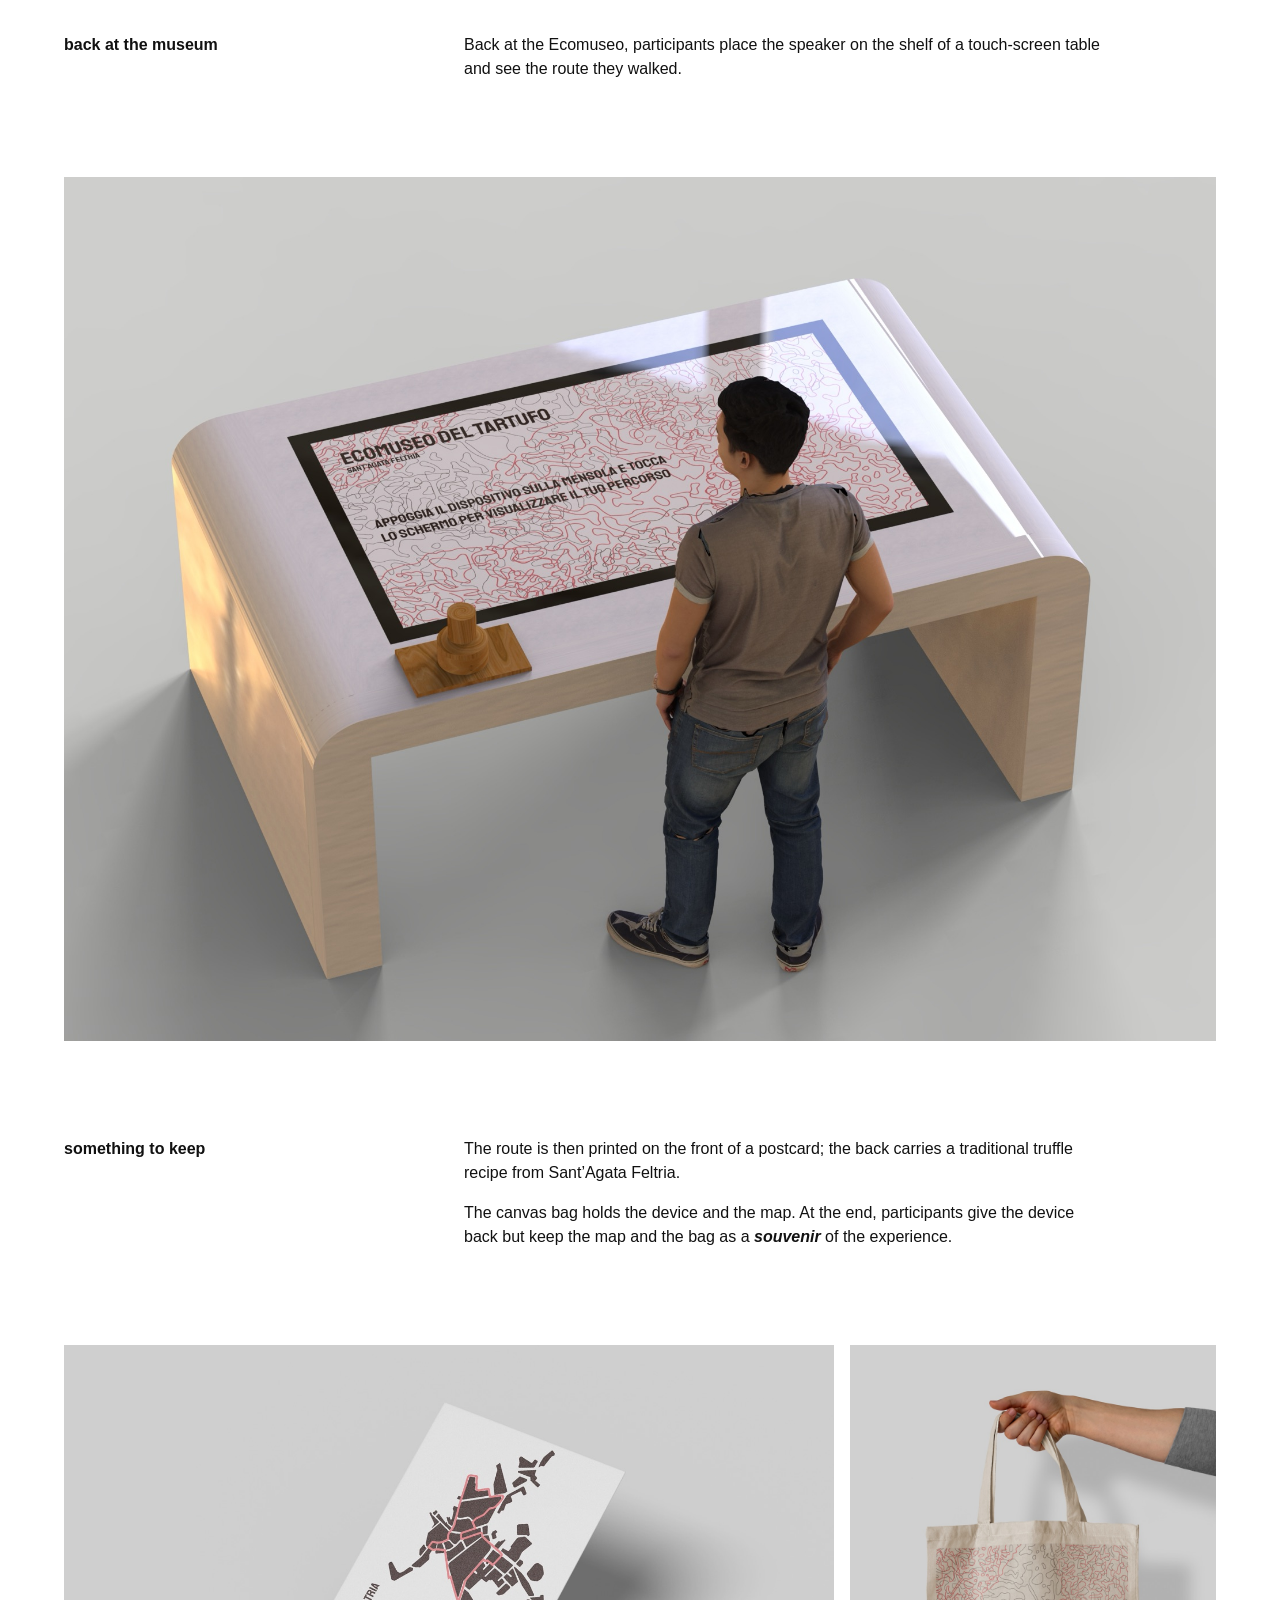
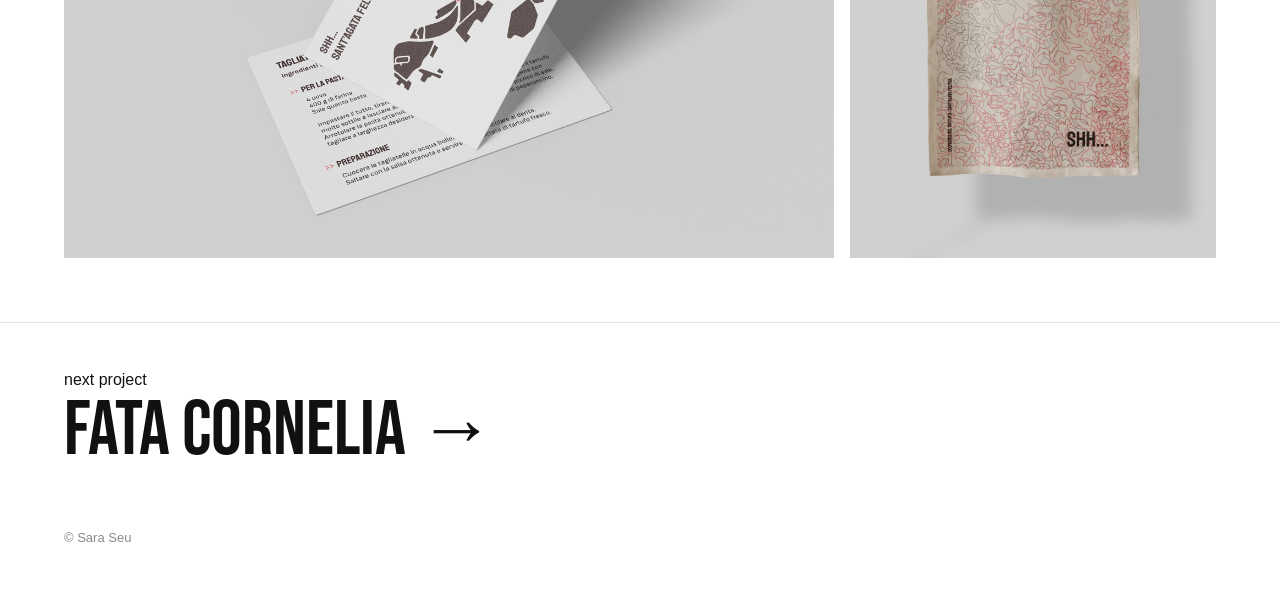
<file: shh.html>
<!doctype html>
<html lang="en">
  <head>
    <meta charset="UTF-8" />
    <meta name="viewport" content="width=device-width, initial-scale=1.0" />
    <title>Shh… — Sara Seu</title>
    <meta
      name="description"
      content="Shh…, a memory game through the streets of Sant’Agata Feltria: listening device, panels, map and touch-screen table for the Ecomuseo del Tartufo."
    />
    <link rel="stylesheet" href="project-style.css?v=12" />
  </head>
  <body>
    <header class="topbar">
      <a href="/work">← work</a>
      <nav class="pager" aria-label="Projects">
        <a href="/">home</a>
        <a href="/signum" aria-label="Previous project: Signum">←</a>
        <span class="index">05 / 06</span>
        <a href="/fata-cornelia" aria-label="Next project: Fata Cornelia">→</a>
      </nav>
    </header>

    <main>
      <section class="hero">
        <p class="number">05//</p>
        <h1>Shh…</h1>
        <p class="lede">
          A game built on <em>memory</em>: the people of Sant’Agata Feltria
          tell the stories of their town, and every visitor leaves a memory
          of their own.
        </p>

        <dl class="meta">
          <div>
            <dt>year</dt>
            <dd>2023</dd>
          </div>
          <div>
            <dt>place</dt>
            <dd>Sant’Agata Feltria</dd>
          </div>
          <div>
            <dt>for</dt>
            <dd>Ecomuseo del Tartufo</dd>
          </div>
          <div>
            <dt>team</dt>
            <dd>Lucrezia Marcellitti, Rebecca Rizzo, Sara Seu</dd>
          </div>
          <div>
            <dt>scope</dt>
            <dd>experience, product, print</dd>
          </div>
        </dl>
      </section>

      <figure class="media bleed">
        <img
          src="images/shh/cover.jpg"
          alt="The Shh… pattern: tangled contour lines in pink and grey, with the Shh… logotype in black."
          width="1600"
          height="900"
        />
      </figure>

      <section class="block">
        <h2>concept</h2>
        <div class="body">
          <p>
            The concept grows out of <em>memory</em> and remembrance. Through
            a speaker and panels spread around the town, the inhabitants
            share stories and memories of a place rich in traditions and
            curiosities, linked to truffles and much more.
          </p>
          <p>
            Whoever plays creates their own memory of the place, which is
            then shared and stays on the monitor inside the Ecomuseo. The
            participant becomes part of the memory itself, and of the
            community of Sant’Agata Feltria.
          </p>
        </div>
      </section>

      <figure class="media">
        <img
          src="images/shh/device.jpg"
          alt="The listening device: a two-tier wooden cylinder sitting on a wooden charging base."
          width="2000"
          height="1500"
          loading="lazy"
        />
      </figure>

      <section class="block">
        <h2>how it works</h2>
        <div class="body">
          <p>
            The game is a search for panels around the town, helped by a
            device. It comes at the start together with a paper map and a
            canvas bag. The route is free and has no time limit, so the
            visit to the town can be enjoyed too.
          </p>
          <p>
            Each panel has a title that hints at the story it tells. Once
            they find it, people rest the device on the sensor, marked by a
            set of graphic elements. A small LED lights up as feedback: the
            device can then be lifted to the ear to listen to the story,
            <em>just like a phone call</em>.
          </p>
        </div>
      </section>

      <figure class="media bleed">
        <img
          src="images/shh/panel.jpg"
          alt="A wooden panel on a wire fence, laser-cut with the Shh… contour pattern and a circular sensor marked avvicinati e ascolta."
          width="1600"
          height="1000"
          loading="lazy"
        />
      </figure>

      <section class="block">
        <h2>the map</h2>
        <div class="body">
          <p>
            The paper map helps participants find their way and shows the
            points of interest of Sant’Agata. The back carries the
            instructions for the device and the museum’s contacts.
          </p>
          <ol class="numbered">
            <li>Ecomuseo del Tartufo</li>
            <li>Rocca delle Fiabe</li>
            <li>Teatro Angelo Mariani</li>
            <li>Fontana Le Impronte della Memoria</li>
            <li>Fontana La Chiocciola</li>
            <li>Fontana La Luna nel Pozzo</li>
            <li>Museo delle Arti Rurali</li>
            <li>Convento dei Cappuccini</li>
            <li>Convento Suore Clarisse</li>
            <li>Trattoria Bossari</li>
            <li>Forno Fabbri</li>
          </ol>
        </div>
      </section>

      <figure class="media">
        <img
          src="images/shh/map.jpg"
          alt="The folded Shh… map: pink and grey pattern cover, instructions panel, and the inside with a dark map of Sant’Agata Feltria and its numbered points of interest."
          width="2000"
          height="1125"
          loading="lazy"
        />
      </figure>

      <section class="block">
        <h2>back at the museum</h2>
        <div class="body">
          <p>
            Back at the Ecomuseo, participants place the speaker on the
            shelf of a touch-screen table and see the route they walked.
          </p>
        </div>
      </section>

      <figure class="media">
        <img
          src="images/shh/table.jpg"
          alt="A visitor at the Ecomuseo del Tartufo touch-screen table, with the wooden device resting on its shelf."
          width="2000"
          height="1500"
          loading="lazy"
        />
      </figure>

      <section class="block">
        <h2>something to keep</h2>
        <div class="body">
          <p>
            The route is then printed on the front of a postcard; the back
            carries a traditional truffle recipe from Sant’Agata Feltria.
          </p>
          <p>
            The canvas bag holds the device and the map. At the end,
            participants give the device back but keep the map and the bag
            as a <em>souvenir</em> of the experience.
          </p>
        </div>
      </section>

      <div class="pair">
        <figure class="media">
          <img
            src="images/shh/postcard.jpg"
            alt="The postcard: on the front, the participant's route on the map of Sant’Agata Feltria; on the back, a truffle recipe."
            width="1400"
            height="933"
            loading="lazy"
          />
        </figure>
        <figure class="media">
          <img
            src="images/shh/tote.jpg"
            alt="A hand holding the canvas tote bag printed with the pink Shh… pattern."
            width="1000"
            height="1418"
            loading="lazy"
          />
        </figure>
      </div>

      <a class="next" href="/fata-cornelia">
        <small>next project</small>
        <strong>Fata Cornelia</strong>
      </a>
    </main>

    <footer class="credits">© Sara Seu</footer>
  </body>
</html>
</file>
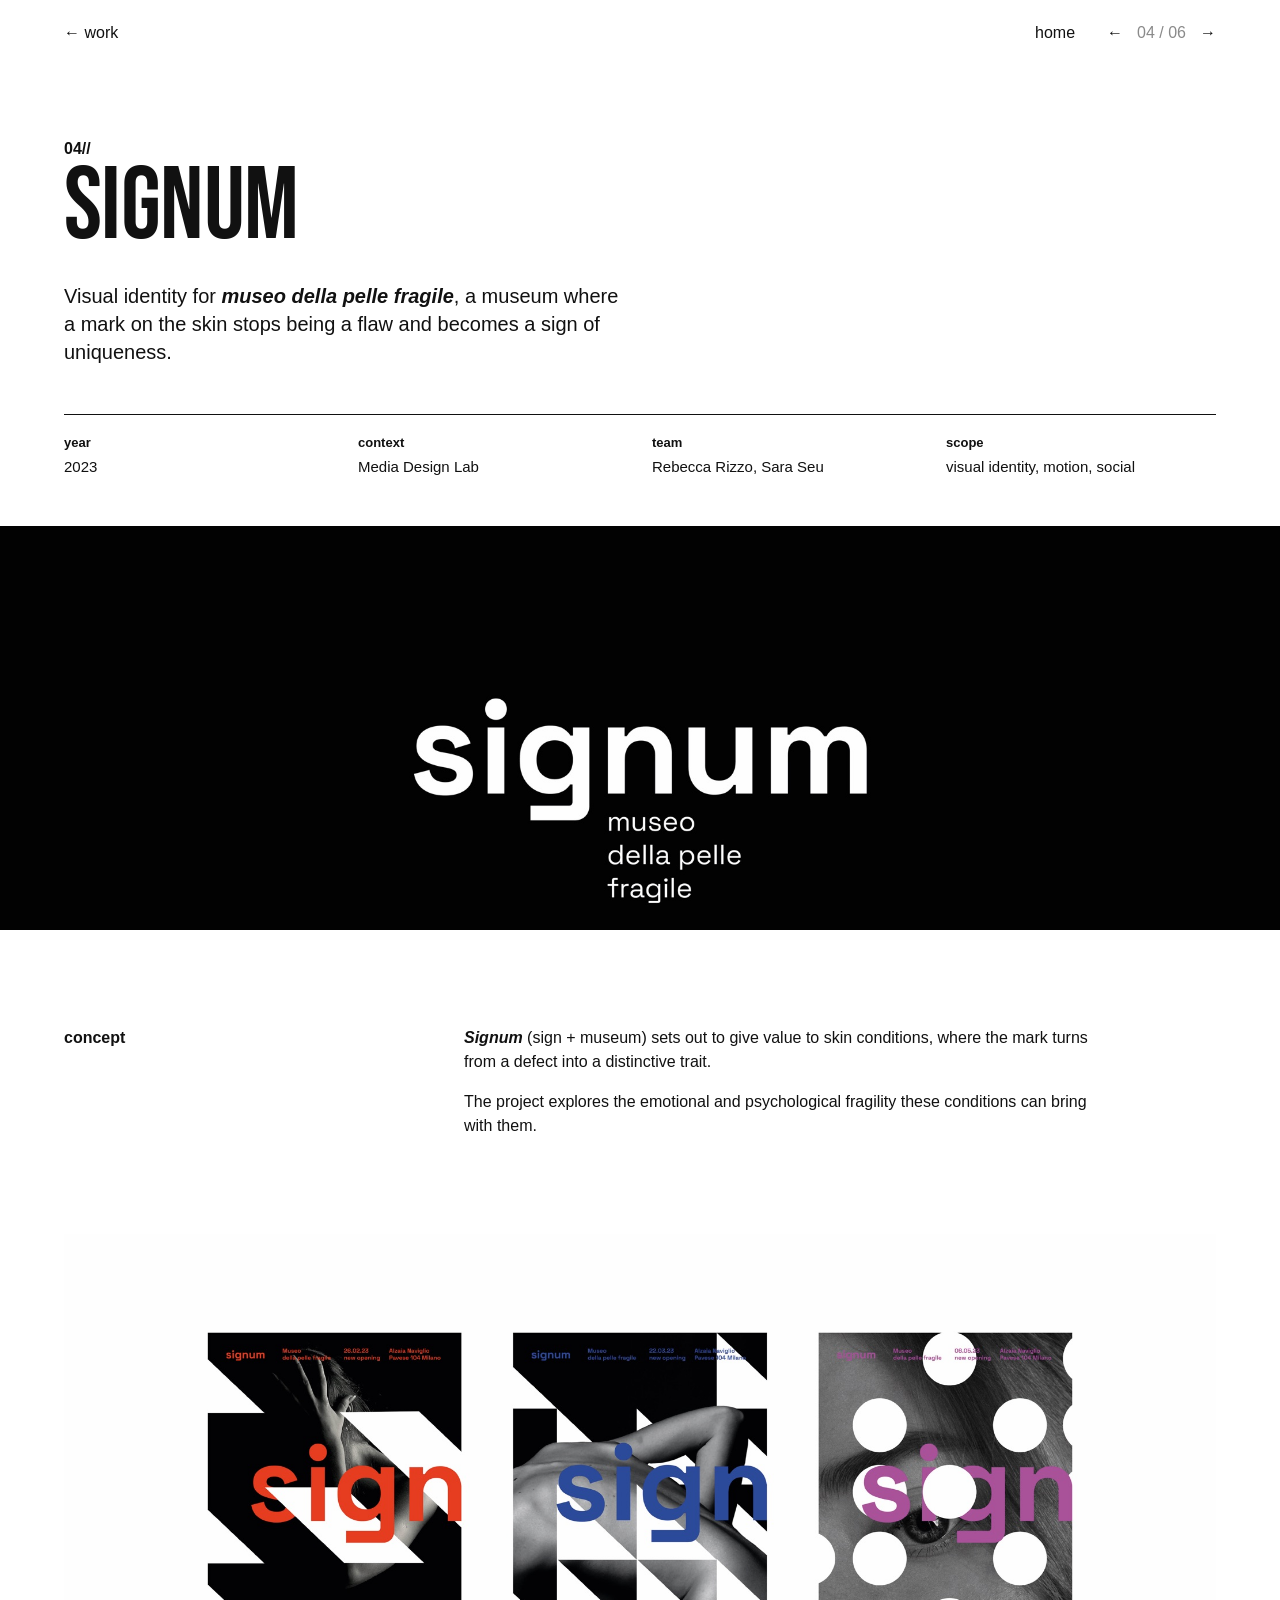
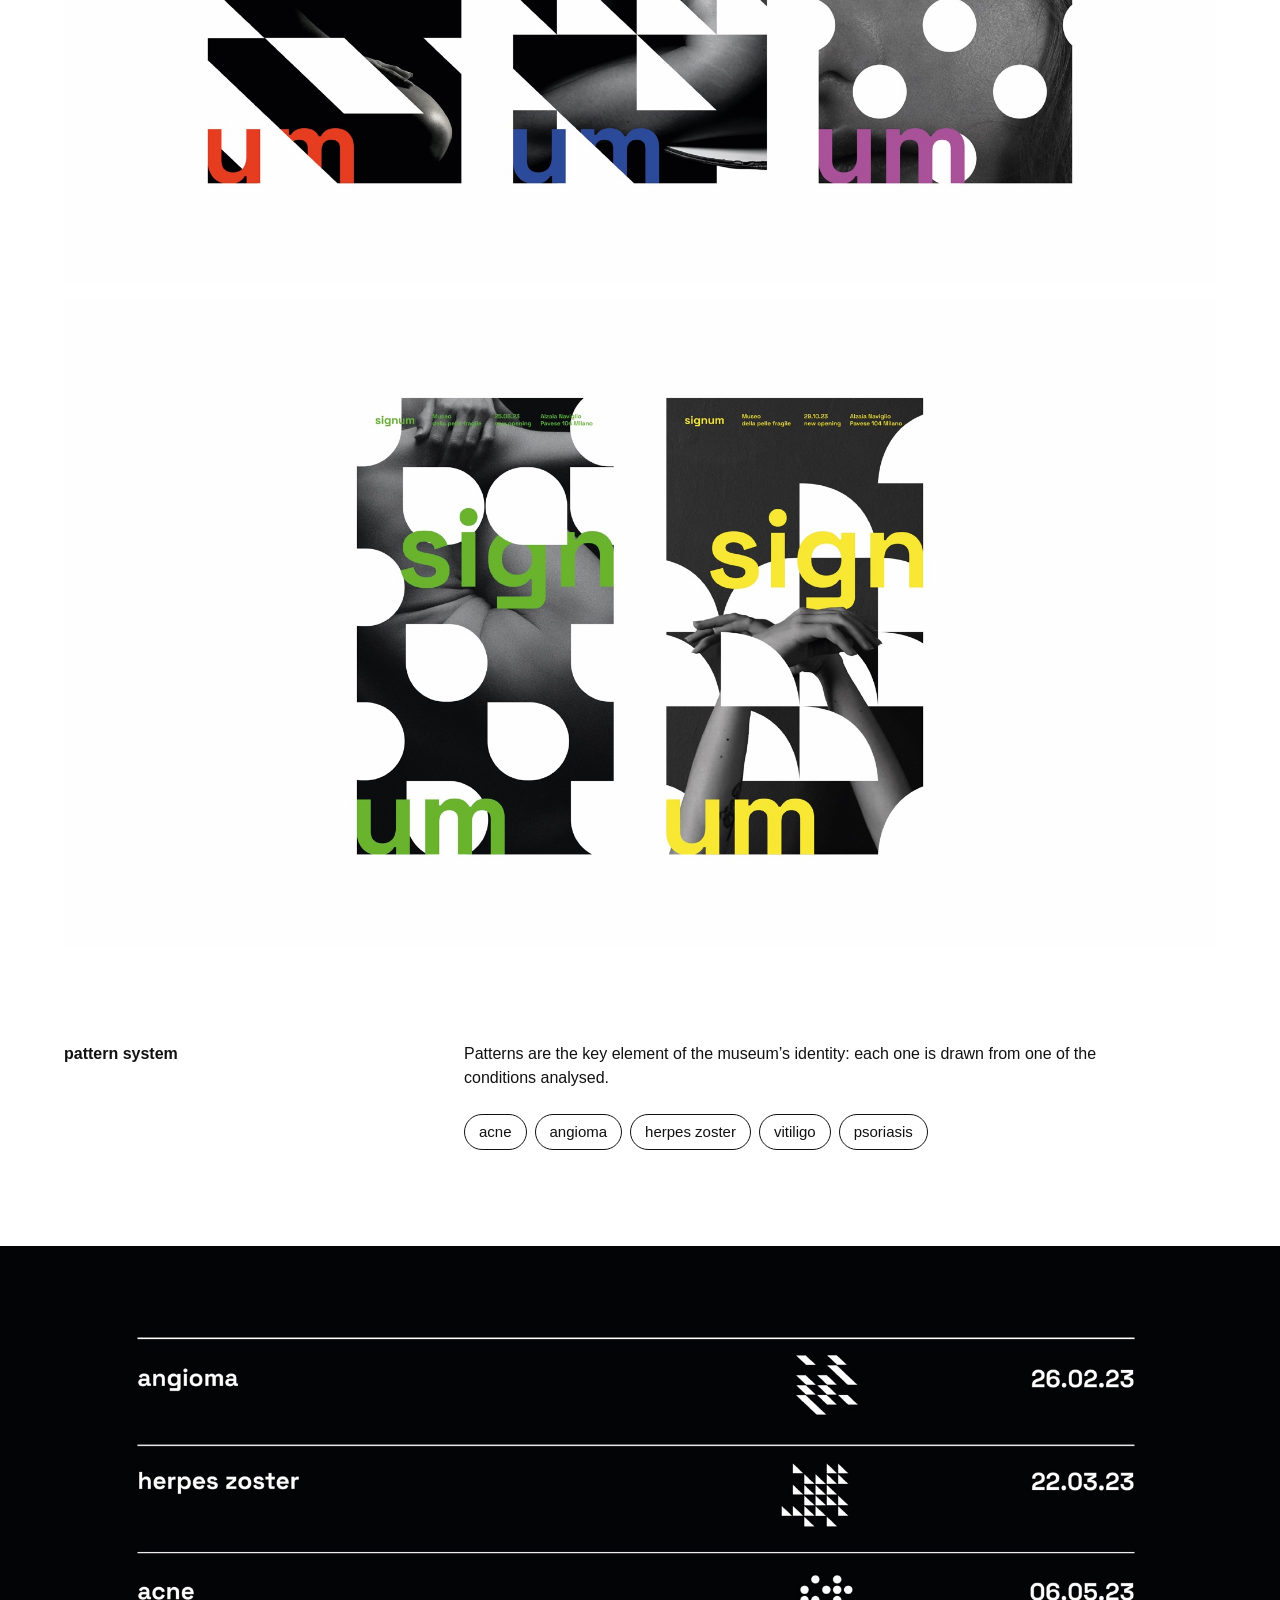
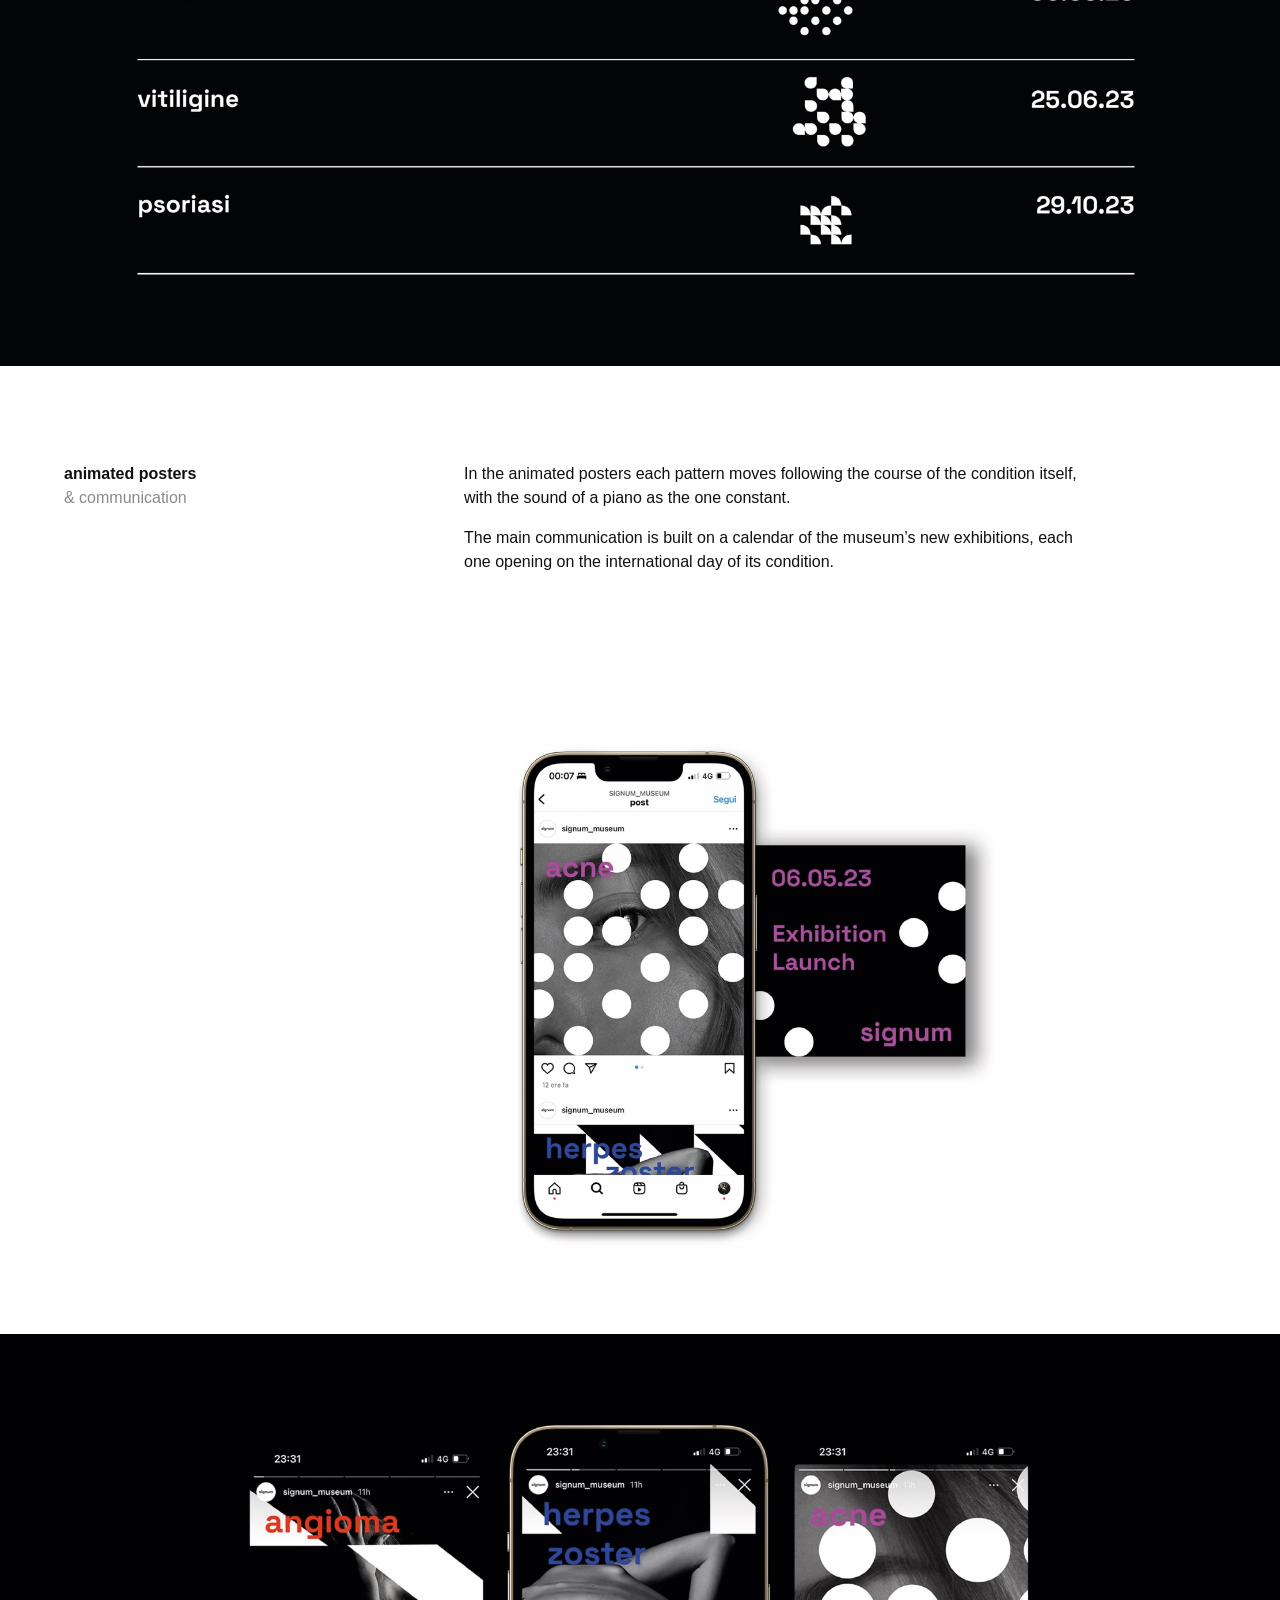
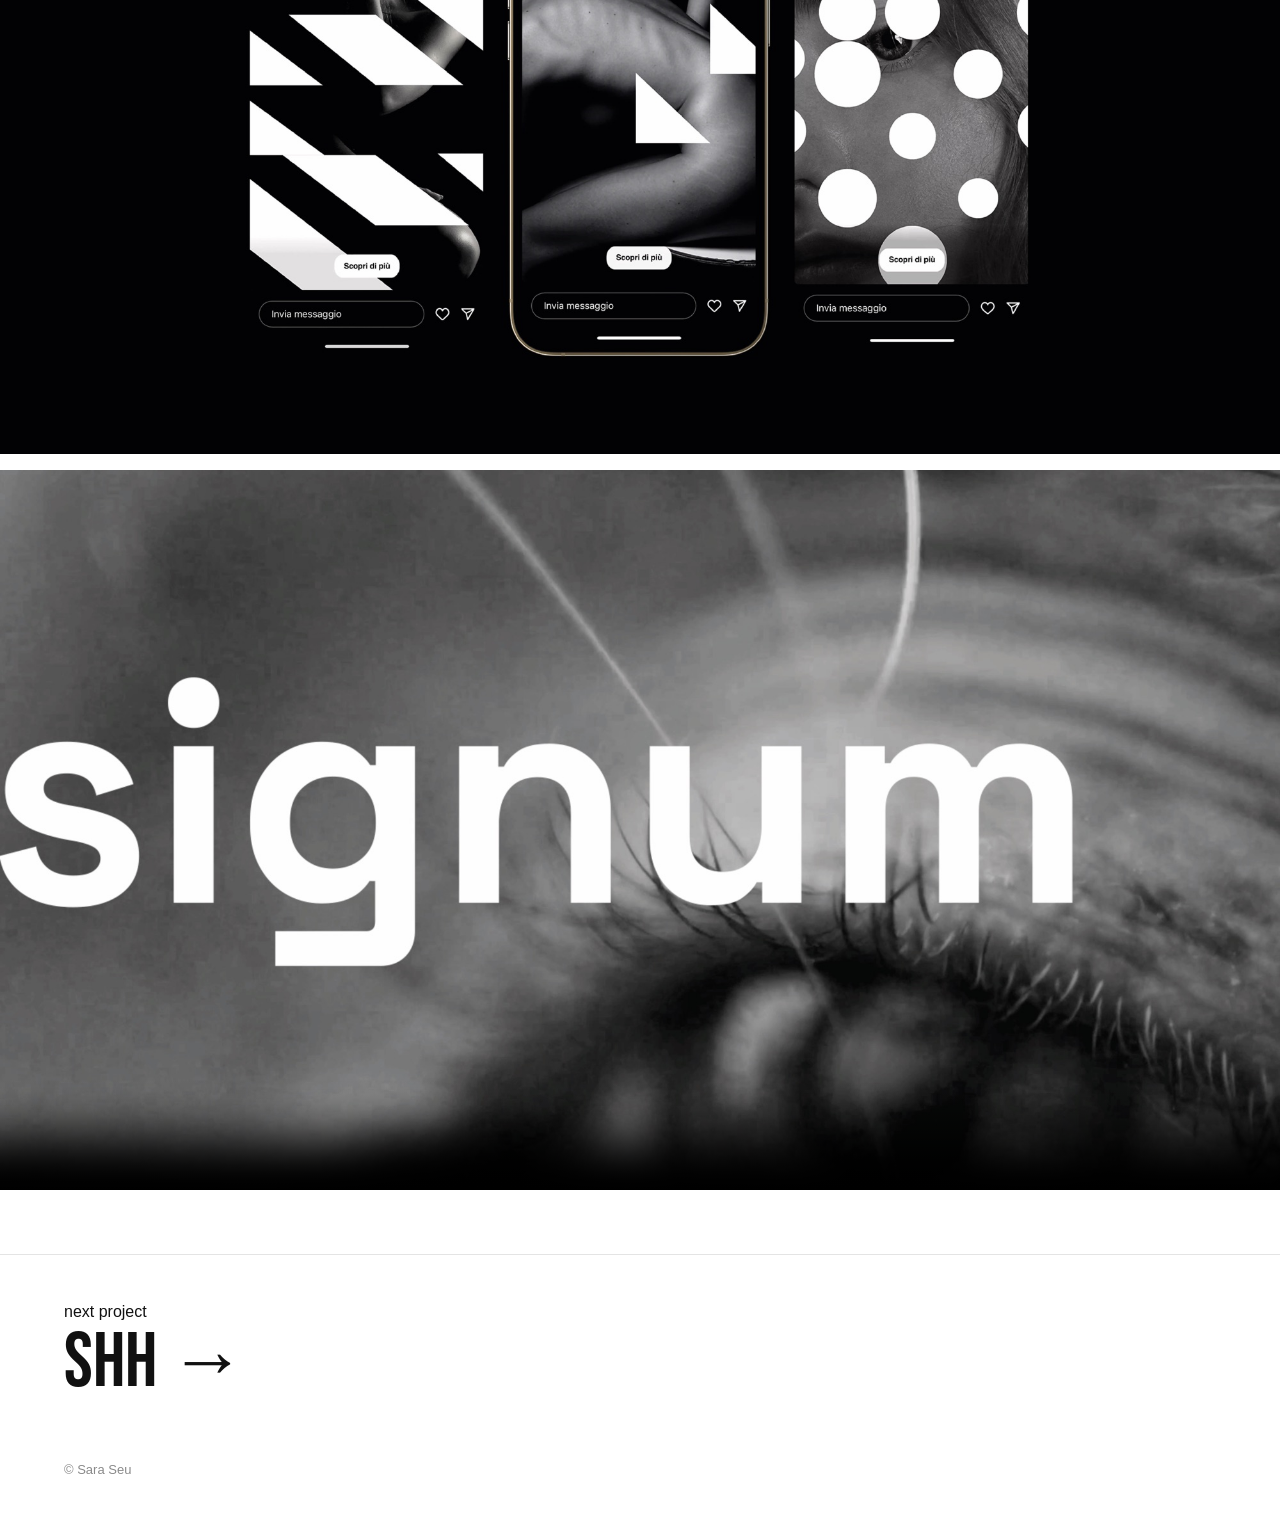
<file: signum.html>
<!doctype html>
<html lang="en">
  <head>
    <meta charset="UTF-8" />
    <meta name="viewport" content="width=device-width, initial-scale=1.0" />
    <title>Signum — Sara Seu</title>
    <meta
      name="description"
      content="Signum, museo della pelle fragile: visual identity, animated posters and social campaign for a museum of skin conditions."
    />
    <link rel="stylesheet" href="project-style.css?v=12" />
  </head>
  <body>
    <header class="topbar">
      <a href="/work">← work</a>
      <nav class="pager" aria-label="Projects">
        <a href="/">home</a>
        <a href="/divento-pesaro" aria-label="Previous project: DiVento Pesaro">←</a>
        <span class="index">04 / 06</span>
        <a href="/shh" aria-label="Next project: Shh…">→</a>
      </nav>
    </header>

    <main>
      <section class="hero">
        <p class="number">04//</p>
        <h1>Signum</h1>
        <p class="lede">
          Visual identity for <em>museo della pelle fragile</em>, a museum
          where a mark on the skin stops being a flaw and becomes a sign of
          uniqueness.
        </p>

        <dl class="meta">
          <div>
            <dt>year</dt>
            <dd>2023</dd>
          </div>
          <div>
            <dt>context</dt>
            <dd>Media Design Lab</dd>
          </div>
          <div>
            <dt>team</dt>
            <dd>Rebecca Rizzo, Sara Seu</dd>
          </div>
          <div>
            <dt>scope</dt>
            <dd>visual identity, motion, social</dd>
          </div>
        </dl>
      </section>

      <figure class="media bleed dark">
        <img
          src="images/signum/logo.jpg"
          alt="The Signum logotype in white on black, with the tagline museo della pelle fragile."
          width="2000"
          height="630"
        />
      </figure>

      <section class="block">
        <h2>concept</h2>
        <div class="body">
          <p>
            <em>Signum</em> (sign + museum) sets out to give value to skin
            conditions, where the mark turns from a defect into a
            distinctive trait.
          </p>
          <p>
            The project explores the emotional and psychological fragility
            these conditions can bring with them.
          </p>
        </div>
      </section>

      <figure class="media">
        <img
          src="images/signum/posters-1.jpg"
          alt="Three Signum posters: black-and-white photographs of skin cut by geometric patterns, with the word signum in red, blue and violet."
          width="2000"
          height="1125"
          loading="lazy"
        />
      </figure>

      <figure class="media">
        <img
          src="images/signum/posters-2.jpg"
          alt="Two more Signum posters with rounded patterns over photographs of hands and arms, lettering in acid green."
          width="2000"
          height="1125"
          loading="lazy"
        />
      </figure>

      <section class="block">
        <h2>pattern system</h2>
        <div class="body">
          <p>
            Patterns are the key element of the museum’s identity: each one
            is drawn from one of the conditions analysed.
          </p>
          <ul class="tags">
            <li>acne</li>
            <li>angioma</li>
            <li>herpes zoster</li>
            <li>vitiligo</li>
            <li>psoriasis</li>
          </ul>
        </div>
      </section>

      <figure class="media bleed dark">
        <img
          src="images/signum/calendar.jpg"
          alt="Exhibition calendar on black: angioma, herpes zoster, acne, vitiligo and psoriasis, each with its pattern and opening date in 2023."
          width="2000"
          height="1125"
          loading="lazy"
        />
      </figure>

      <section class="block">
        <h2>animated posters <span>&amp; communication</span></h2>
        <div class="body">
          <p>
            In the animated posters each pattern moves following the course
            of the condition itself, with the sound of a piano as the one
            constant.
          </p>
          <p>
            The main communication is built on a calendar of the museum’s
            new exhibitions, each one opening on the international day of
            its condition.
          </p>
        </div>
      </section>

      <figure class="media">
        <img
          src="images/signum/instagram-post.jpg"
          alt="Instagram post on a phone announcing the acne exhibition launch on 06.05.23, next to a matching invitation card."
          width="2000"
          height="1125"
          loading="lazy"
        />
      </figure>

      <figure class="media bleed dark">
        <img
          src="images/signum/stories.jpg"
          alt="Three Instagram stories for angioma, herpes zoster and acne, each with its own colour and pattern."
          width="2000"
          height="1125"
          loading="lazy"
        />
      </figure>

      <figure class="media bleed dark">
        <video
          controls
          preload="none"
          playsinline
          poster="images/signum/eye.jpg"
          width="1280"
          height="720"
        >
          <source src="images/signum/signum.mp4" type="video/mp4" />
        </video>
      </figure>

      <a class="next" href="/shh">
        <small>next project</small>
        <strong>Shh</strong>
      </a>
    </main>

    <footer class="credits">© Sara Seu</footer>
  </body>
</html>
</file>
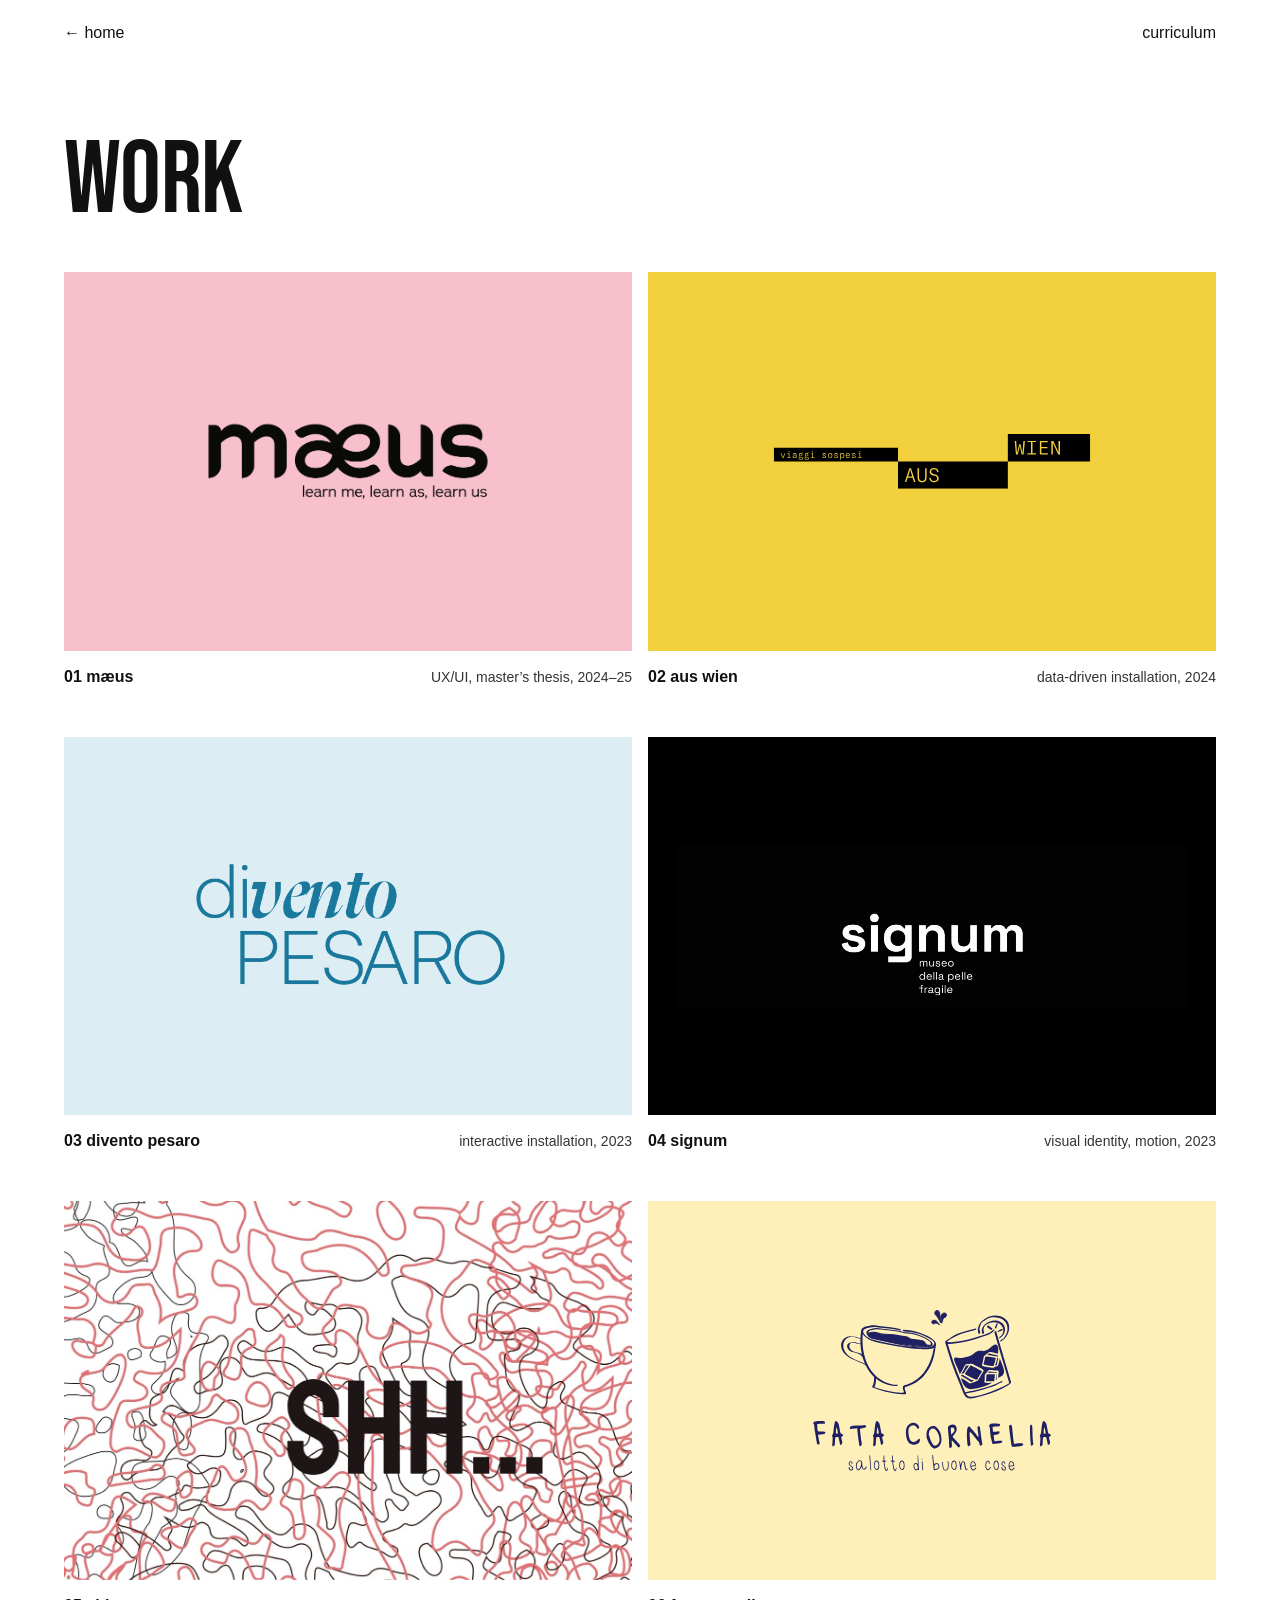
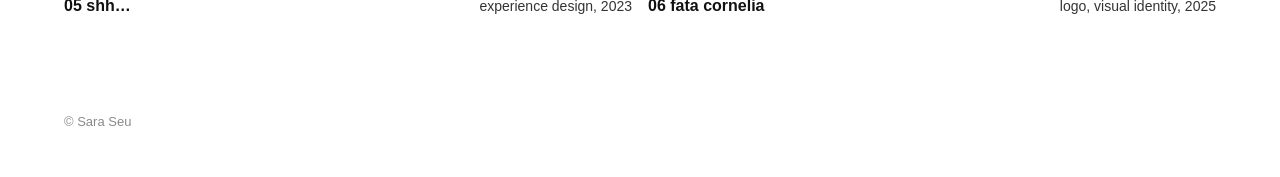
<file: work.html>
<!doctype html>
<html lang="en">
  <head>
    <meta charset="UTF-8" />
    <meta name="viewport" content="width=device-width, initial-scale=1.0" />
    <title>Work — Sara Seu</title>
    <meta name="description" content="Selected projects by Sara Seu, UX/UI, graphic and interaction designer." />
    <link rel="stylesheet" href="project-style.css?v=12" />
  </head>
  <body>
    <header class="topbar">
      <a href="/">← home</a>
      <a href="/curriculum">curriculum</a>
    </header>

    <main>
      <section class="hero">
        <h1>Work</h1>
      </section>

      <ul class="work-grid">
        <li>
          <a href="/maeus">
            <span class="cover" style="--bg: #f7c0cc"><img src="images/work/maeus-logo.png" alt="Mæus logo" width="1440" height="566" /></span>
            <span class="label"><strong>01 Mæus</strong><small>UX/UI, master’s thesis, 2024–25</small></span>
          </a>
        </li>
        <li>
          <a href="/aus-wien">
            <span class="cover" style="--bg: #f2cf3d"><img src="images/work/aus-wien-logo.svg" alt="Aus Wien logo" width="1154" height="201" /></span>
            <span class="label"><strong>02 Aus Wien</strong><small>data-driven installation, 2024</small></span>
          </a>
        </li>
        <li>
          <a href="/divento-pesaro">
            <span class="cover" style="--bg: #dceef4"><img src="images/work/divento-logo.png" alt="DiVento Pesaro logo" width="2112" height="960" /></span>
            <span class="label"><strong>03 DiVento Pesaro</strong><small>interactive installation, 2023</small></span>
          </a>
        </li>
        <li>
          <a href="/signum">
            <span class="cover" style="--bg: #000"><img src="images/signum/logo.jpg" alt="Signum logo" width="2000" height="630" style="width: 90%" /></span>
            <span class="label"><strong>04 Signum</strong><small>visual identity, motion, 2023</small></span>
          </a>
        </li>
        <li>
          <a href="/shh">
            <span class="cover full"><img src="images/work/shh-cover.jpg" alt="Shh… logo on its contour-line pattern" width="1200" height="799" /></span>
            <span class="label"><strong>05 Shh…</strong><small>experience design, 2023</small></span>
          </a>
        </li>
        <li>
          <a href="/fata-cornelia">
            <span class="cover" style="--bg: #fff0b9"><img src="images/work/fata-cornelia-logo.svg" alt="Fata Cornelia logo" width="850" height="576" style="width: 42%" /></span>
            <span class="label"><strong>06 Fata Cornelia</strong><small>logo, visual identity, 2025</small></span>
          </a>
        </li>
      </ul>
    </main>

    <footer class="credits" style="padding-top: 96px">© Sara Seu</footer>
  </body>
</html>
</file>
<file: project-style.css>
@import url("https://api.fontshare.com/v2/css?f[]=general-sans@200,400,600,700&display=swap");
@import url("https://fonts.googleapis.com/css2?family=Bebas+Neue&display=swap");

/* ------------------------------------------------------------------
   Project pages — shared template
   ------------------------------------------------------------------ */

:root {
  color-scheme: light;
  --ink: #111;
  --muted: #333333;
  --soft: #8a8a8a;
  --bg: #ffffff;
  --line: #e4e4e4;
  --gutter: clamp(20px, 5vw, 64px);
  --display: "Bebas Neue", "Oswald", "Arial Narrow", sans-serif;
  --text: "General Sans", "Helvetica Neue", Helvetica, Arial, sans-serif;
}

* {
  box-sizing: border-box;
}

body {
  margin: 0;
  min-height: 100vh;
  font-family: var(--text);
  color: var(--ink);
  background: var(--bg);
  -webkit-font-smoothing: antialiased;
}

img {
  display: block;
  width: 100%;
  height: auto;
}

em {
  font-style: italic;
  font-weight: 600;
}

/* ---------- top bar ---------- */

.topbar {
  position: sticky;
  top: 0;
  z-index: 10;
  display: flex;
  justify-content: space-between;
  align-items: baseline;
  padding: 24px var(--gutter);
  font-size: 16px;
  background: rgba(255, 255, 255, 0.92);
  backdrop-filter: blur(6px);
}

.topbar a {
  color: var(--ink);
  text-decoration: none;
  position: relative;
  padding-bottom: 2px;
}

.topbar a::after {
  content: "";
  position: absolute;
  left: 0;
  bottom: 0;
  height: 1px;
  width: 0%;
  background: currentColor;
  transition: width 0.2s ease;
}

.topbar a:hover::after,
.topbar a:focus-visible::after {
  width: 100%;
}

.topbar .index {
  font-weight: 200;
  color: var(--soft);
}

/* home link + previous / next project arrows */
.pager {
  display: flex;
  align-items: baseline;
  gap: 14px;
}

.pager a:first-child {
  margin-right: 18px;
}

.pager .index {
  font-variant-numeric: tabular-nums;
}

/* ---------- hero ---------- */

.hero {
  padding: 8vh var(--gutter) 48px;
}

.hero .number {
  font-size: 16px;
  font-weight: 600;
  margin: 0 0 8px;
}

.hero h1 {
  margin: 0;
  font-family: var(--display);
  font-weight: 400;
  font-size: clamp(44px, 8vw, 120px);
  overflow-wrap: break-word;
  line-height: 0.82;
  letter-spacing: -0.005em;
  text-transform: uppercase;
}

.hero .lede {
  max-width: 560px;
  margin: 32px 0 0;
  font-size: 20px;
  font-weight: 200;
  line-height: 1.4;
}

.meta {
  display: grid;
  grid-template-columns: repeat(auto-fit, minmax(150px, 1fr));
  gap: 24px;
  margin: 48px 0 0;
  padding: 20px 0 0;
  border-top: 1px solid var(--ink);
}

.meta div {
  margin: 0;
}

.meta dt {
  font-size: 13px;
  font-weight: 600;
  margin-bottom: 6px;
}

.meta dd {
  margin: 0;
  font-size: 15px;
  font-weight: 200;
  line-height: 1.5;
}

/* ---------- media ---------- */

.media {
  margin: 0;
  padding: 0 var(--gutter);
}

.media.narrow {
  max-width: calc(760px + 2 * var(--gutter));
  margin-left: auto;
  margin-right: auto;
}

.media video {
  display: block;
  width: 100%;
  height: auto;
  background: #000;
}

.media + .media {
  margin-top: 16px;
}

.media.bleed {
  padding: 0;
}

.media.dark {
  background: #000;
}

.media figcaption {
  padding: 12px 0 0;
  font-size: 13px;
  font-weight: 200;
  color: var(--soft);
}

.media.bleed figcaption {
  padding-left: var(--gutter);
}

.media.dark figcaption {
  padding-bottom: 16px;
}

/* two images side by side, always the same height */
.pair {
  display: grid;
  grid-template-columns: 2.1fr 1fr;
  gap: 16px;
  align-items: stretch;
  padding: 0 var(--gutter);
}

.pair.even {
  grid-template-columns: 1fr 1fr;
}

.pair .media img {
  width: 100%;
  height: 100%;
  object-fit: cover;
  object-position: center;
}

/* even pairs: both images cropped to the same 3:2 frame */
.pair.even .media img {
  aspect-ratio: 3 / 2;
}

/* drawings and sketches: never cropped, centred on white */
.pair.contain .media img {
  object-fit: contain;
  background: #fff;
}

/* wide + tall pairs: the wide image sets the height, the tall one fills it */
.pair:not(.even) > .media:first-child img {
  aspect-ratio: 3 / 2;
}

.pair:not(.even) > .media:last-child {
  position: relative;
}

.pair:not(.even) > .media:last-child img {
  position: absolute;
  inset: 0;
}

.pair + .pair,
.media + .pair,
.pair + .media,
.panel + .pair,
.pair + .panel {
  margin-top: 16px;
}

@media (max-width: 720px) {
  .pair:not(.even) > .media:last-child {
    position: static;
  }

  .pair:not(.even) > .media:last-child img {
    position: static;
    height: auto;
    aspect-ratio: 2 / 3;
  }
}

@media (max-width: 560px) {
  .pair.even {
    grid-template-columns: 1fr;
  }
}

.pair .media {
  padding: 0;
  margin: 0;
}

/* coloured panel holding a logo or artwork */
.panel {
  display: grid;
  place-items: center;
  margin: 0 var(--gutter);
  padding: clamp(48px, 10vw, 140px) var(--gutter);
  background: var(--panel, #f4f4f4);
}

.panel img {
  width: min(560px, 100%);
}

.panel.bleed {
  margin: 0;
}

/* colour swatches */
.swatches {
  display: grid;
  grid-template-columns: repeat(auto-fit, minmax(160px, 1fr));
  gap: 16px;
  margin: 24px 0 0;
  padding: 0;
  list-style: none;
}

.swatches li {
  aspect-ratio: 3 / 2;
  display: flex;
  flex-direction: column;
  justify-content: flex-end;
  padding: 14px;
  font-size: 13px;
  line-height: 1.4;
  border: 1px solid var(--line);
}

.swatches b {
  font-weight: 600;
}

.block a {
  color: inherit;
  text-underline-offset: 3px;
  text-decoration-thickness: 1px;
}

/* ---------- text blocks ---------- */

.block {
  display: grid;
  grid-template-columns: minmax(0, 1fr) minmax(0, 2fr);
  gap: 24px;
  padding: 96px var(--gutter);
}

.block h2 {
  margin: 0;
  font-size: 16px;
  font-weight: 600;
}

.block h2 span {
  display: block;
  font-weight: 200;
  color: var(--soft);
}

.block .body {
  max-width: 640px;
}

.block p {
  margin: 0 0 16px;
  font-size: 20px;
  font-weight: 200;
  line-height: 1.5;
}

.block p:last-child {
  margin-bottom: 0;
}

.tags {
  display: flex;
  flex-wrap: wrap;
  gap: 8px;
  margin: 24px 0 0;
  padding: 0;
  list-style: none;
}

.tags li {
  padding: 6px 14px;
  border: 1px solid var(--ink);
  border-radius: 999px;
  font-size: 15px;
}

.numbered {
  columns: 2;
  column-gap: 32px;
  margin: 24px 0 0;
  padding: 0 0 0 1.6em;
  font-size: 15px;
  font-weight: 200;
  line-height: 1.8;
}

.numbered li::marker {
  font-weight: 600;
}

/* problem → solution rows */
.solutions {
  margin: 24px 0 0;
  padding: 0;
  list-style: none;
  border-top: 1px solid var(--line);
}

.solutions li {
  display: grid;
  grid-template-columns: 1fr auto 1fr;
  gap: 16px;
  align-items: baseline;
  padding: 14px 0;
  border-bottom: 1px solid var(--line);
  font-size: 16px;
  font-weight: 200;
  line-height: 1.4;
}

.solutions li::after {
  content: none;
}

.solutions .arrow {
  color: var(--soft);
}

.solutions b {
  font-weight: 600;
}

/* small labelled facts, e.g. interview numbers */
.figures {
  display: grid;
  grid-template-columns: repeat(4, minmax(0, 1fr));
  gap: 24px;
  margin: 32px 0 0;
}

.figures div {
  border-top: 1px solid var(--ink);
  padding-top: 12px;
}

.figures strong {
  display: block;
  font-family: var(--display);
  font-weight: 400;
  font-size: 64px;
  line-height: 1;
}

.figures span {
  font-size: 14px;
  font-weight: 200;
}

/* looping prototype clips */
.clips {
  display: grid;
  grid-template-columns: repeat(3, minmax(0, 1fr));
  gap: 16px;
  padding: 0 var(--gutter);
}

.clips figure {
  margin: 0;
}

.clips video {
  display: block;
  width: 100%;
  height: auto;
  background: #000;
}

.clips figcaption {
  padding-top: 10px;
  font-size: 13px;
  font-weight: 200;
  color: var(--soft);
}

@media (max-width: 720px) {
  .figures {
    grid-template-columns: repeat(2, minmax(0, 1fr));
  }

  .clips {
    grid-template-columns: 1fr;
  }

  .solutions li {
    grid-template-columns: 1fr;
    gap: 4px;
  }

  .solutions .arrow {
    display: none;
  }
}

/* ---------- work index ---------- */

.work-grid {
  display: grid;
  grid-template-columns: repeat(2, minmax(0, 1fr));
  gap: 48px 16px;
  margin: 0;
  padding: 0 var(--gutter);
  list-style: none;
}

.work-grid a {
  display: block;
  color: var(--ink);
  text-decoration: none;
}

.work-grid img {
  aspect-ratio: 3 / 2;
  object-fit: cover;
  transition: opacity 0.3s ease;
}

.work-grid a:hover img,
.work-grid a:focus-visible img {
  opacity: 0.85;
}

.work-grid .label {
  display: flex;
  justify-content: space-between;
  align-items: baseline;
  gap: 16px;
  padding-top: 14px;
}

.work-grid strong {
  font-family: var(--display);
  font-weight: 400;
  font-size: clamp(32px, 4vw, 56px);
  line-height: 0.9;
  text-transform: uppercase;
}

.work-grid small {
  font-size: 14px;
  font-weight: 200;
  color: var(--muted);
  text-align: right;
}

/* ---------- curriculum ---------- */

.cv-list {
  margin: 0;
  padding: 0;
  list-style: none;
  border-top: 1px solid var(--line);
}

.cv-list li {
  display: grid;
  grid-template-columns: minmax(0, 1fr) auto;
  gap: 4px 24px;
  padding: 16px 0;
  border-bottom: 1px solid var(--line);
}

.cv-list b {
  font-size: 18px;
  font-weight: 600;
}

.cv-list span {
  grid-column: 1;
  font-size: 15px;
  font-weight: 200;
  color: var(--muted);
}

.cv-list time {
  grid-column: 2;
  grid-row: 1;
  font-size: 15px;
  font-weight: 200;
  color: var(--soft);
  white-space: nowrap;
}

.portrait {
  width: min(100%, 360px);
  margin-top: 20px;
  aspect-ratio: 4 / 5;
  object-fit: cover;
}

.block a.mail {
  font-size: 20px;
  font-weight: 600;
}

@media (max-width: 720px) {
  .work-grid {
    grid-template-columns: 1fr;
  }
}

/* ---------- next project ---------- */

.next {
  display: block;
  padding: 48px var(--gutter) 64px;
  color: var(--ink);
  text-decoration: none;
  border-top: 1px solid var(--line);
  margin-top: 64px;
}

.next small {
  display: block;
  font-size: 16px;
  font-weight: 200;
  margin-bottom: 8px;
}

.next strong {
  display: block;
  font-family: var(--display);
  font-weight: 400;
  font-size: clamp(40px, 6vw, 80px);
  line-height: 0.9;
  text-transform: uppercase;
  transition: transform 0.3s ease;
}

.next:hover strong,
.next:focus-visible strong {
  transform: translateX(16px);
}

.next strong::after {
  content: " \2192";
}

footer.credits {
  padding: 0 var(--gutter) 48px;
  font-size: 13px;
  font-weight: 200;
  color: var(--soft);
}

/* ---------- old placeholder layout (pages not redesigned yet) ---------- */

.page {
  max-width: 900px;
  padding: 64px 24px 96px;
  margin: 0 auto;
}

.back {
  display: inline-block;
  margin-bottom: 32px;
  text-decoration: none;
  color: var(--ink);
}

.page h1 {
  margin: 0 0 16px;
  font-size: 40px;
  font-weight: 600;
}

.subtitle {
  font-size: 18px;
  color: var(--muted);
  margin: 0 0 32px;
  font-weight: 200;
}

.section {
  margin-top: 32px;
}

.section h2 {
  font-size: 20px;
  margin: 0 0 12px;
  font-weight: 600;
}

.section p,
.section ul {
  margin: 0 0 12px;
  color: var(--muted);
  font-size: 18px;
  font-weight: 200;
  line-height: 1.6;
}

/* ---------- small screens ---------- */

@media (max-width: 720px) {
  .meta {
    grid-template-columns: repeat(2, minmax(0, 1fr));
  }

  .block {
    grid-template-columns: 1fr;
    padding: 64px var(--gutter);
  }

  .block p,
  .hero .lede {
    font-size: 18px;
  }

  .pair {
    grid-template-columns: 1fr;
  }

  .numbered {
    columns: 1;
  }
}

/* ---------- text: 16px regular, first lines aligned with headings ---------- */

.block h2,
.block p,
.block li,
.block b {
  line-height: 1.5;
}

.block p {
  font-size: 16px;
  font-weight: 400;
}

.block .body > :first-child {
  margin-top: 0;
}

.block h2 span,
.meta dd,
.figures span,
.cv-list span,
.cv-list time {
  font-weight: 400;
}

.numbered,
.solutions li {
  font-size: 16px;
  font-weight: 400;
}

.numbered li {
  margin-bottom: 4px;
}

.cv-list {
  border-top: 0;
}

.cv-list li:first-child {
  padding-top: 0;
}

.cv-list b {
  font-size: 16px;
}

.cv-list span,
.cv-list time {
  font-size: 14px;
}

.block a.mail {
  font-size: 16px;
}

/* work cards: project logo on its brand colour */
.work-grid .cover {
  display: grid;
  place-items: center;
  aspect-ratio: 3 / 2;
  overflow: hidden;
  background: var(--bg, #f4f4f4);
  transition: opacity 0.3s ease;
}

.work-grid .cover img {
  width: 56%;
  height: auto;
  aspect-ratio: auto;
  object-fit: contain;
}

.work-grid .cover.full img {
  width: 100%;
  height: 100%;
  object-fit: cover;
}

.work-grid a:hover .cover,
.work-grid a:focus-visible .cover {
  opacity: 0.85;
}

.work-grid a:hover img,
.work-grid a:focus-visible img {
  opacity: 1;
}

/* work cards: project names in 16px bold lowercase */
.work-grid strong {
  font-family: var(--text);
  font-size: 16px;
  font-weight: 600;
  line-height: 1.5;
  text-transform: lowercase;
}

.work-grid small {
  font-size: 14px;
  font-weight: 400;
}

/* curriculum: portrait top-aligned with the first line of the about text */
.about .portrait {
  margin-top: 0;
}

.visually-hidden {
  position: absolute;
  width: 1px;
  height: 1px;
  overflow: hidden;
  clip: rect(0 0 0 0);
  white-space: nowrap;
}

/* curriculum header: name on the left, contacts on the right (as in the CV PDF) */
.hero--cv {
  display: grid;
  grid-template-columns: minmax(0, 1fr) auto;
  column-gap: 48px;
  align-items: start;
}

.hero--cv .cv-side {
  padding-top: 6px;
}

.cv-contacts {
  display: grid;
  grid-template-columns: repeat(2, auto);
  grid-template-areas:
    "residence birth"
    "email linkedin";
  gap: 18px 48px;
  margin: 0;
  text-align: right;
}

.cv-contacts .c-email { grid-area: email; }
.cv-contacts .c-residence { grid-area: residence; }
.cv-contacts .c-linkedin { grid-area: linkedin; }
.cv-contacts .c-website { grid-area: website; }
.cv-contacts .c-birth { grid-area: birth; }

.cv-contacts dt {
  font-size: 13px;
  font-weight: 400;
  color: var(--soft);
  margin-bottom: 2px;
}

.cv-contacts dd {
  margin: 0;
  font-size: 16px;
  font-weight: 400;
}

.cv-contacts a {
  color: inherit;
  text-decoration: none;
}

.cv-contacts a:hover,
.cv-contacts a:focus-visible {
  text-decoration: underline;
  text-underline-offset: 3px;
}

.hero--cv .cv-links {
  display: flex;
  justify-content: flex-end;
  gap: 8px 28px;
  margin: 28px 0 0;
  font-size: 15px;
  font-weight: 400;
}

.hero--cv .cv-links a {
  color: inherit;
  text-decoration: underline;
  text-decoration-thickness: 1px;
  text-underline-offset: 4px;
}

.hero--cv .cv-links a:hover {
  text-decoration: none;
}

@media (max-width: 900px) {
  .hero--cv {
    display: block;
  }

  .hero--cv .cv-side {
    margin-top: 40px;
    padding-top: 0;
  }

  .cv-contacts {
    grid-template-columns: repeat(2, minmax(0, 1fr));
    grid-template-areas:
      "residence birth"
      "email linkedin";
    text-align: left;
  }

  .hero--cv .cv-links {
    justify-content: flex-start;
  }
}

/* curriculum header: role line sits on the same baseline as the email row */
.hero--cv {
  align-items: last baseline;
}

.hero--cv .cv-side {
  position: relative;
  padding-top: 0;
}

.hero--cv .cv-links {
  position: absolute;
  top: 100%;
  right: 0;
  white-space: nowrap;
}

@media (max-width: 900px) {
  .hero--cv .cv-links {
    position: static;
  }
}

/* phones: LinkedIn sits on the same row as the email, on the right */
@media (max-width: 560px) {
  .cv-contacts {
    grid-template-columns: auto auto;
    justify-content: space-between;
    column-gap: 16px;
  }

  .cv-contacts .c-email dd,
  .cv-contacts .c-linkedin dd {
    font-size: clamp(13px, 3.7vw, 16px);
  }
}

/* very narrow screens: not enough room for both, keep them stacked */
@media (max-width: 340px) {
  .cv-contacts {
    grid-template-areas:
      "residence birth"
      "email email"
      "linkedin linkedin";
  }
}
</file>
